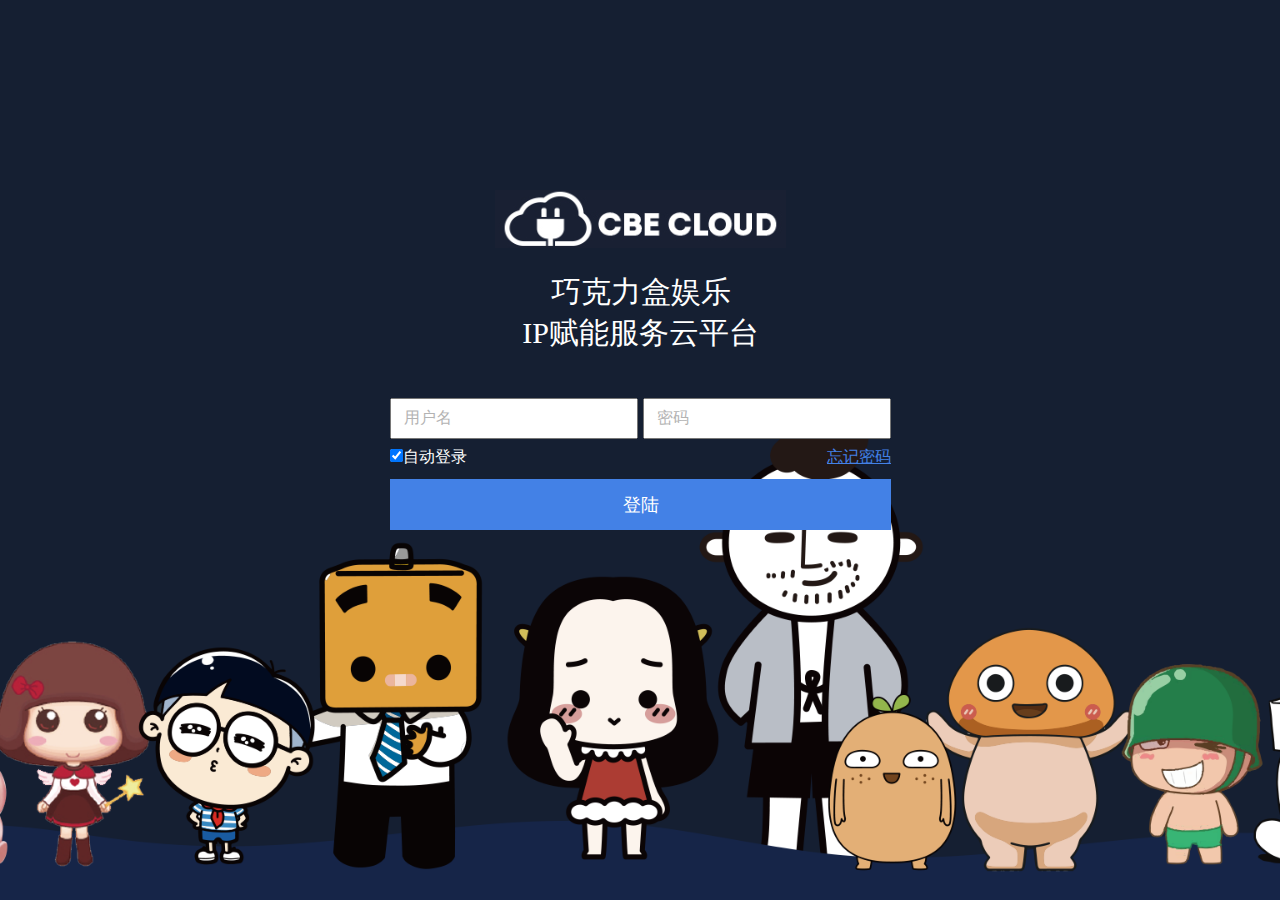
<file: data/lingshi/lingshi/index.html>
<!DOCTYPE html>
<html>
<head lang="en">
    <meta charset="UTF-8">
    <title>登陆</title>
    <link rel="stylesheet " type="text/css" href="css/login.css">
    <link rel="stylesheet " type="text/css" href="css/public.css">
</head>
<body>
<div class="login">
    <div class="login_content">
    <div>
        <img  class="login_img" src="img/logo+text.png">
    </div>
    <div class="login__name">
        <p style="font-family:SourceHanSansCN-Bold;font-size: 30px">巧克力盒娱乐</p>
        <p style="font-family:SourceHanSansCN-Regular;font-size: 30px">IP赋能服务云平台</p>
    </div>
    <div class="login_text">
        <div class="login_note"></div>
        <div style="height: 37px">
        <form id="loginform" name="loginform" autocomplete="on" method="post">
        <input  style="float: left"  name="email" id="email"  placeholder="用户名"/>
        <input  style="float: right" type="password" id="password" placeholder="密码"/>
         </form>
        </div>
        <div class="login_forget">
            <span style="float: left"><input  style="padding: 0" id="isRemberPwdId" type="checkbox"/>自动登录</span>
            <span style="float: right"><a href="#" style="color: #4381E6">忘记密码</a></span>
        </div>
        <button class="tologin" onclick="login()">登陆</button>
    </div>
    </div>
</div>
<script src="./lib/jquery-1.11.3.js"></script>
<script src="js/login.js"></script>
<script>
    //获取当前屏幕高度
    var crruntheight=$(window).height()
    var crruntwidth=$(window).width()
    $(".login").css("height",crruntheight)
    $(".login").css("width",crruntwidth)
    $(".login_content").css("top",crruntheight/2-260+"px")
    $(".login_content").css("left",crruntwidth/2-250+"px")
    /*窗口变化的时候*/
    window.onresize=function(){
        var crruntheight1=$(window).height()
        var crruntwidth1=$(window).width()
        $(".login").css("height",crruntheight1)
        $(".login").css("width",crruntwidth1)
        $(".login_content").css("top",crruntheight1/2-260+"px")
        $(".login_content").css("left",crruntwidth1/2-250+"px")
    }

</script>
</body>
</html>
</file>
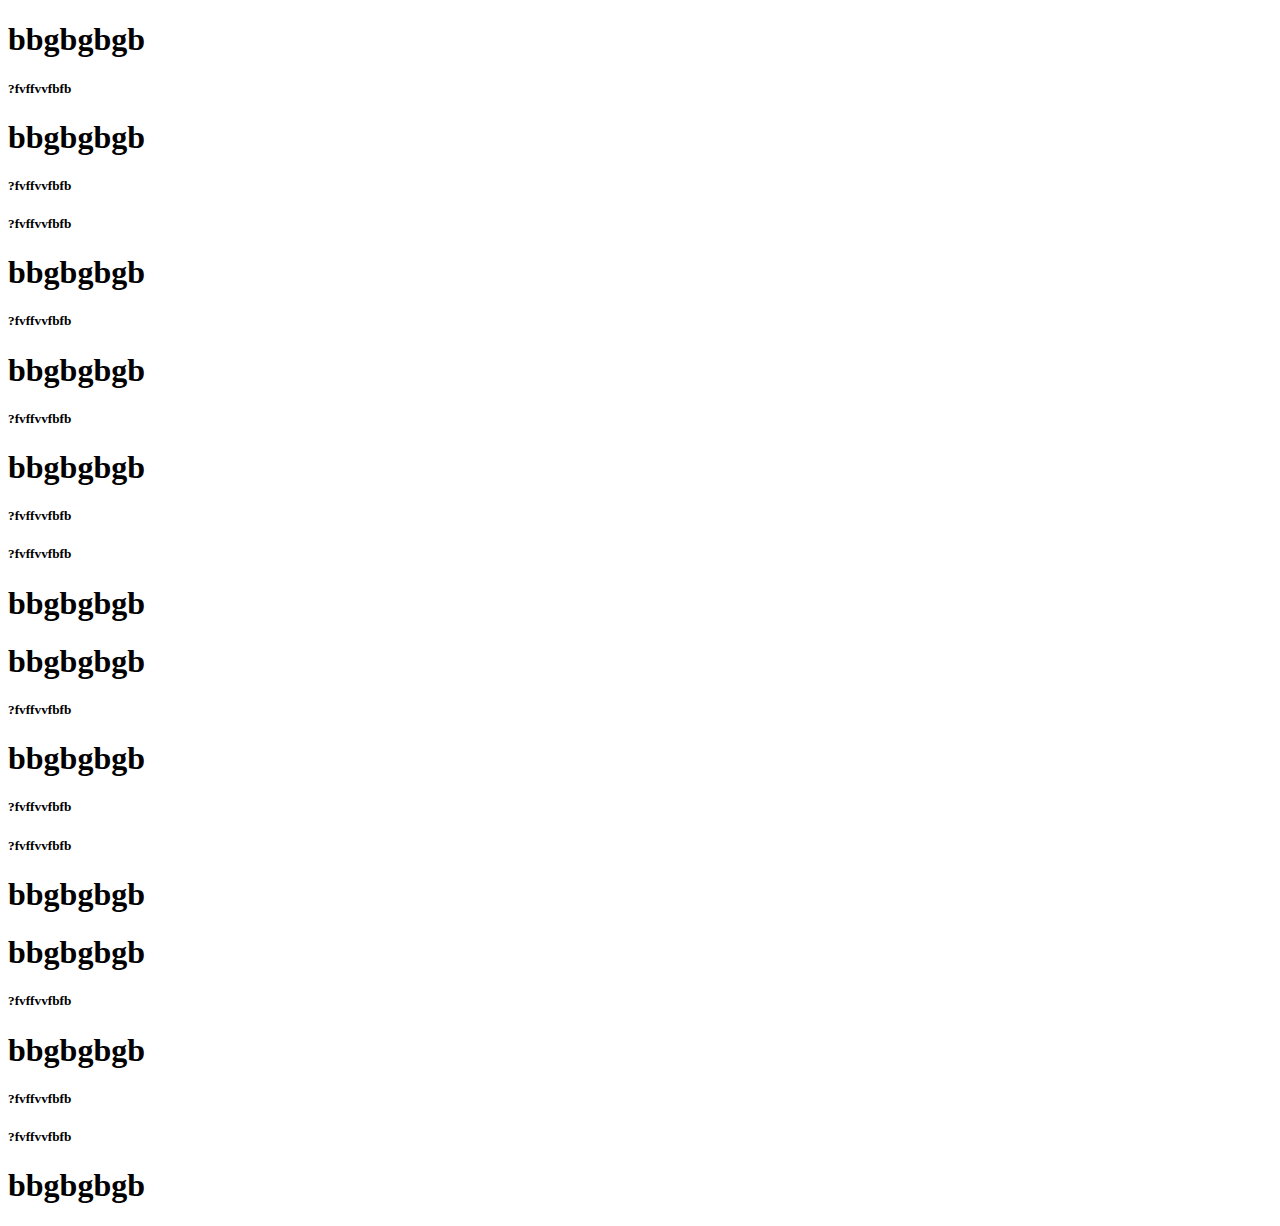
<file: vvv.html>
<!DOCTYPE html>
<html lang="en">
<head>
    <meta charset="UTF-8">
    <title>Title</title>
</head>
<body>
<h1>bbgbgbgb</h1>
<h5>?fvffvvfbfb</h5><h1>bbgbgbgb</h1>
<h5>?fvffvvfbfb</h5>
<h5>?fvffvvfbfb</h5><h1>bbgbgbgb</h1>
<h5>?fvffvvfbfb</h5>




<h1>bbgbgbgb</h1>
<h5>?fvffvvfbfb</h5><h1>bbgbgbgb</h1>
<h5>?fvffvvfbfb</h5>
<h5>?fvffvvfbfb</h5><h1>bbgbgbgb</h1><h1>bbgbgbgb</h1>
<h5>?fvffvvfbfb</h5><h1>bbgbgbgb</h1>
<h5>?fvffvvfbfb</h5>
<h5>?fvffvvfbfb</h5><h1>bbgbgbgb</h1><h1>bbgbgbgb</h1>
<h5>?fvffvvfbfb</h5><h1>bbgbgbgb</h1>
<h5>?fvffvvfbfb</h5>
<h5>?fvffvvfbfb</h5><h1>bbgbgbgb</h1>
</body>
</html>
</file>
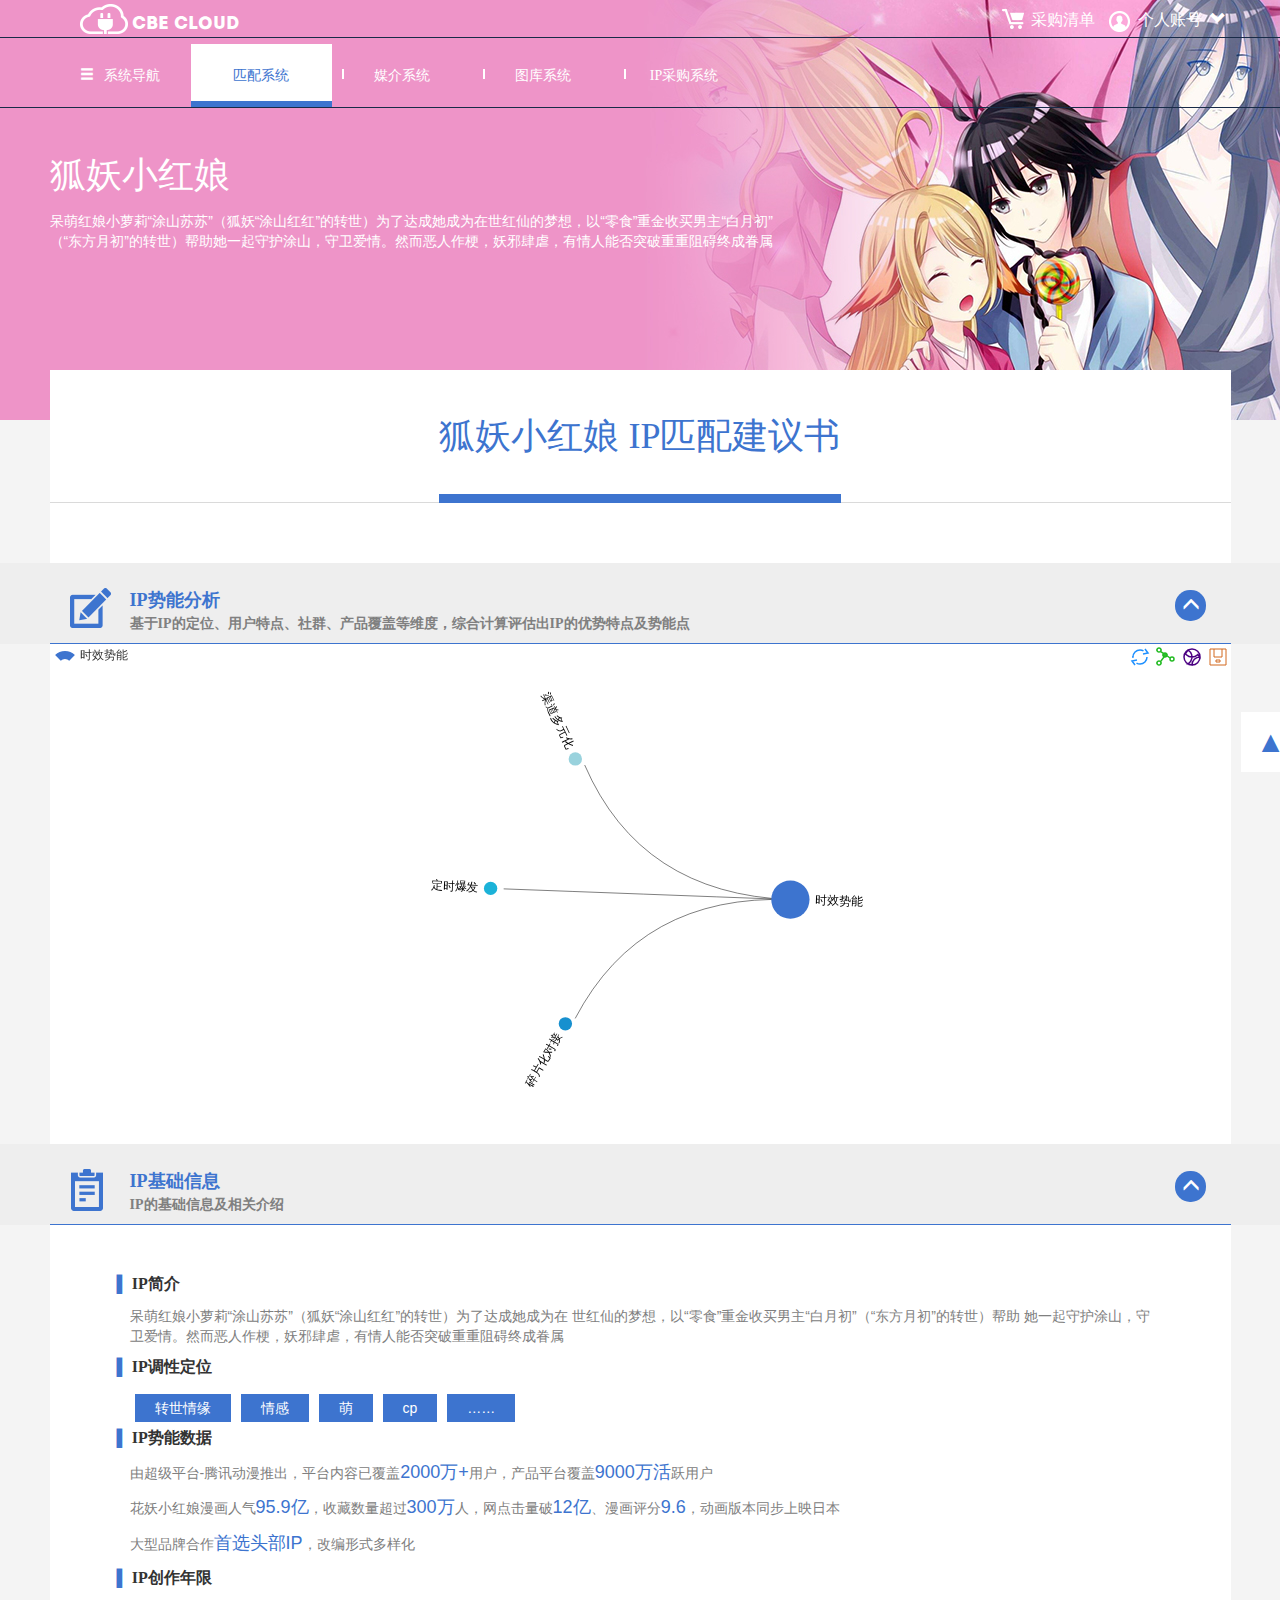
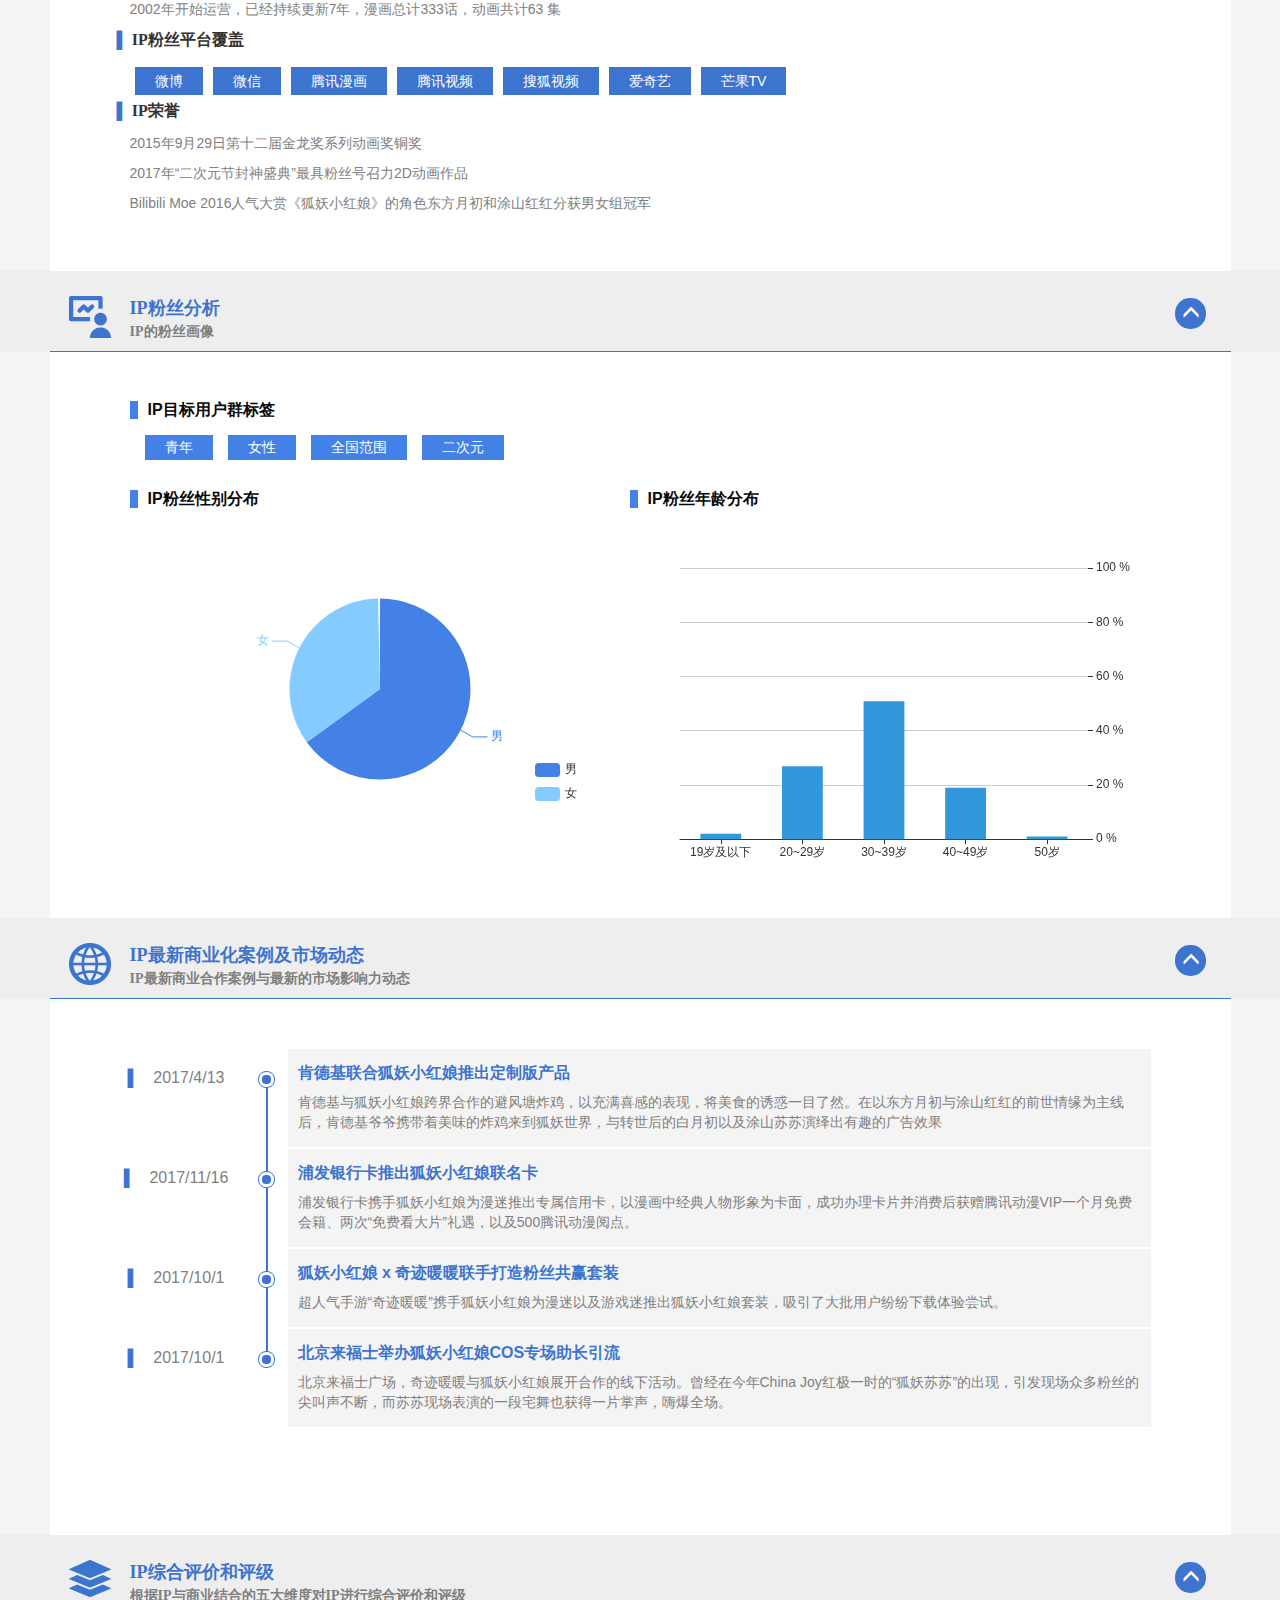
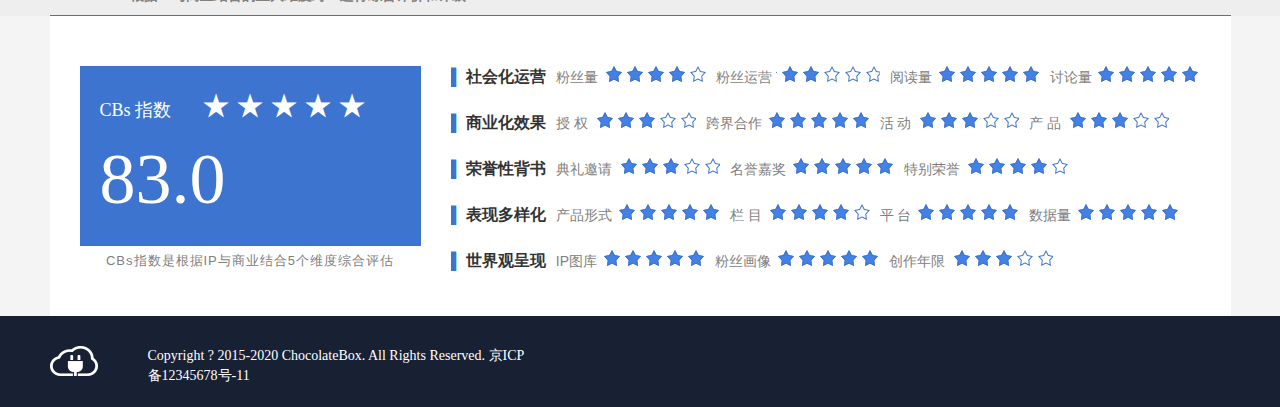
<file: data/lingshi/lingshi/matching_proposal_hyxhn.html>
<!DOCTYPE html>
<html>
<head lang="en">
    <meta charset="UTF-8">
    <title>狐妖小红娘匹配建议说明书</title>
    <!-- 4. 强制IE浏览使用最新的版本来渲染网页-->
    <meta http-equiv="x-ua-compatible" content="IE=edge"/>
    <!--  5. 移动设备做优先  ，比如网页大小， 是否允许缩放-->
    <meta name="viewport" content="width=device-width,initial-scale=1.0,minimum-scale=1.0,maximum-scale=1.0,user-scalable=no" />
    <link rel="stylesheet " type="text/css" href="css/public.css">
    <link rel="stylesheet " type="text/css" href="css/nav&footer.css">
    <link rel="stylesheet " type="text/css" href="css/photo_system.css">
    <link rel="stylesheet " type="text/css" href="css/media_system.css">
    <link rel="stylesheet " type="text/css" href="css/matching_proposal.css">
    <link rel="stylesheet " type="text/css" href="css/hyxhn.css">
    <!-- 引入 Bootstrap -->
    <link href="./lib/bootstrap-3.3.5-dist/css/bootstrap.css" rel="stylesheet">
    <!-- 6. 针对IE 9 以下版本对HTML5的兼容性问题。-->
    <!--[if lt IE 9]>
    <script src="https://cdn.bootcss.com/html5shiv/3.7.3/html5shiv.min.js"></script>
    <script src="https://cdn.bootcss.com/respond.js/1.4.2/respond.min.js"></script>
    <![endif]-->
</head>
<body  style="background-color: #f4f4f4">
<span class="pagename"  data-pagename="recommend"></span>
    <div id="nav"></div>
    <div class="banner">
    <div class="banner_text">
        <p>
            狐妖小红娘
        </p>
        <p>呆萌红娘小萝莉“涂山苏苏”（狐妖“涂山红红”的转世）为了达成她成为在世红仙的梦想，以“零食”重金收买男主“白月初”（“东方月初”的转世）帮助她一起守护涂山，守卫爱情。然而恶人作梗，妖邪肆虐，有情人能否突破重重阻碍终成眷属</p>
    </div>
</div>
    <div class="content">
  <div class="matching_proposal_title">
    <div class="matching_proposal_title_div">
     <span>
     狐妖小红娘 IP匹配建议书
     </span>
 </div>
  </div>
</div>
    <div  class="matching_proposal_content">
        <!--IP势能分析-->
        <div class="matching_proposal_content_list" >
            <div class="content_list_header">
                <div class="content_list_header_in" data-toggle="collapse" data-target="#analysis" data-itarget="1">
                    <div class="header_content">
                        <div class="header_content_icon">
                            <img src="./img/m_1.png"/>
                        </div>
                        <div class="header_content_text">
                            <p>IP势能分析</p>

                            <p>基于IP的定位、用户特点、社群、产品覆盖等维度，综合计算评估出IP的优势特点及势能点</p>
                        </div>
                        <div class="header_button_box">
                            <div  class="header_button" >
                                <span class=" glyphicon glyphicon-menu-up"></span>
                            </div>
                        </div>
                    </div>
                </div>
            </div>
            <div id="analysis" style="padding: 0" class="content_list_text    collapse in">
                <div style="height: 500px" id="content_list_analysis" class="content_list_analysis">
                 <!--   <img style="width: 100%;" src="img/hyxhn_p.jpg"/>-->
                </div>
            </div>
        </div>
        <!--IP基础信息-->
        <div class="matching_proposal_content_list" >
            <div class="content_list_header">
                <div class="content_list_header_in" data-toggle="collapse" data-target="#basics" data-itarget="2">
                    <div class="header_content">
                        <div class="header_content_icon">
                            <img src="./img/m_2.png"/>
                        </div>
                        <div class="header_content_text">
                            <p>IP基础信息</p>

                            <p>IP的基础信息及相关介绍</p>
                        </div>
                        <div  class="header_button_box">
                            <div class="header_button">
                                <span class=" glyphicon glyphicon-menu-up"></span>
                            </div>
                        </div>
                    </div>
                </div>
            </div>
            <div id="basics" class="content_list_text  collapse in">
                <div class="content_list_basics">
                    <div>
                        <div class="m_lable">
                            <span class="m_lable_p">▌</span>
                            <span class="m_lable_t">IP简介</span>
                        </div>
                        <p class="list_basics01">
                            呆萌红娘小萝莉“涂山苏苏”（狐妖“涂山红红”的转世）为了达成她成为在
                            世红仙的梦想，以“零食”重金收买男主“白月初”（“东方月初”的转世）帮助
                            她一起守护涂山，守卫爱情。然而恶人作梗，妖邪肆虐，有情人能否突破重重阻碍终成眷属
                        </p>
                    </div>
                    <div>
                        <div class="m_lable">
                            <span class="m_lable_p">▌</span>
                            <span class="m_lable_t">IP调性定位</span>
                        </div>
                        <div class="list_basics02">
                            <div>转世情缘</div>
                            <div>情感</div>
                            <div>萌</div>
                            <div>cp</div>
                            <div>……</div>
                        </div>
                    </div>
                    <div>
                        <div class="m_lable">
                            <span class="m_lable_p">▌</span>
                            <span class="m_lable_t">IP势能数据</span>
                        </div>
                        <div class="list_basics03">
                            <p>由超级平台-腾讯动漫推出，平台内容已覆盖<span>2000万+</span>用户，产品平台覆盖<span>9000万活</span>跃用户</p>

                            <p> 花妖小红娘漫画人气<span>95.9亿</span>，收藏数量超过<span>300万</span>人，网点击量破<span>12亿</span>、漫画评分<span>9.6</span>，动画版本同步上映日本</p>

                            <p>大型品牌合作<span>首选头部IP</span>，改编形式多样化</p>
                        </div>
                    </div>
                    <div>
                        <div class="m_lable">
                            <span class="m_lable_p">▌</span>
                            <span class="m_lable_t">IP创作年限</span>
                        </div>
                        <div class="list_basics04">
                            <p>2002年开始运营，已经持续更新7年，漫画总计333话，动画共计63 集</p>
                        </div>
                    </div>
                    <div>
                        <div class="m_lable">
                            <span class="m_lable_p">▌</span>
                            <span class="m_lable_t">IP粉丝平台覆盖</span>
                        </div>
                        <div class="list_basics05">
                            <div class="list_basics02">
                                <div>微博</div>
                                <div>微信</div>
                                <div>腾讯漫画</div>
                                <div>腾讯视频</div>
                                <div>搜狐视频</div>
                                <div>爱奇艺</div>
                                <div>芒果TV</div>
                            </div>
                        </div>
                    </div>
                    <div>
                        <div class="m_lable">
                            <span class="m_lable_p">▌</span>
                            <span class="m_lable_t">IP荣誉</span>
                        </div>
                        <div class="list_basics06">
                            <p>  2015年9月29日第十二届金龙奖系列动画奖铜奖 </p>
                            <p>  2017年“二次元节封神盛典”最具粉丝号召力2D动画作品</p>
                            <p>   Bilibili Moe 2016人气大赏《狐妖小红娘》的角色东方月初和涂山红红分获男女组冠军 </p>
                        </div>
                    </div>
                </div>
            </div>
        </div>
        <!-- IP粉丝势能分布-->
        <div class="matching_proposal_content_list" >
            <div class="content_list_header">
                <div class="content_list_header_in" data-toggle="collapse" data-target="#fans" data-itarget="3">
                    <div class="header_content">
                        <div class="header_content_icon">
                            <img src="./img/m_3.png"/>
                        </div>
                        <div class="header_content_text">
                            <p>IP粉丝分析</p>

                            <p>IP的粉丝画像</p>
                        </div>
                        <div  class="header_button_box" >
                            <div  class="header_button">
                                <span class=" glyphicon glyphicon-menu-up"></span>
                            </div>
                        </div>
                    </div>
                </div>
            </div>
            <div id="fans" class="content_list_text  collapse in">
            	<div class="target-user-grou">
					<div class="charts-title">IP目标用户群标签</div>
					<ul class="target-user-list">
						<li>青年</li>
						<li>女性</li>
						<li>全国范围</li>
						<li>二次元</li>
					</ul>
            	</div>
                <div class="content_list_fans">
	             
                    <div class="fans">
                        <div class="charts-title">IP粉丝性别分布</div>
                        <div class="fans_sex fan_map" id="fans_sex">
                        </div>
                    </div>
                    <div class="fans">
                        <div class="charts-title">IP粉丝年龄分布</div>
                        <div class="fans_age fan_map"  id="fans_age">
                        </div>
                    </div>
                </div>
            </div>
        </div>
        <!-- IP最新商业化案例及市场动态-->
        <div class="matching_proposal_content_list" >
            <div class="content_list_header">
                <div class="content_list_header_in" data-toggle="collapse" data-target="#work" data-itarget="4">
                    <div class="header_content">
                        <div class="header_content_icon">
                            <img src="./img/m_4.png"/>
                        </div>
                        <div class="header_content_text">
                            <p>IP最新商业化案例及市场动态</p>

                            <p>IP最新商业合作案例与最新的市场影响力动态</p>
                        </div>
                        <div   class="header_button_box">
                            <div  class="header_button">
                                <span class=" glyphicon glyphicon-menu-up"></span>
                            </div>
                        </div>
                    </div>
                </div>
            </div>
            <div  id="work"  class="content_list_text  collapse in">
                <div class="content_list_work">
                    <div class="time_line">
                        <div class="time_time">
                            <div style="margin-top: -10px;text-align: center">
                                <span style="color: #3D74CF;margin-left: -30px ;margin-right: 10px"> ▌</span>
                                <span>2017/4/13</span>
                            </div>
                            <div class="time_circle">
                                <div class="time_circle_in" > </div>
                            </div>
                        </div>
                        <div class="time_text">
                            <h6>肯德基联合狐妖小红娘推出定制版产品</h6>
                            <p>
                                肯德基与狐妖小红娘跨界合作的避风塘炸鸡，以充满喜感的表现，将美食的诱惑一目了然。在以东方月初与涂山红红的前世情缘为主线后，肯德基爷爷携带着美味的炸鸡来到狐妖世界，与转世后的白月初以及涂山苏苏演绎出有趣的广告效果
                            </p>
                        </div>
                    </div>
                    <div class="time_line">
                        <div class="time_time">
                            <div style="margin-top: -10px;text-align: center">
                                <span style="color: #3D74CF;margin-left: -30px ;margin-right: 10px"> ▌</span>
                                <span>2017/11/16</span>
                            </div>
                            <div class="time_circle">
                                <div class="time_circle_in" > </div>
                            </div>
                        </div>
                        <div class="time_text">
                            <h6>浦发银行卡推出狐妖小红娘联名卡</h6>
                            <p>
                                浦发银行卡携手狐妖小红娘为漫迷推出专属信用卡，以漫画中经典人物形象为卡面，成功办理卡片并消费后获赠腾讯动漫VIP一个月免费会籍、两次“免费看大片”礼遇，以及500腾讯动漫阅点。
                            </p>
                        </div>
                    </div>
                    <div class="time_line">
                        <div class="time_time">
                            <div style="margin-top: -10px;text-align: center">
                                <span style="color: #3D74CF;margin-left: -30px ;margin-right: 10px"> ▌</span>
                                <span>2017/10/1</span>
                            </div>
                            <div class="time_circle">
                                <div class="time_circle_in" > </div>
                            </div>
                        </div>
                        <div class="time_text">
                            <h6>狐妖小红娘 x 奇迹暖暖联手打造粉丝共赢套装</h6>
                            <p>
                                超人气手游“奇迹暖暖”携手狐妖小红娘为漫迷以及游戏迷推出狐妖小红娘套装，吸引了大批用户纷纷下载体验尝试。
                            </p>
                        </div>
                    </div>
                    <div class="time_line">
                        <div style="border-right:2px solid #fff" class="time_time">
                            <div style="margin-top: -10px;text-align: center">
                                <span style="color: #3D74CF;margin-left: -30px ;margin-right: 10px"> ▌</span>
                                <span>2017/10/1</span>
                            </div>
                            <div class="time_circle">
                                <div class="time_circle_in" > </div>
                            </div>
                        </div>
                        <div class="time_text">
                            <h6>北京来福士举办狐妖小红娘COS专场助长引流</h6>
                            <p>
                                北京来福士广场，奇迹暖暖与狐妖小红娘展开合作的线下活动。曾经在今年China Joy红极一时的“狐妖苏苏”的出现，引发现场众多粉丝的尖叫声不断，而苏苏现场表演的一段宅舞也获得一片掌声，嗨爆全场。
                            </p>
                        </div>
                    </div>
                </div>
            </div>
        </div>
       <!-- IP综合评价和评级-->
        <div class="matching_proposal_content_list">
            <div class="content_list_header">
                <div class="content_list_header_in"  data-toggle="collapse" data-target="#rate"  data-itarget="5">
                    <div class="header_content">
                        <div class="header_content_icon">
                            <img src="./img/m_5.png"/>
                        </div>
                        <div class="header_content_text">
                            <p>IP综合评价和评级</p>

                            <p>根据IP与商业结合的五大维度对IP进行综合评价和评级</p>
                        </div>
                        <div  class="header_button_box">
                            <div  class="header_button">
                                <span class=" glyphicon glyphicon-menu-up"></span>
                            </div>
                        </div>
                    </div>
                </div>
            </div>
            <div  id="rate"  class="content_list_text  collapse in">
                <div class="content_list_rate">
                    <div class="content_list_rate_all">
                      <div class="content_list_rate_all1">
                          <span>CBs 指数 &nbsp;&nbsp;&nbsp;&nbsp;&nbsp;
                              <span class="start">★★★★★</span></span>
                          <p>83.0</p>
                      </div>
                        <div class="all_configer" >
                            CBs指数是根据IP与商业结合5个维度综合评估
                        </div>
                    </div>
                    <div class="content_list_rate_detil">
                      <div class="rate_detil_list">
                         <div class="rate_detil_list_title">
                            <span style="color: #3D74CF">▌</span> 社会化运营
                           </div>
                          <div class="out_start">
                              <span >粉丝量</span>
                              <div  style="background-position: -20px 0" class="in_start"></div>
                          </div>
                          <div class="out_start">
                              <span >粉丝运营</span>
                              <div   style="background-position: -60px 0"class="in_start"></div>
                          </div>
                          <div class="out_start">
                              <span >阅读量</span>
                              <div  style="background-position: 0px 0" class="in_start"></div>
                          </div>
                          <div class="out_start">
                              <span >讨论量</span>
                              <div   style="background-position: 0px 0"class="in_start"></div>
                          </div>
                      </div>
                        <div class="rate_detil_list">
                            <div class="rate_detil_list_title">
                                <span style="color: #3D74CF">▌</span> 商业化效果
                            </div>
                            <div class="out_start">
                                <span >授 权</span>
                                <div style="background-position: -40px 0" class="in_start"></div>
                            </div>
                            <div class="out_start">
                                <span >跨界合作</span>
                                <div   style="background-position: 0px 0"class="in_start"></div>
                            </div>
                            <div class="out_start">
                                <span >活 动</span>
                                <div  style="background-position: -40px 0" class="in_start"></div>
                            </div>
                            <div class="out_start">
                                <span >产 品</span>
                                <div  style="background-position: -40px 0" class="in_start"></div>
                            </div>
                        </div>
                        <div class="rate_detil_list">
                            <div class="rate_detil_list_title">
                                <span style="color: #3D74CF">▌</span> 荣誉性背书
                            </div>
                            <div class="out_start">
                                <span >典礼邀请</span>
                                <div  style="background-position: -40px 0" class="in_start"></div>
                            </div>
                            <div class="out_start">
                                <span >名誉嘉奖</span>
                                <div  style="background-position: 0px 0" class="in_start"></div>
                            </div>
                            <div class="out_start">
                                <span >特别荣誉</span>
                                <div  style="background-position: -20px 0" class="in_start"></div>
                            </div>
                        </div>
                        <div class="rate_detil_list">
                            <div class="rate_detil_list_title">
                                <span style="color: #3D74CF">▌</span> 表现多样化
                            </div>

                            <div class="out_start">
                                <span >产品形式</span>
                                <div   style="background-position: 0px 0" class="in_start"></div>
                            </div>
                            <div class="out_start">
                                <span >栏 目</span>
                                <div  style="background-position: -20px 0" class="in_start"></div>
                            </div>
                            <div class="out_start">
                                <span >平 台</span>
                                <div class="in_start"></div>
                            </div>
                            <div class="out_start">
                                <span >数据量</span>
                                <div   style="background-position: 0px 0" class="in_start"></div>
                            </div>
                        </div>
                        <div class="rate_detil_list">
                            <div class="rate_detil_list_title">
                                <span style="color: #3D74CF">▌</span> 世界观呈现
                            </div>
                            <div class="out_start">
                                <span >IP图库</span>
                                <div   style="background-position: 0px 0"class="in_start"></div>
                            </div>
                            <div class="out_start">
                                <span >粉丝画像</span>
                                <div  style="background-position: 0px 0" class="in_start"></div>
                            </div>
                            <div class="out_start">
                                <span >创作年限</span>
                                <div   style="background-position: -40px 0"class="in_start"></div>
                            </div>
                        </div>
                    </div>
                </div>
            </div>
        </div>
            <div class="to_top_button">
                ▲
            </div>
    </div>
    <div id="footer">
    </div>
<!-- 2. 引入jQuery库： -->
    <script src="./lib/jquery-1.11.3.js"></script>
<!-- 3. 引入 bootstrap 的js文件：-->
<script src="./lib/bootstrap-3.3.5-dist/js/bootstrap.js"></script>
<script src="js/nav&footer.js"></script>
    <script src="lib/echarts.js"></script>
    <script>
        //ip势能分析
        var myChart = echarts.init(document.getElementById('content_list_analysis'));
        option = {
            title : {
                text: '',
                x:'right',
                y:'bottom'
            },
            tooltip : {
                trigger: 'item',
                formatter: function (params) {
                    if (params.indicator2) {    // is edge
                        return params.indicator2 + ' ' + params.name + ' ' + params.indicator;
                    } else {    // is node
                        return params.name
                    }
                }
            },
            toolbox: {
                show : true,
                feature : {
                    restore : {show: true},
                    magicType: {show: true, type: ['force', 'chord']},
                    saveAsImage : {show: true}
                }
            },
            color: [
                "#3D74CF", '#1790cf','#1bb2d8','#99d2dd','#88b0bb',
                '#1c7099','#038cc4','#75abd0','#afd6dd'
            ],

            legend: {
                x: 'left',
                data:['时效势能']
            },
            series : [
                {
                    name: '',
                    type:'chord',
                    sort : 'ascending',
                    sortSub : 'descending',
                    ribbonType: false,
                    radius: '60%',
                    itemStyle : {
                        normal : {
                            label : {
                                rotate : true
                            }
                        }
                    },
                    minRadius: 7,
                    maxRadius: 20,
                    // 使用 nodes links 表达和弦图
                    nodes: [
                        {name:'碎片化对接'},
                        {name:'定时爆发'},
                        {name:'渠道多元化'},
                        {name:'时效势能'},
                    ],
                    links: [
                        {source: '时效势能', target: '定时爆发', weight: 1, name: '效力'},
                        {source: '时效势能', target: '渠道多元化', weight: 1, name: '效力'},
                        {source: '时效势能', target: '碎片化对接', weight: 1, name: '效力'},
                    ]
                }
            ]
        };
        myChart.setOption(option);
    </script>
<script src="js/echarts.min.js"></script>
 <script src="js/china.js"></script>
<script src="js/matching_proposal.js"></script>
<script>
    var time_text=$(".time_text")
    var time_time=$(".time_time")
    //*时间线给左边的额div赋值*/
    for(var t=0;t<time_text.length;t++){
        var time_text_height=$($(".time_text")[t]).css("height")
        $($(".time_time")[t]).css("height",time_text_height)
    }
function tophoto(){location.href='photo_system.html'}
function tomedia(){location.href='media_system.html'}
//ip粉丝性别分布
    var myChart1 = echarts.init(document.getElementById('fans_sex'));
    var option1 = {
        tooltip : {
            trigger: 'item',
            formatter: "{a} <br/>{b} : {c} ({d}%)"
        },
        legend: {
            orient: 'vertical',
            x:400,
            y:250,
            data: ['男','女']
        },
        series : [
            {
                name: '粉丝性别',
                type: 'pie',
                radius : '50%',
                center: ['50%', '50%'],
                data:[
                    {value:65, name:'男'},
                    {value:35, name:'女'}
                ],
                itemStyle: {
                    emphasis: {
                        shadowBlur: 10,
                        shadowOffsetX: 0,
                        shadowColor: 'rgba(0, 0, 0, 0.5)'
                    }
                }
            }
        ],
        color:['#4381E6','#84CCFF']
    };
    myChart1.setOption(option1);
//ip粉丝年龄分布
    var myChart2 = echarts.init(document.getElementById('fans_age'));
    var  option2 = {
        color: ['#3398DB'],
        tooltip : {
            trigger: 'axis',
            axisPointer : {            // 坐标轴指示器，坐标轴触发有效
                type : 'shadow'        // 默认为直线，可选为：'line' | 'shadow'
            }
        },
        grid: {
            left: 50,
            bottom: '3%',
            width:450,
            containLabel: true
        },
        xAxis : [
            {
                type : 'category',
                data : ['19岁及以下', '20~29岁', '30~39岁', '40~49岁', '50岁'],
                axisTick: {
                    alignWithLabel: true
                },
            }
        ],
        yAxis : [
            {

                type: 'value',
                min: 0,
                max: 100,
                position: 'right',
                axisLabel: {
                    formatter: '{value} %'
                },
                axisLine:{
                    show:false,
                }
            }
           
        ],
        series : [
            {
                name:'粉丝人数',
                type:'bar',
                barWidth: '50%',
                data:[2, 27, 51, 19, 1]
            }
        ]
    };
    myChart2.setOption(option2);
</script>
</body>
</html>
</file>
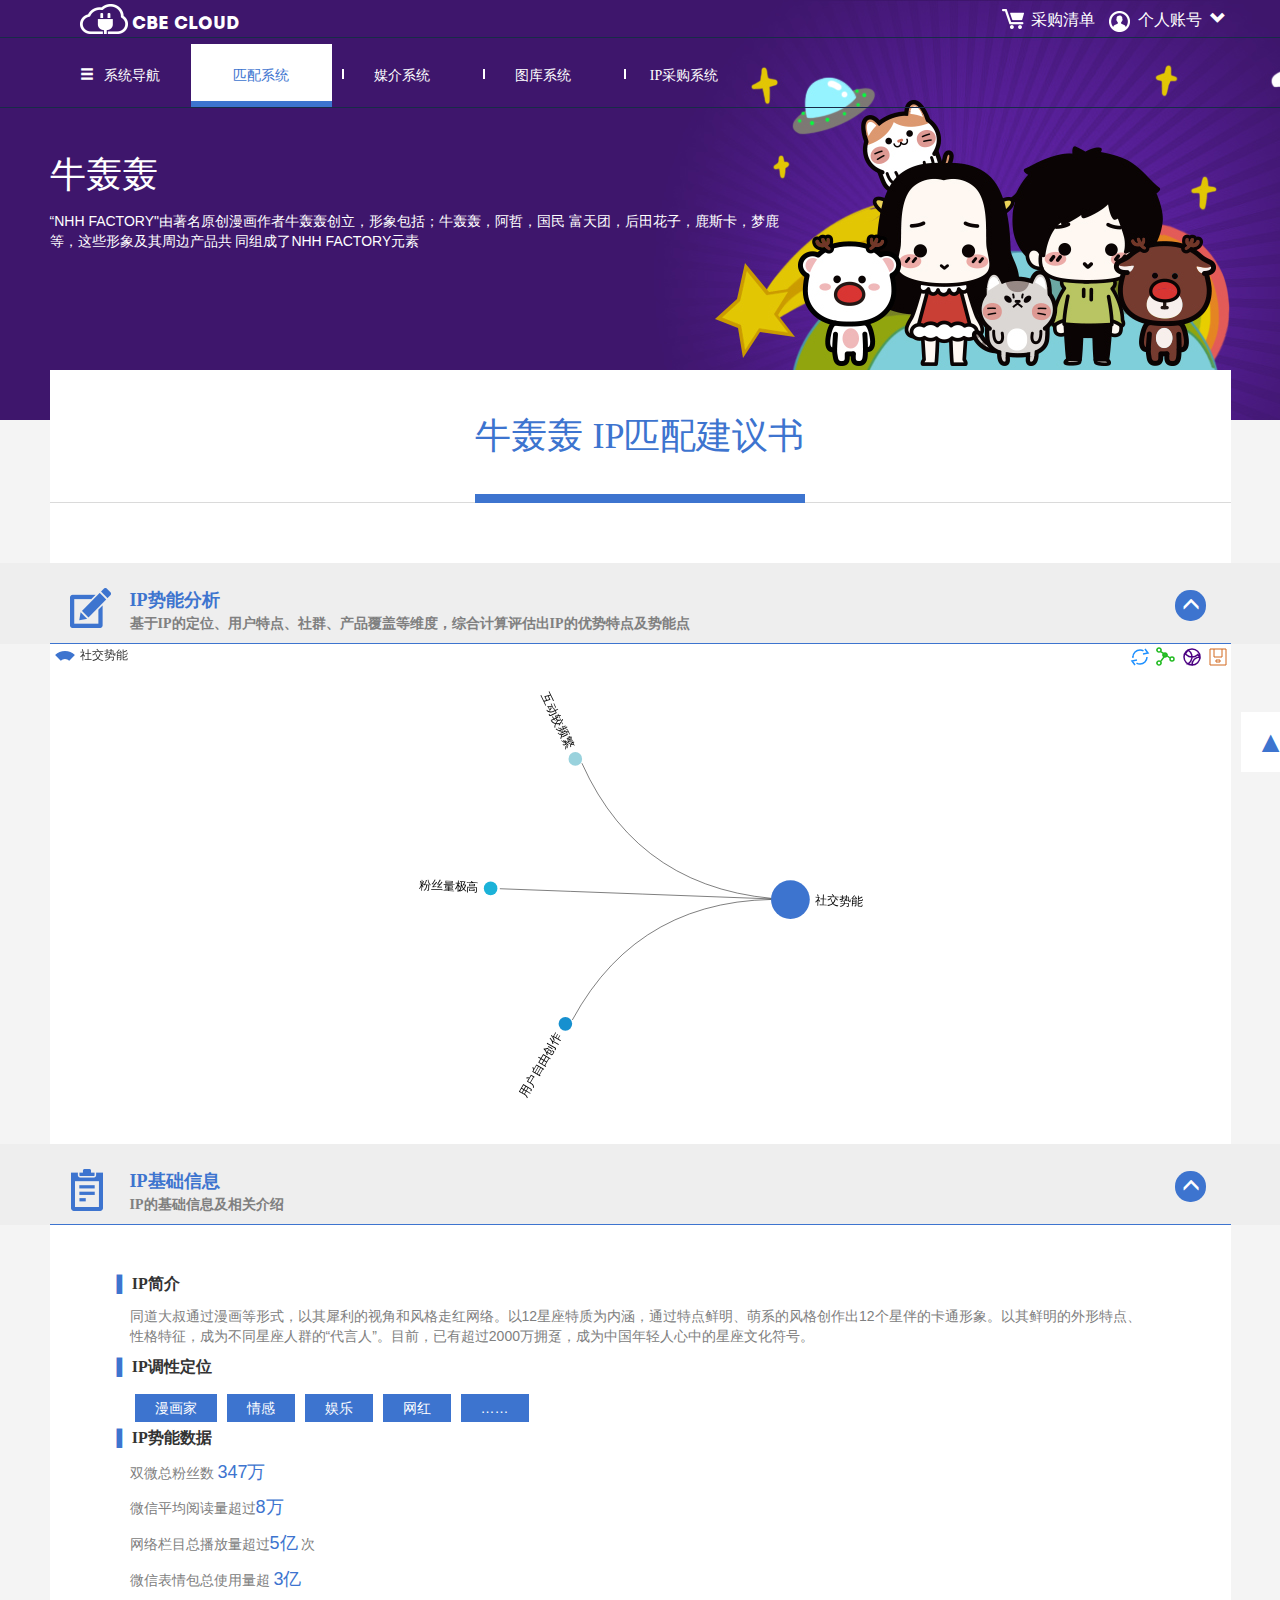
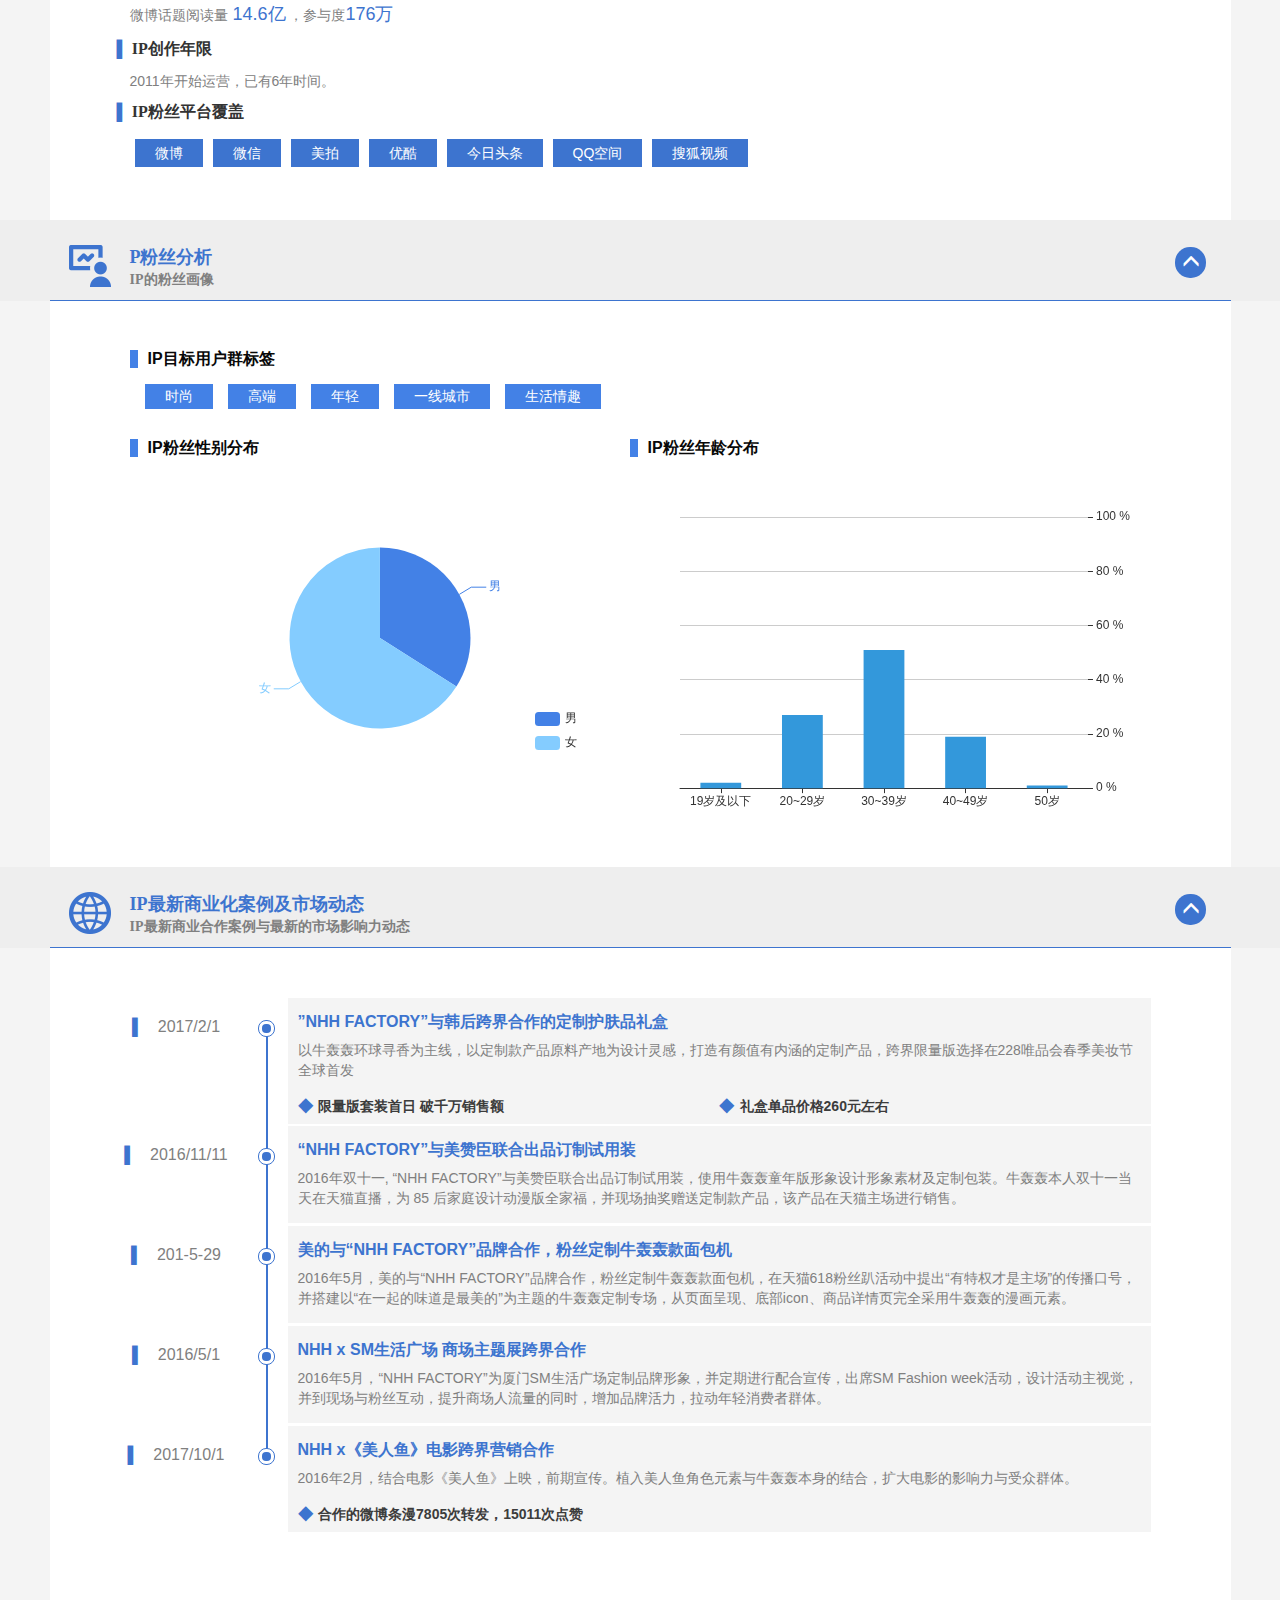
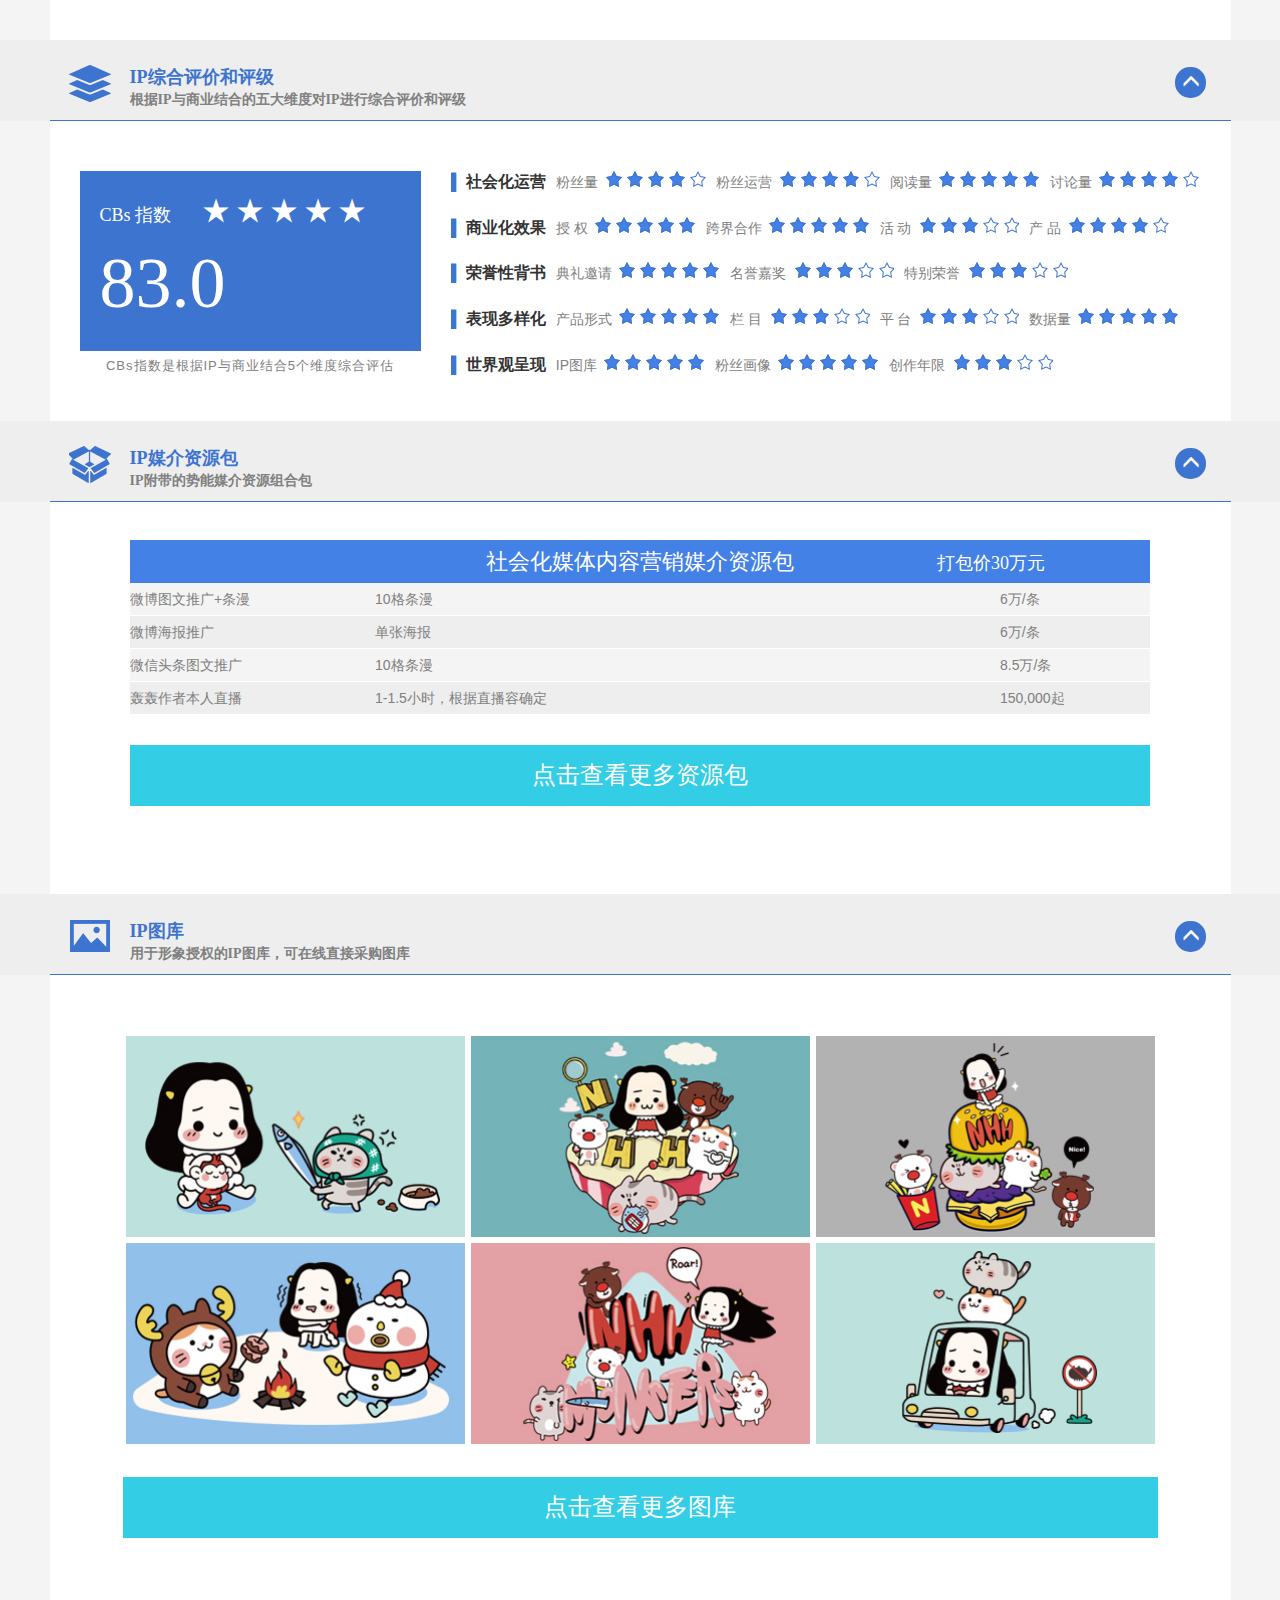
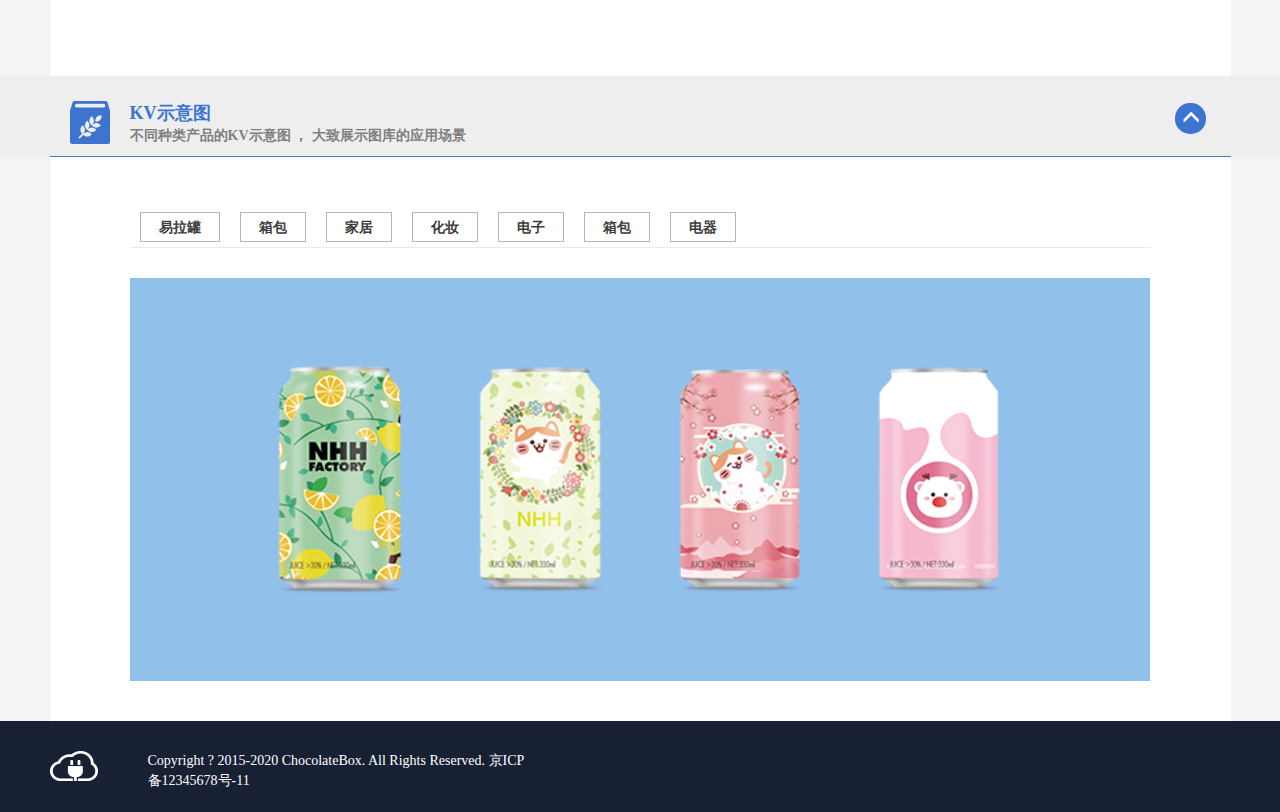
<file: data/lingshi/lingshi/matching_proposal_nhh.html>
<!DOCTYPE html>
<html>
<head lang="en">
    <meta charset="UTF-8">
    <title>匹配建议说明书</title>
    <!-- 4. 强制IE浏览使用最新的版本来渲染网页-->
    <meta http-equiv="x-ua-compatible" content="IE=edge"/>
    <!--  5. 移动设备做优先  ，比如网页大小， 是否允许缩放-->
    <meta name="viewport" content="width=device-width,initial-scale=1.0,minimum-scale=1.0,maximum-scale=1.0,user-scalable=no" />
    <link rel="stylesheet " type="text/css" href="css/public.css">
    <link rel="stylesheet " type="text/css" href="css/nav&footer.css">
    <link rel="stylesheet " type="text/css" href="css/photo_system.css">
    <link rel="stylesheet " type="text/css" href="css/media_system.css">
    <link rel="stylesheet " type="text/css" href="css/matching_proposal.css">
    <link rel="stylesheet " type="text/css" href="css/nhh.css">
    <!-- 引入 Bootstrap -->
    <link href="./lib/bootstrap-3.3.5-dist/css/bootstrap.css" rel="stylesheet">
    <!-- 6. 针对IE 9 以下版本对HTML5的兼容性问题。-->
    <!--[if lt IE 9]>
    <script src="https://cdn.bootcss.com/html5shiv/3.7.3/html5shiv.min.js"></script>
    <script src="https://cdn.bootcss.com/respond.js/1.4.2/respond.min.js"></script>
    <![endif]-->
</head>
<body  style="background-color: #f4f4f4">
<span class="pagename"  data-pagename="recommend"></span>
    <div id="nav"></div>
    <div class="banner">
    <div class="banner_text">
        <p>
            牛轰轰
        </p>
        <p>
            “NHH FACTORY"由著名原创漫画作者牛轰轰创立，形象包括；牛轰轰，阿哲，国民
            富天团，后田花子，鹿斯卡，梦鹿等，这些形象及其周边产品共
            同组成了NHH FACTORY元素
        </p>
    </div>
</div>
    <div class="content">
  <div class="matching_proposal_title">
    <div class="matching_proposal_title_div">
     <span>
  牛轰轰 IP匹配建议书
     </span>
 </div>
  </div>
</div>
    <div  class="matching_proposal_content">
        <!--IP势能分析-->
        <div class="matching_proposal_content_list" >
            <div class="content_list_header">
                <div class="content_list_header_in" data-toggle="collapse" data-target="#analysis" data-itarget="1">
                    <div class="header_content">
                        <div class="header_content_icon">
                            <img src="./img/m_1.png"/>
                        </div>
                        <div class="header_content_text">
                            <p>IP势能分析</p>

                            <p>基于IP的定位、用户特点、社群、产品覆盖等维度，综合计算评估出IP的优势特点及势能点</p>
                        </div>
                        <div  class="header_button_box">
                            <div  class="header_button" >
                                <span class=" glyphicon glyphicon-menu-up"></span>
                            </div>
                        </div>
                    </div>
                </div>
            </div>
            <div id="analysis" style="padding: 0" class="content_list_text    collapse in">
                <div style="height: 500px" id="content_list_analysis" class="content_list_analysis">
                </div>
            </div>
        </div>
        <!--IP基础信息-->
        <div class="matching_proposal_content_list" >
            <div class="content_list_header">
                <div class="content_list_header_in" data-toggle="collapse" data-target="#basics" data-itarget="2">
                    <div class="header_content">
                        <div  class="header_content_icon">
                            <img src="./img/m_2.png"/>
                        </div>
                        <div class="header_content_text">
                            <p>IP基础信息</p>

                            <p>IP的基础信息及相关介绍</p>
                        </div>
                        <div  class="header_button_box">
                            <div class="header_button">
                                <span class=" glyphicon glyphicon-menu-up"></span>
                            </div>
                        </div>
                    </div>
                </div>
            </div>
            <div id="basics" class="content_list_text  collapse in">
                <div class="content_list_basics">
                    <div>
                        <div class="m_lable">
                            <span class="m_lable_p">▌</span>
                            <span class="m_lable_t">IP简介</span>
                        </div>
                        <p class="list_basics01">
                            同道大叔通过漫画等形式，以其犀利的视角和风格走红网络。以12星座特质为内涵，通过特点鲜明、萌系的风格创作出12个星伴的卡通形象。以其鲜明的外形特点、性格特征，成为不同星座人群的“代言人”。目前，已有超过2000万拥趸，成为中国年轻人心中的星座文化符号。
                        </p>
                    </div>
                    <div>
                        <div class="m_lable">
                            <span class="m_lable_p">▌</span>
                            <span class="m_lable_t">IP调性定位</span>
                        </div>
                        <div class="list_basics02">
                            <div>漫画家</div>
                            <div>情感</div>
                            <div>娱乐</div>
                            <div>网红</div>
                            <div>……</div>
                        </div>
                    </div>
                    <div>
                        <div class="m_lable">
                            <span class="m_lable_p">▌</span>
                            <span class="m_lable_t">IP势能数据</span>
                        </div>
                        <div class="list_basics03">
                            <p>双微总粉丝数 <span>347万</span></p>
                            <p>  微信平均阅读量超过<span>8万</span></p>
                            <p>  网络栏目总播放量超过<span>5亿</span> 次</p>
                            <p>   微信表情包总使用量超 <span>3亿</span></p>
                            <p>  微博话题阅读量<span> 14.6亿</span> ，参与度<span>176万</span></p>
                        </div>
                    </div>
                    <div>
                        <div class="m_lable">
                            <span class="m_lable_p">▌</span>
                            <span class="m_lable_t">IP创作年限</span>
                        </div>
                        <div class="list_basics04">
                            <p>2011年开始运营，已有6年时间。</p>
                        </div>
                    </div>
                    <div>
                        <div class="m_lable">
                            <span class="m_lable_p">▌</span>
                            <span class="m_lable_t">IP粉丝平台覆盖</span>
                        </div>
                        <div class="list_basics05">
                            <div class="list_basics02">
                                <div>微博</div>
                                <div>微信</div>
                                <div>美拍</div>
                                <div>优酷</div>
                                <div>今日头条</div>
                                <div>QQ空间</div>
                                <div>搜狐视频</div>
                            </div>
                        </div>
                    </div>
                </div>
            </div>
        </div>
        <!-- IP粉丝势能分布-->
        <div class="matching_proposal_content_list" >
            <div class="content_list_header">
                <div class="content_list_header_in" data-toggle="collapse" data-target="#fans" data-itarget="3">
                    <div class="header_content">
                        <div  class="header_content_icon">
                            <img src="./img/m_3.png"/>
                        </div>
                        <div class="header_content_text">
                            <p>P粉丝分析</p>

                            <p>IP的粉丝画像</p>
                        </div>
                        <div  class="header_button_box" >
                            <div  class="header_button">
                                <span class=" glyphicon glyphicon-menu-up"></span>
                            </div>
                        </div>
                    </div>
                </div>
            </div>
            <div id="fans" class="content_list_text  collapse in">
            	<div class="target-user-grou">
					<div class="charts-title">IP目标用户群标签</div>
					<ul class="target-user-list">
						<li>时尚</li>
						<li>高端</li>
						<li>年轻</li>
						<li>一线城市</li>
						<li>生活情趣</li>
					</ul>
            	</div>
        
                <div class="content_list_fans">
	             
                    <div class="fans">
                        <div class="charts-title">IP粉丝性别分布</div>
                        <div class="fans_sex fan_map" id="fans_sex">
                        </div>
                    </div>
                    <div class="fans">
                        <div class="charts-title">IP粉丝年龄分布</div>
                        <div class="fans_age fan_map"  id="fans_age">
                        </div>
                    </div>
                </div>
            </div>
        </div>
        <!-- IP最新商业化案例及市场动态-->
        <div class="matching_proposal_content_list" >
            <div class="content_list_header">
                <div class="content_list_header_in" data-toggle="collapse" data-target="#work" data-itarget="4">
                    <div class="header_content">
                        <div  class="header_content_icon" >
                            <img src="./img/m_4.png"/>
                        </div>
                        <div class="header_content_text">
                            <p>IP最新商业化案例及市场动态</p>

                            <p>IP最新商业合作案例与最新的市场影响力动态</p>
                        </div>
                        <div  class="header_button_box" >
                            <div  class="header_button">
                                <span class=" glyphicon glyphicon-menu-up"></span>
                            </div>
                        </div>
                    </div>
                </div>
            </div>
            <div  id="work"  class="content_list_text  collapse in">
                <div class="content_list_work">
                    <div class="time_line">
                        <div class="time_time">
                            <div style="margin-top: -10px;text-align: center">
                                <span style="color: #3D74CF;margin-left: -30px ;margin-right: 10px"> ▌</span>
                                <span>2017/2/1</span>
                            </div>
                            <div class="time_circle">
                                <div class="time_circle_in" > </div>
                            </div>
                        </div>
                        <div class="time_text">
                            <h6>”NHH FACTORY”与韩后跨界合作的定制护肤品礼盒</h6>
                            <p>
                                以牛轰轰环球寻香为主线，以定制款产品原料产地为设计灵感，打造有颜值有内涵的定制产品，跨界限量版选择在228唯品会春季美妆节全球首发
                            </p>
                            <div  class="time_text_activity">
                                <div>
                                      <span style="color:#3D74CF ;font-size: 20px">
                                            ◆
                                      </span>
                                    <b>限量版套装首日 破千万销售额
                                       </b>
                                </div>
                                <div>
                                      <span style="color:#3D74CF ;font-size: 20px">
                                            ◆
                                      </span>
                                    <b> 礼盒单品价格260元左右</b>
                                </div>
                            </div>
                        </div>
                    </div>
                    <div class="time_line">
                        <div class="time_time">
                            <div style="margin-top: -10px;text-align: center">
                                <span style="color: #3D74CF;margin-left: -30px ;margin-right: 10px"> ▌</span>
                                <span>2016/11/11</span>
                            </div>
                            <div class="time_circle">
                                <div class="time_circle_in" > </div>
                            </div>
                        </div>
                        <div class="time_text">
                            <h6>“NHH FACTORY”与美赞臣联合出品订制试用装</h6>
                            <p>
                                2016年双十一, “NHH FACTORY”与美赞臣联合出品订制试用装，使用牛轰轰童年版形象设计形象素材及定制包装。牛轰轰本人双十一当天在天猫直播，为 85 后家庭设计动漫版全家福，并现场抽奖赠送定制款产品，该产品在天猫主场进行销售。
                            </p>
                        </div>
                    </div>
                    <div class="time_line">
                        <div  class="time_time">
                            <div style="margin-top: -10px;text-align: center">
                                <span style="color: #3D74CF;margin-left: -30px ;margin-right: 10px"> ▌</span>
                                <span>201-5-29</span>
                            </div>
                            <div class="time_circle">
                                <div class="time_circle_in" > </div>
                            </div>
                        </div>
                        <div class="time_text">
                            <h6>美的与“NHH FACTORY”品牌合作，粉丝定制牛轰轰款面包机</h6>
                            <p>
                                2016年5月，美的与“NHH FACTORY”品牌合作，粉丝定制牛轰轰款面包机，在天猫618粉丝趴活动中提出“有特权才是主场”的传播口号，并搭建以“在一起的味道是最美的”为主题的牛轰轰定制专场，从页面呈现、底部icon、商品详情页完全采用牛轰轰的漫画元素。
                            </p>
                        </div>
                    </div>
                    <div class="time_line">
                        <div  class="time_time">
                            <div style="margin-top: -10px;text-align: center">
                                <span style="color: #3D74CF;margin-left: -30px ;margin-right: 10px"> ▌</span>
                                <span>2016/5/1</span>
                            </div>
                            <div class="time_circle">
                                <div class="time_circle_in" > </div>
                            </div>
                        </div>
                        <div class="time_text">
                            <h6>NHH x SM生活广场 商场主题展跨界合作</h6>
                            <p>
                                2016年5月，“NHH FACTORY”为厦门SM生活广场定制品牌形象，并定期进行配合宣传，出席SM Fashion week活动，设计活动主视觉，并到现场与粉丝互动，提升商场人流量的同时，增加品牌活力，拉动年轻消费者群体。
                            </p>
                        </div>
                    </div>
                    <div class="time_line">
                        <div style="border-right:2px solid #fff" class="time_time">
                            <div style="margin-top: -10px;text-align: center">
                                <span style="color: #3D74CF;margin-left: -30px ;margin-right: 10px"> ▌</span>
                                <span>2017/10/1</span>
                            </div>
                            <div class="time_circle">
                                <div class="time_circle_in" > </div>
                            </div>
                        </div>
                        <div class="time_text">
                            <h6>NHH x《美人鱼》电影跨界营销合作</h6>
                            <p>
                                2016年2月，结合电影《美人鱼》上映，前期宣传。植入美人鱼角色元素与牛轰轰本身的结合，扩大电影的影响力与受众群体。
                            </p>
                            <div  class="time_text_activity">
                                <div>
                                      <span style="color:#3D74CF ;font-size: 20px">
                                            ◆
                                      </span>
                                    <b>合作的微博条漫7805次转发，15011次点赞</b>
                                </div>
                            </div>
                        </div>
                    </div>
                </div>
            </div>
        </div>
       <!-- IP综合评价和评级-->
        <div class="matching_proposal_content_list">
            <div class="content_list_header">
                <div class="content_list_header_in"  data-toggle="collapse" data-target="#rate"  data-itarget="5">
                    <div class="header_content">
                        <div  class="header_content_icon">
                            <img src="./img/m_5.png"/>
                        </div>
                        <div class="header_content_text">
                            <p>IP综合评价和评级</p>

                            <p>根据IP与商业结合的五大维度对IP进行综合评价和评级</p>
                        </div>
                        <div   class="header_button_box">
                            <div  class="header_button">
                                <span class=" glyphicon glyphicon-menu-up"></span>
                            </div>
                        </div>
                    </div>
                </div>
            </div>
            <div  id="rate"  class="content_list_text  collapse in">
                <div class="content_list_rate">
                    <div class="content_list_rate_all">
                      <div class="content_list_rate_all1">
                          <span>CBs 指数 &nbsp;&nbsp;&nbsp;&nbsp;&nbsp;
                              <span class="start">★★★★★</span></span>
                          <p>83.0</p>
                      </div>
                        <div class="all_configer" >
                            CBs指数是根据IP与商业结合5个维度综合评估
                        </div>
                    </div>
                    <div class="content_list_rate_detil">
                      <div class="rate_detil_list">
                         <div class="rate_detil_list_title">
                            <span style="color: #3D74CF">▌</span> 社会化运营
                           </div>
                          <div class="out_start">
                              <span >粉丝量</span>
                              <div   style="background-position: -20px 0" class="in_start"></div>
                          </div>
                          <div class="out_start">
                              <span >粉丝运营</span>
                              <div   style="background-position: -20px 0"class="in_start"></div>
                          </div>
                          <div class="out_start">
                              <span >阅读量</span>
                              <div   style="background-position: 0px 0"class="in_start"></div>
                          </div>
                          <div class="out_start">
                              <span >讨论量</span>
                              <div  style="background-position: -20px 0" class="in_start"></div>
                          </div>
                      </div>
                        <div class="rate_detil_list">
                            <div class="rate_detil_list_title">
                                <span style="color: #3D74CF">▌</span> 商业化效果
                            </div>
                            <div class="out_start">
                                <span >授 权</span>
                                <div  style="background-position: 0px 0" class="in_start"></div>
                            </div>
                            <div class="out_start">
                                <span >跨界合作</span>
                                <div  style="background-position: 0px 0" class="in_start"></div>
                            </div>
                            <div class="out_start">
                                <span >活 动</span>
                                <div  style="background-position: -40px 0" class="in_start"></div>
                            </div>
                            <div class="out_start">
                                <span >产 品</span>
                                <div  style="background-position: -20px 0" class="in_start"></div>
                            </div>
                        </div>
                        <div class="rate_detil_list">
                            <div class="rate_detil_list_title">
                                <span style="color: #3D74CF">▌</span> 荣誉性背书
                            </div>
                            <div class="out_start">
                                <span >典礼邀请</span>
                                <div  style="background-position: 0px 0" class="in_start"></div>
                            </div>
                            <div class="out_start">
                                <span >名誉嘉奖</span>
                                <div style="background-position: -40px 0" class="in_start"></div>
                            </div>
                            <div class="out_start">
                                <span >特别荣誉</span>
                                <div style="background-position: -40px 0" class="in_start"></div>
                            </div>
                        </div>
                        <div class="rate_detil_list">
                            <div class="rate_detil_list_title">
                                <span style="color: #3D74CF">▌</span> 表现多样化
                            </div>

                            <div class="out_start">
                                <span >产品形式</span>
                                <div style="background-position: 0px 0"  class="in_start"></div>
                            </div>
                            <div class="out_start">
                                <span >栏 目</span>
                                <div style="background-position: -40px 0"  class="in_start"></div>
                            </div>
                            <div class="out_start">
                                <span >平 台</span>
                                <div  style="background-position: -40px 0"  class="in_start"></div>
                            </div>
                            <div class="out_start">
                                <span >数据量</span>
                                <div class="in_start"></div>
                            </div>
                        </div>
                        <div class="rate_detil_list">
                            <div class="rate_detil_list_title">
                                <span style="color: #3D74CF">▌</span> 世界观呈现
                            </div>
                            <div class="out_start">
                                <span >IP图库</span>
                                <div style="background-position: -0px 0"  class="in_start"></div>
                            </div>
                            <div class="out_start">
                                <span >粉丝画像</span>
                                <div style="background-position: 0px 0"  class="in_start"></div>
                            </div>
                            <div class="out_start">
                                <span >创作年限</span>
                                <div style="background-position: -40px 0"  class="in_start"></div>
                            </div>
                        </div>
                    </div>
                </div>
            </div>
        </div>
       <!--   IP媒介资源包-->
        <div class="matching_proposal_content_list">
            <div class="content_list_header" >
                <div class="content_list_header_in" data-toggle="collapse" data-target="#media">
                    <div class="header_content">
                        <div  class="header_content_icon">
                            <img src="./img/m_6.png"/>
                        </div>
                        <div class="header_content_text">
                            <p>IP媒介资源包</p>

                            <p>IP附带的势能媒介资源组合包</p>
                        </div>
                        <div  class="header_button_box">
                            <div class="header_button">
                                <span class=" glyphicon glyphicon-menu-up"></span>
                            </div>
                        </div>
                    </div>
                </div>
            </div>
            <div  id="media"  class="content_list_text  collapse in">
                <div class="content_list_media">
                    <div style="background-color: white;" class="media_content">
                        <div class="media_content_list">
                            <div class="media_content_title">
                                社会化媒体内容营销媒介资源包
                                <div class="media_content_title_choose">
                                    <div class="media_content_discount">
                                        <span>打包价30万元</span>
                                    </div>
                                </div>
                            </div>
                            <div class="media_content_detail">
                                <table class="media_table">
                                    <tr>
                                        <td>微博图文推广+条漫</td>
                                        <td>10格条漫</td>
                                        <td>6万/条</td>
                                    </tr>
                                    <tr>
                                        <td>微博海报推广</td>
                                        <td>单张海报</td>
                                        <td>6万/条</td>
                                    </tr>
                                    <tr>
                                        <td>微信头条图文推广</td>
                                        <td>10格条漫</td>
                                        <td>8.5万/条</td>
                                    </tr>
                                    <tr>
                                        <td>轰轰作者本人直播</td>
                                        <td>1-1.5小时，根据直播容确定</td>
                                        <td>150,000起</td>
                                    </tr>
                                </table>
                            </div>
                        </div>
                        <button style="width: 1020px ;margin:30px 0 0  80px " class="loding_more" onclick=" tomedia()">点击查看更多资源包</button>
                    </div>
                </div>
            </div>
        </div>
       <!-- IP图库-->
        <div class="matching_proposal_content_list" >
            <div class="content_list_header">
                <div class="content_list_header_in" data-toggle="collapse" data-target="#photo" data-itarget="7">
                    <div class="header_content">
                        <div  class="header_content_icon">
                            <img src="./img/m_7.png"/>
                        </div>
                        <div class="header_content_text">
                            <p>IP图库</p>

                            <p>用于形象授权的IP图库，可在线直接采购图库</p>
                        </div>
                        <div  class="header_button_box">
                            <div  class="header_button">
                                <span class=" glyphicon glyphicon-menu-up"></span>
                            </div>
                        </div>
                    </div>
                </div>
            </div>
            <div  id="photo"  class="content_list_text  collapse in">
                <div class="content_list_photo">
                    <div style="background-color: white;" class="photo_content">
                        <div class="photo_content_list">
                            <img src="img/ip_photo/NHH/NHH_02_multi_01.jpg"/>
                            <div class="photo_detail">
                                <div class="photo_detail_text">
                                    <div>
                                        NHH_02_multi_04
                                    </div>
                                    <div>
                                        <span>主题：美食、生日、甜品</span>
                                    </div>
                                    <div>
                                        品类建议：<span>食品、礼品、化妆品、饰品、饮料</span>
                                    </div>
                                </div>
                       
                            </div>
                        </div>
                        <div class="photo_content_list">
                            <img src="img/ip_photo/NHH/NHH_02_multi_02.jpg"/>
                            <div class="photo_detail">
                                <div class="photo_detail_text">
                                    <div>
                                        NHH_02_multi_04
                                    </div>
                                    <div>
                                        <span>主题：美食、生日、甜品</span>
                                    </div>
                                    <div>
                                        品类建议：<span>食品、礼品、化妆品、饰品、饮料</span>
                                    </div>
                                </div>
                            
                            </div>
                        </div>
                        <div class="photo_content_list">
                            <img src="img/ip_photo/NHH/NHH_02_multi_03.jpg"/>
                            <div class="photo_detail">
                                <div class="photo_detail_text">
                                    <div>
                                        NHH_02_multi_04
                                    </div>
                                    <div>
                                        <span>主题：美食、生日、甜品</span>
                                    </div>
                                    <div>
                                        品类建议：<span>食品、礼品、化妆品、饰品、饮料</span>
                                    </div>
                                </div>
                             
                            </div>
                        </div>
                        <div class="photo_content_list">
                            <img src="img/ip_photo/NHH/NHH_02_multi_04.jpg"/>
                            <div class="photo_detail">
                                <div class="photo_detail_text">
                                    <div>
                                        NHH_02_multi_04
                                    </div>
                                    <div>
                                        <span>主题：美食、生日、甜品</span>
                                    </div>
                                    <div>
                                        品类建议：<span>食品、礼品、化妆品、饰品、饮料</span>
                                    </div>
                                </div>
                               
                            </div>
                        </div>
                        <div class="photo_content_list">
                            <img src="img/ip_photo/NHH/NHH_02_multi_05.jpg"/>
                            <div class="photo_detail">
                                <div class="photo_detail_text">
                                    <div>
                                        NHH_02_multi_04
                                    </div>
                                    <div>
                                        <span>主题：美食、生日、甜品</span>
                                    </div>
                                    <div>
                                        品类建议：<span>食品、礼品、化妆品、饰品、饮料</span>
                                    </div>
                                </div>
                               
                            </div>
                        </div>
                        <div class="photo_content_list">
                            <img src="img/ip_photo/NHH/NHH_02_multi_06.jpg"/>
                            <div class="photo_detail">
                                <div class="photo_detail_text">
                                    <div>
                                        NHH_02_multi_04
                                    </div>
                                    <div>
                                        <span>主题：美食、生日、甜品</span>
                                    </div>
                                    <div>
                                        品类建议：<span>食品、礼品、化妆品、饰品、饮料</span>
                                    </div>
                                </div>
                               
                            </div>
                        </div>
                        <button  class="loding_more" onclick="tophoto()">点击查看更多图库</button>
                    </div>
                </div>
            </div>
        </div>
     	     <!--kv示意图-->
        <div class="matching_proposal_content_list" >
            <div class="content_list_header">
                <div class="content_list_header_in" data-toggle="collapse" data-target="#kv" data-itarget="8">
                    <div class="header_content">
                        <div  class="header_content_icon">
                            <img src="./img/m_8.png"/>
                        </div>
                        <div class="header_content_text">
                            <p>KV示意图</p>

                            <p>不同种类产品的KV示意图 ， 大致展示图库的应用场景</p>
                        </div>
                        <div  class="header_button_box">
                            <div data-toggle="collapse" data-target="#analysis" class="header_button">
                                <span class=" glyphicon glyphicon-menu-up"></span>
                            </div>
                        </div>
                    </div>
                </div>
            </div>
            <div id="kv" style="padding: 0" class="content_list_text    collapse in">
                <div class="content_list_kv">
                <div class="content_list_kv_lable">
                <ul id="myTab" >
                    <li class="active">
                        <a href="#drink" data-toggle="tab">易拉罐</a>
                    </li>
                    <li >
                        <a href="#bag" data-toggle="tab">箱包</a>
                    </li>
                    <li >
                        <a href="#" data-toggle="tab" >家居 </a>
                    </li>
                    <li >
                        <a href="#" data-toggle="tab">化妆</a>
                    </li>
                    <li><a href="#dianzi" data-toggle="tab">电子</a></li>
                    <li >
                        <a href="#" data-toggle="tab" >箱包 </a>
                    </li>
                    <li >
                        <a href="#" data-toggle="tab" >电器 </a>
                    </li>
                </ul>
                </div>
                <div id="myTabContent" class="tab-content">
                    <div class="tab-pane fade in active" id="drink">
                     <img src="img/IP_prodact/yilaguan.jpg"/>
                    </div>
                    <div class="tab-pane fade" id="dianzi">
                        <img src="img/IP_prodact/dianzi.jpg"/>
                    </div>
                    <div class="tab-pane fade" id="bag">
                  <img src="img/IP_prodact/xiangbao.jpg"/>
                    </div>
                </div>
                </div>
            </div>
        </div>
            <div class="to_top_button">
                ▲
            </div>
    </div>
    <div id="footer">
    </div>
<!-- 2. 引入jQuery库： -->
    <script src="./lib/jquery-1.11.3.js"></script>
<!-- 3. 引入 bootstrap 的js文件：-->
<script src="./lib/bootstrap-3.3.5-dist/js/bootstrap.js"></script>
<script src="js/nav&footer.js"></script>
<script src="js/matching_proposal.js"></script>
    <script src="lib/echarts.js"></script>
    <script>
        //ip势能分析
        var myChart = echarts.init(document.getElementById('content_list_analysis'));
        option = {
            title : {
                text: '',
                x:'right',
                y:'bottom'
            },
            tooltip : {
                trigger: 'item',
                formatter: function (params) {
                    if (params.indicator2) {    // is edge
                        return params.indicator2 + ' ' + params.name + ' ' + params.indicator;
                    } else {    // is node
                        return params.name
                    }
                }
            },
            toolbox: {
                show : true,
                feature : {
                    restore : {show: true},
                    magicType: {show: true, type: ['force', 'chord']},
                    saveAsImage : {show: true}
                }
            },
            color: [
                "#3D74CF", '#1790cf','#1bb2d8','#99d2dd','#88b0bb',
                '#1c7099','#038cc4','#75abd0','#afd6dd'
            ],

            legend: {
                x: 'left',
                data:['社交势能']
            },
            series : [
                {
                    name: '',
                    type:'chord',
                    sort : 'ascending',
                    sortSub : 'descending',
                    ribbonType: false,
                    radius: '60%',
                    itemStyle : {
                        normal : {
                            label : {
                                rotate : true
                            }
                        }
                    },
                    minRadius: 7,
                    maxRadius: 20,
                    // 使用 nodes links 表达和弦图
                    nodes: [
                        {name:'用户自由创作'},
                        {name:'粉丝量极高'},
                        {name:'互动较频繁'},
                        {name:'社交势能'},
                    ],
                    links: [
                        {source: '社交势能', target: '用户自由创作', weight: 1, name: '效力'},
                        {source: '社交势能', target: '粉丝量极高', weight: 1, name: '效力'},
                        {source: '社交势能', target: '互动较频繁', weight: 1, name: '效力'},
                    ]
                }
            ]
        };
        myChart.setOption(option);
    </script>
<script src="js/echarts.min.js"></script>
 <script src="js/china.js"></script>

<script>
function tophoto(){location.href='photo_system.html'}
function tomedia(){location.href='media_system.html'}
/*时间线*/
var time_text=$(".time_text")
var time_time=$(".time_time")
for(var t=0;t<time_text.length;t++){
    var time_text_height=$($(".time_text")[t]).css("height")
    $($(".time_time")[t]).css("height",time_text_height)
}
//ip粉丝性别分布
    var myChart1 = echarts.init(document.getElementById('fans_sex'));
    var option1 = {
        tooltip : {
            trigger: 'item',
            formatter: "{a} <br/>{b} : {c} ({d}%)"
        },
        legend: {
            orient: 'vertical',
            x:400,
            y:250,
            data: ['男','女']
        },
        series : [
            {
                name: '粉丝性别',
                type: 'pie',
                radius : '50%',
                center: ['50%', '50%'],
                data:[
                    {value:34, name:'男'},
                    {value:66, name:'女'}
                ],
                itemStyle: {
                    emphasis: {
                        shadowBlur: 10,
                        shadowOffsetX: 0,
                        shadowColor: 'rgba(0, 0, 0, 0.5)'
                    }
                }
            }
        ],
        color:['#4381E6','#84CCFF']
    };
    myChart1.setOption(option1);
//ip粉丝年龄分布
    var myChart2 = echarts.init(document.getElementById('fans_age'));
    var  option2 = {
        color: ['#3398DB'],
        tooltip : {
            trigger: 'axis',
            axisPointer : {            // 坐标轴指示器，坐标轴触发有效
                type : 'shadow'        // 默认为直线，可选为：'line' | 'shadow'
            }
        },
        grid: {
            left: 50,
            bottom: '3%',
            width:450,
            containLabel: true
        },
        xAxis : [
            {
                type : 'category',
                data : ['19岁及以下', '20~29岁', '30~39岁', '40~49岁', '50岁'],
                axisTick: {
                    alignWithLabel: true
                }
            }
        ],
        yAxis : [
            {

                type: 'value',
                min: 0,
                max: 100,
                position: 'right',
                axisLabel: {
                    formatter: '{value} %'
                },
                axisLine:{
                    show:false,
                }
            }
        ],
        series : [
            {
                name:'粉丝人数',
                type:'bar',
                barWidth: '50%',
                data:[2, 27, 51, 19, 1]
            }
        ]
    };
    myChart2.setOption(option2);
    // myChart4.setOption(option4);
</script>
</body>
</html>
</file>
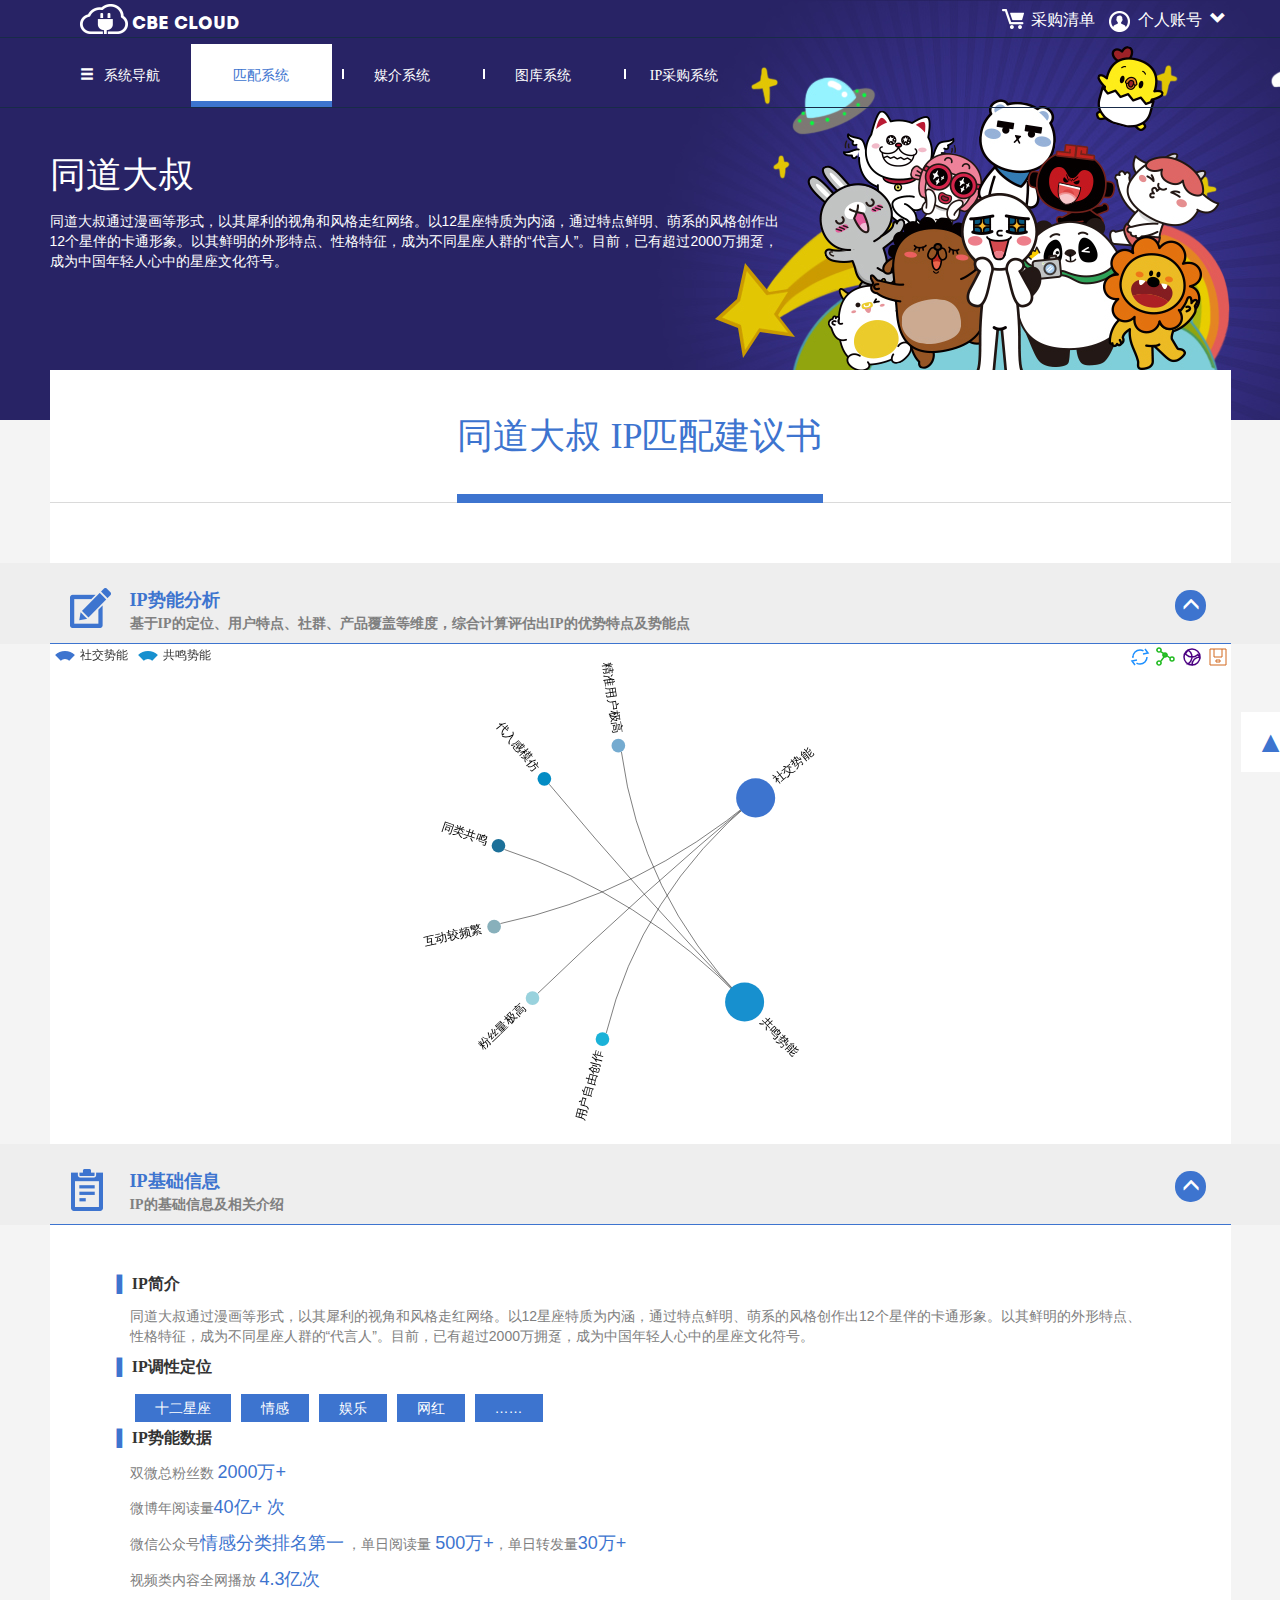
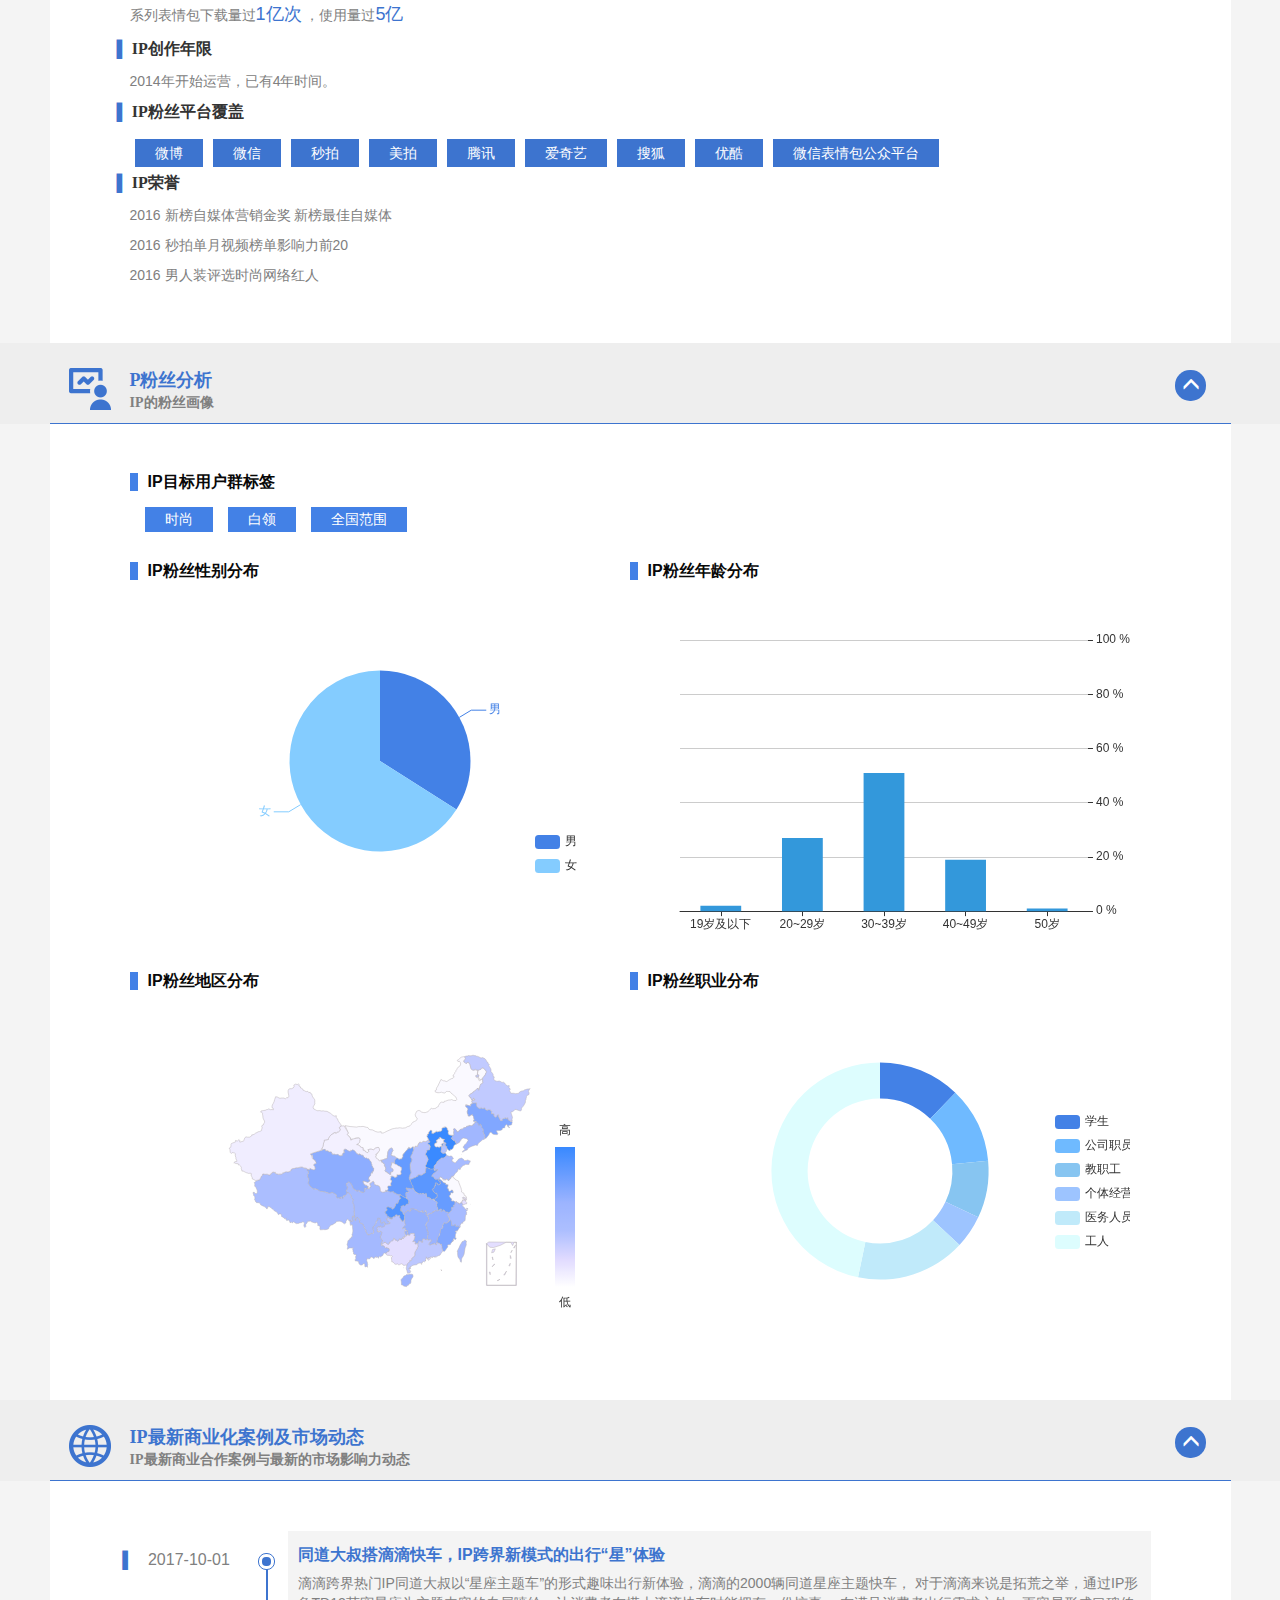
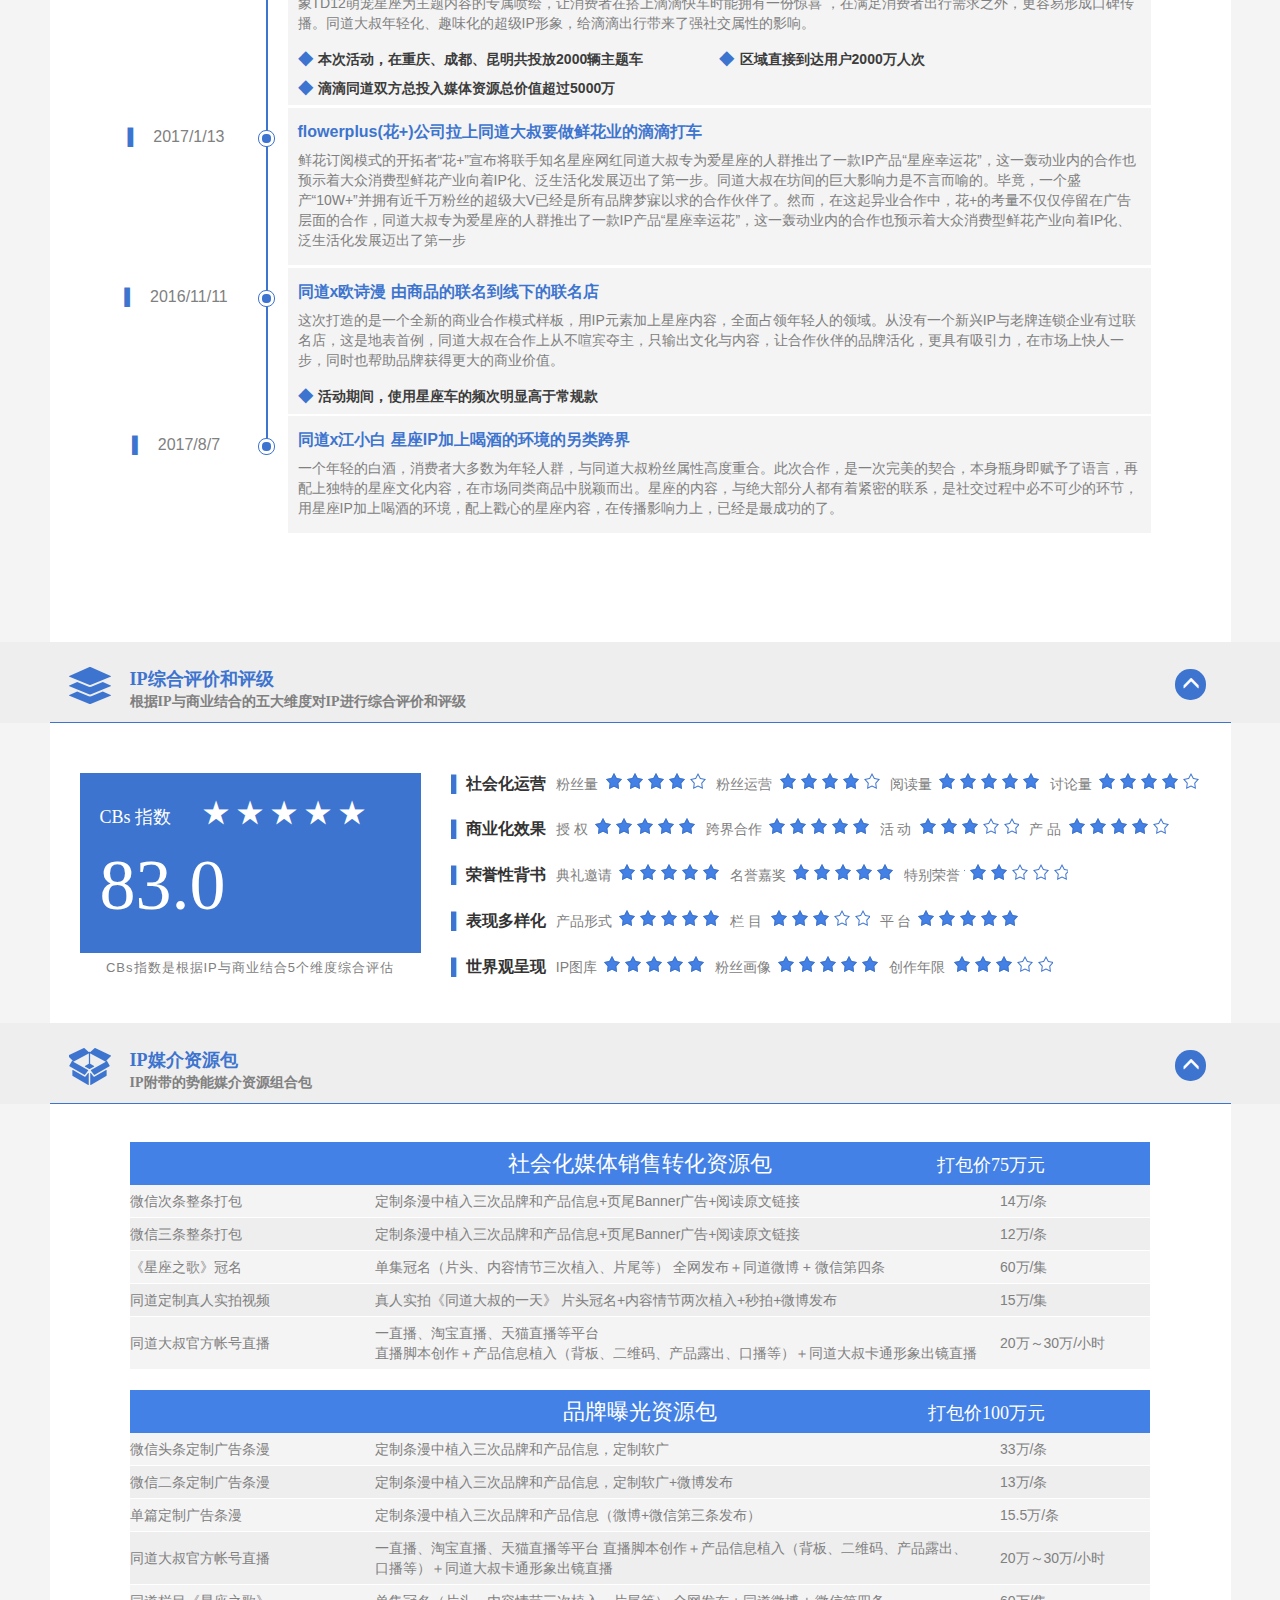
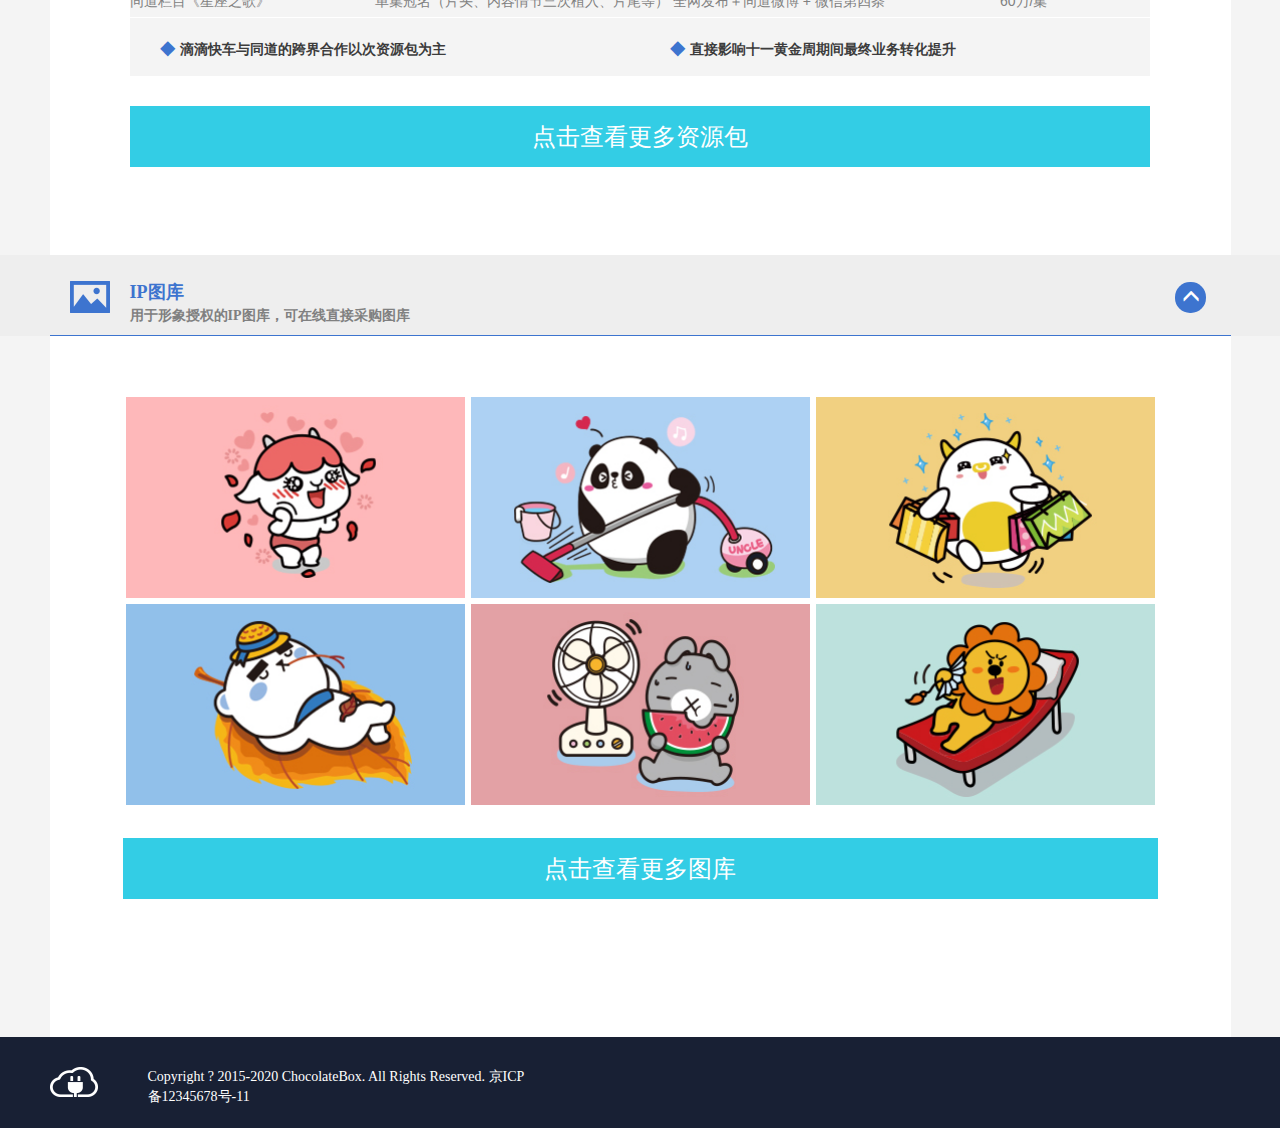
<file: data/lingshi/lingshi/matching_proposal_tdds.html>
<!DOCTYPE html>
<html>
<head lang="en">
    <meta charset="UTF-8">
    <title>同道大叔—匹配建议说明书</title>
    <!-- 4. 强制IE浏览使用最新的版本来渲染网页-->
    <meta http-equiv="x-ua-compatible" content="IE=edge"/>
    <!--  5. 移动设备做优先  ，比如网页大小， 是否允许缩放-->
    <meta name="viewport" content="width=device-width,initial-scale=1.0,minimum-scale=1.0,maximum-scale=1.0,user-scalable=no" />
    <link rel="stylesheet " type="text/css" href="css/public.css">
    <link rel="stylesheet " type="text/css" href="css/nav&footer.css">
    <link rel="stylesheet " type="text/css" href="css/photo_system.css">
    <link rel="stylesheet " type="text/css" href="css/media_system.css">
    <link rel="stylesheet " type="text/css" href="css/matching_proposal.css">
    <!-- 引入 Bootstrap -->
    <link href="./lib/bootstrap-3.3.5-dist/css/bootstrap.css" rel="stylesheet">
    <!-- 6. 针对IE 9 以下版本对HTML5的兼容性问题。-->
    <!--[if lt IE 9]>
    <script src="https://cdn.bootcss.com/html5shiv/3.7.3/html5shiv.min.js"></script>
    <script src="https://cdn.bootcss.com/respond.js/1.4.2/respond.min.js"></script>
    <![endif]-->
    <style>
    </style>
</head>
<body  style="background-color: #f4f4f4">
<span class="pagename"  data-pagename="recommend"></span>
    <div id="nav"></div>
    <div class="banner">
    <div class="banner_text">
        <p>
            同道大叔
        </p>
        <p>同道大叔通过漫画等形式，以其犀利的视角和风格走红网络。以12星座特质为内涵，通过特点鲜明、萌系的风格创作出12个星伴的卡通形象。以其鲜明的外形特点、性格特征，成为不同星座人群的“代言人”。目前，已有超过2000万拥趸，成为中国年轻人心中的星座文化符号。</p>
    </div>
</div>
    <div class="content">
  <div class="matching_proposal_title">
    <div  class="matching_proposal_title_div">
     <span>
     同道大叔 IP匹配建议书
     </span>
 </div>
  </div>
</div>
    <div  class="matching_proposal_content">
        <!--IP势能分析-->
        <div class="matching_proposal_content_list" >
            <div class="content_list_header">
                <div class="content_list_header_in" data-toggle="collapse" data-target="#analysis" data-itarget="1">
                    <div class="header_content">
                        <div class="header_content_icon">
                            <img src="./img/m_1.png"/>
                        </div>
                        <div class="header_content_text">
                            <p>IP势能分析</p>

                            <p>基于IP的定位、用户特点、社群、产品覆盖等维度，综合计算评估出IP的优势特点及势能点</p>
                        </div>
                        <div class="header_button_box">
                            <div  class="header_button" >
                                <span class=" glyphicon glyphicon-menu-up"></span>
                            </div>
                        </div>
                    </div>
                </div>
            </div>
            <div id="analysis" style="padding: 0" class="content_list_text    collapse in">
                <div style="height: 500px" id="content_list_analysis" class="content_list_analysis">
                    <!--<img style="width: 100%;" src="img/tdds_p.jpg"/>-->
                </div>
            </div>
        </div>
        <!--IP基础信息-->
        <div class="matching_proposal_content_list" >
            <div class="content_list_header">
                <div class="content_list_header_in" data-toggle="collapse" data-target="#basics" data-itarget="2">
                    <div class="header_content">
                        <div  class="header_content_icon">
                            <img src="./img/m_2.png"/>
                        </div>
                        <div class="header_content_text">
                            <p>IP基础信息</p>

                            <p>IP的基础信息及相关介绍</p>
                        </div>
                        <div class="header_button_box">
                            <div class="header_button">
                                <span class=" glyphicon glyphicon-menu-up"></span>
                            </div>
                        </div>
                    </div>
                </div>
            </div>
            <div id="basics" class="content_list_text  collapse in">
                <div class="content_list_basics">
                    <div>
                        <div class="m_lable">
                            <span class="m_lable_p">▌</span>
                            <span class="m_lable_t">IP简介</span>
                        </div>
                        <p class="list_basics01">
                            同道大叔通过漫画等形式，以其犀利的视角和风格走红网络。以12星座特质为内涵，通过特点鲜明、萌系的风格创作出12个星伴的卡通形象。以其鲜明的外形特点、性格特征，成为不同星座人群的“代言人”。目前，已有超过2000万拥趸，成为中国年轻人心中的星座文化符号。
                        </p>
                    </div>
                    <div>
                        <div class="m_lable">
                            <span class="m_lable_p">▌</span>
                            <span class="m_lable_t">IP调性定位</span>
                        </div>
                        <div class="list_basics02">
                            <div>十二星座</div>
                            <div>情感</div>
                            <div>娱乐</div>
                            <div>网红</div>
                            <div>……</div>
                        </div>
                    </div>
                    <div>
                        <div class="m_lable">
                            <span class="m_lable_p">▌</span>
                            <span class="m_lable_t">IP势能数据</span>
                        </div>
                        <div class="list_basics03">
                            <p>双微总粉丝数 <span>2000万+</span></p>

                            <p> 微博年阅读量<span>40亿+ 次</span></p>

                            <p>微信公众号<span>情感分类排名第一</span> ，单日阅读量 <span>500万+</span>，单日转发量<span>30万+</span></p>

                            <p> 视频类内容全网播放 <span>4.3亿次</span></p>

                            <p>系列表情包下载量过<span>1亿次</span> ，使用量过<span>5亿</span></p>
                        </div>
                    </div>
                    <div>
                        <div class="m_lable">
                            <span class="m_lable_p">▌</span>
                            <span class="m_lable_t">IP创作年限</span>
                        </div>
                        <div class="list_basics04">
                            <p>2014年开始运营，已有4年时间。</p>
                        </div>
                    </div>
                    <div>
                        <div class="m_lable">
                            <span class="m_lable_p">▌</span>
                            <span class="m_lable_t">IP粉丝平台覆盖</span>
                        </div>
                        <div class="list_basics05">
                            <div class="list_basics02">
                                <div>微博</div>
                                <div>微信</div>
                                <div>秒拍</div>
                                <div>美拍</div>
                                <div>腾讯</div>
                                <div>爱奇艺</div>
                                <div>搜狐</div>
                                <div>优酷</div>
                                <div>微信表情包公众平台</div>
                            </div>
                        </div>
                    </div>
                    <div>
                        <div class="m_lable">
                            <span class="m_lable_p">▌</span>
                            <span class="m_lable_t">IP荣誉</span>
                        </div>
                        <div class="list_basics06">
                            <p>2016 新榜自媒体营销金奖 新榜最佳自媒体 </p>

                            <p>2016 秒拍单月视频榜单影响力前20 </p>

                            <p>2016 男人装评选时尚网络红人 </p>
                        </div>
                    </div>
                </div>
            </div>
        </div>
        <!-- IP粉丝势能分布-->
        <div class="matching_proposal_content_list" >
            <div class="content_list_header">
                <div class="content_list_header_in" data-toggle="collapse" data-target="#fans" data-itarget="3">
                    <div class="header_content">
                        <div  class="header_content_icon">
                            <img src="./img/m_3.png"/>
                        </div>
                        <div class="header_content_text">
                            <p>P粉丝分析</p>

                            <p>IP的粉丝画像</p>
                        </div>
                        <div   class="header_button_box">
                            <div  class="header_button">
                                <span class=" glyphicon glyphicon-menu-up"></span>
                            </div>
                        </div>
                    </div>
                </div>
            </div>
            <div id="fans" class="content_list_text  collapse in">
            	<div class="target-user-grou">
					<div class="charts-title">IP目标用户群标签</div>
					<ul class="target-user-list">
						<li>时尚</li>
						<li>白领</li>
						<li>全国范围</li>
					</ul>
            	</div>
        
                <div class="content_list_fans">
	             
                    <div class="fans">
                        <div class="charts-title">IP粉丝性别分布</div>
                        <div class="fans_sex fan_map" id="fans_sex">
                        </div>
                    </div>
                    <div class="fans">
                        <div class="charts-title">IP粉丝年龄分布</div>
                        <div class="fans_age fan_map"  id="fans_age">
                        </div>
                    </div>
                    <div class="fans" style="margin-top: 30px;">
                        <div class="charts-title">IP粉丝地区分布</div>
                        <div class="fans_area fan_map" id="fans_area">
                        </div>
                    </div>
                    <div class="fans" style="margin-top: 30px;">
                        <div class="charts-title">IP粉丝职业分布</div>
                        <div class="fans_occupation fan_map" id="fans_occupation">
                        </div>
                    </div>
                </div>
            </div>
        </div>
        <!-- IP最新商业化案例及市场动态-->
        <div class="matching_proposal_content_list" >
            <div class="content_list_header">
                <div class="content_list_header_in" data-toggle="collapse" data-target="#work" data-itarget="4">
                    <div class="header_content">
                        <div  class="header_content_icon">
                            <img src="./img/m_4.png"/>
                        </div>
                        <div class="header_content_text">
                            <p>IP最新商业化案例及市场动态</p>

                            <p>IP最新商业合作案例与最新的市场影响力动态</p>
                        </div>
                        <div   class="header_button_box">
                            <div  class="header_button">
                                <span class=" glyphicon glyphicon-menu-up"></span>
                            </div>
                        </div>
                    </div>
                </div>
            </div>
            <div  id="work"  class="content_list_text  collapse in">
                <div class="content_list_work">
                    <div class="time_line">
                        <div class="time_time">
                            <div style="margin-top: -10px;text-align: center">
                                <span style="color: #3D74CF;margin-left: -30px ;margin-right: 10px"> ▌</span>
                                <span>2017-10-01</span>
                            </div>
                            <div class="time_circle">
                                <div class="time_circle_in" > </div>
                            </div>
                        </div>
                        <div class="time_text">
                            <h6>同道大叔搭滴滴快车，IP跨界新模式的出行“星”体验</h6>
                            <p>
                                滴滴跨界热门IP同道大叔以“星座主题车”的形式趣味出行新体验，滴滴的2000辆同道星座主题快车，
                                对于滴滴来说是拓荒之举，通过IP形象TD12萌宠星座为主题内容的专属喷绘，让消费者在搭上滴滴快车时能拥有一份惊喜
                                ，在满足消费者出行需求之外，更容易形成口碑传播。同道大叔年轻化、趣味化的超级IP形象，给滴滴出行带来了强社交属性的影响。
                            </p>
                            <div  class="time_text_activity">
                                <div>
                                      <span style="color:#3D74CF ;font-size: 20px">
                                            ◆
                                      </span>
                                    <b>本次活动，在重庆、成都、昆明共投放2000辆主题车</b>
                                </div>
                                <div>
                                      <span style="color:#3D74CF ;font-size: 20px">
                                            ◆
                                      </span>
                                    <b>区域直接到达用户2000万人次</b>
                                </div>
                                <div>
                                      <span style="color:#3D74CF ;font-size: 20px">
                                            ◆
                                      </span>
                                    <b>滴滴同道双方总投入媒体资源总价值超过5000万</b>
                                </div>
                            </div>
                        </div>
                    </div>
                    <div class="time_line">
                        <div class="time_time">
                            <div style="margin-top: -10px;text-align: center">
                                <span style="color: #3D74CF;margin-left: -30px ;margin-right: 10px"> ▌</span>
                                <span>2017/1/13</span>
                            </div>
                            <div class="time_circle">
                                <div class="time_circle_in" > </div>
                            </div>
                        </div>
                        <div class="time_text">
                            <h6>flowerplus(花+)公司拉上同道大叔要做鲜花业的滴滴打车</h6>
                            <p>
                                鲜花订阅模式的开拓者“花+”宣布将联手知名星座网红同道大叔专为爱星座的人群推出了一款IP产品“星座幸运花”，这一轰动业内的合作也预示着大众消费型鲜花产业向着IP化、泛生活化发展迈出了第一步。同道大叔在坊间的巨大影响力是不言而喻的。毕竟，一个盛产“10W+”并拥有近千万粉丝的超级大V已经是所有品牌梦寐以求的合作伙伴了。然而，在这起异业合作中，花+的考量不仅仅停留在广告层面的合作，同道大叔专为爱星座的人群推出了一款IP产品“星座幸运花”，这一轰动业内的合作也预示着大众消费型鲜花产业向着IP化、泛生活化发展迈出了第一步
                            </p>
                        </div>
                    </div>
                    <div class="time_line">
                        <div  class="time_time">
                            <div style="margin-top: -10px;text-align: center">
                                <span style="color: #3D74CF;margin-left: -30px ;margin-right: 10px"> ▌</span>
                                <span>2016/11/11</span>
                            </div>
                            <div class="time_circle">
                                <div class="time_circle_in" > </div>
                            </div>
                        </div>
                        <div class="time_text">
                            <h6>同道x欧诗漫 由商品的联名到线下的联名店</h6>
                            <p>
                                这次打造的是一个全新的商业合作模式样板，用IP元素加上星座内容，全面占领年轻人的领域。从没有一个新兴IP与老牌连锁企业有过联名店，这是地表首例，同道大叔在合作上从不喧宾夺主，只输出文化与内容，让合作伙伴的品牌活化，更具有吸引力，在市场上快人一步，同时也帮助品牌获得更大的商业价值。
                            </p>
                            <div  class="time_text_activity">
                                <div>
                                      <span style="color:#3D74CF ;font-size: 20px">
                                            ◆
                                      </span>
                                    <b>活动期间，使用星座车的频次明显高于常规款</b>
                                </div>
                            </div>
                        </div>
                    </div>
                    <div class="time_line">
                        <div style="border-right:2px solid #fff" class="time_time">
                            <div style="margin-top: -10px;text-align: center">
                                <span style="color: #3D74CF;margin-left: -30px ;margin-right: 10px"> ▌</span>
                                <span>2017/8/7</span>
                            </div>
                            <div class="time_circle">
                                <div class="time_circle_in" > </div>
                            </div>
                        </div>
                        <div class="time_text">
                            <h6>同道x江小白 星座IP加上喝酒的环境的另类跨界</h6>
                            <p>
                                一个年轻的白酒，消费者大多数为年轻人群，与同道大叔粉丝属性高度重合。此次合作，是一次完美的契合，本身瓶身即赋予了语言，再配上独特的星座文化内容，在市场同类商品中脱颖而出。星座的内容，与绝大部分人都有着紧密的联系，是社交过程中必不可少的环节，用星座IP加上喝酒的环境，配上戳心的星座内容，在传播影响力上，已经是最成功的了。
                            </p>
                        </div>
                    </div>
                </div>
            </div>
        </div>
       <!-- IP综合评价和评级-->
        <div class="matching_proposal_content_list">
            <div class="content_list_header">
                <div class="content_list_header_in"  data-toggle="collapse" data-target="#rate"  data-itarget="5">
                    <div class="header_content">
                        <div class="header_content_icon">
                            <img src="./img/m_5.png"/>
                        </div>
                        <div class="header_content_text">
                            <p>IP综合评价和评级</p>

                            <p>根据IP与商业结合的五大维度对IP进行综合评价和评级</p>
                        </div>
                        <div class="header_button_box">
                            <div  class="header_button">
                                <span class=" glyphicon glyphicon-menu-up"></span>
                            </div>
                        </div>
                    </div>
                </div>
            </div>
            <div  id="rate"  class="content_list_text  collapse in">
                <div class="content_list_rate">
                    <div class="content_list_rate_all">
                      <div class="content_list_rate_all1">
                          <span>CBs 指数 &nbsp;&nbsp;&nbsp;&nbsp;&nbsp;
                              <span class="start">★★★★★</span></span>
                          <p>83.0</p>
                      </div>
                        <div class="all_configer" >
                            CBs指数是根据IP与商业结合5个维度综合评估
                        </div>
                    </div>
                    <div class="content_list_rate_detil">
                        <div class="rate_detil_list">
                         <div class="rate_detil_list_title">
                            <span style="color: #3D74CF">▌</span> 社会化运营
                           </div>
                          <div class="out_start">
                              <span >粉丝量</span>
                              <div  style="background-position: -20px 0" class="in_start"></div>
                          </div>
                          <div class="out_start">
                              <span >粉丝运营</span>
                              <div  style="background-position: -20px 0" class="in_start"></div>
                          </div>
                          <div class="out_start">
                              <span >阅读量</span>
                              <div  style="background-position: 0px 0" class="in_start"></div>
                          </div>
                          <div class="out_start">
                              <span >讨论量</span>
                              <div  style="background-position: -20px 0" class="in_start"></div>
                          </div>
                      </div>
                        <div class="rate_detil_list">
                            <div class="rate_detil_list_title">
                                <span style="color: #3D74CF">▌</span> 商业化效果
                            </div>
                            <div class="out_start">
                                <span >授 权</span>
                                <div   style="background-position: 0px 0" class="in_start"></div>
                            </div>
                            <div class="out_start">
                                <span >跨界合作</span>
                                <div   style="background-position: 0px 0" class="in_start"></div>
                            </div>
                            <div class="out_start">
                                <span >活 动</span>
                                <div   style="background-position: -40px 0" class="in_start"></div>
                            </div>
                            <div class="out_start">
                                <span >产 品</span>
                                <div   style="background-position: -20px 0" class="in_start"></div>
                            </div>
                        </div>
                        <div class="rate_detil_list">
                            <div class="rate_detil_list_title">
                                <span style="color: #3D74CF">▌</span> 荣誉性背书
                            </div>
                            <div class="out_start">
                                <span >典礼邀请</span>
                                <div   style="background-position: 0px 0" class="in_start"></div>
                            </div>
                            <div class="out_start">
                                <span >名誉嘉奖</span>
                                <div   style="background-position: 0px 0" class="in_start"></div>
                            </div>
                            <div class="out_start">
                                <span >特别荣誉</span>
                                <div    style="background-position: -60px 0" class="in_start"></div>
                            </div>
                        </div>
                        <div class="rate_detil_list">
                            <div class="rate_detil_list_title">
                                <span style="color: #3D74CF">▌</span> 表现多样化
                            </div>

                            <div class="out_start">
                                <span >产品形式</span>
                                <div    style="background-position: 0px 0" class="in_start"></div>
                            </div>
                            <div class="out_start">
                                <span >栏 目</span>
                                <div   style="background-position: -40px 0" class="in_start"></div>
                            </div>
                            <div class="out_start">
                                <span >平 台</span>
                                <div   style="background-position: 0px 0" class="in_start"></div>
                            </div>
                        </div>
                        <div class="rate_detil_list">
                            <div class="rate_detil_list_title">
                                <span style="color: #3D74CF">▌</span> 世界观呈现
                            </div>
                            <div class="out_start">
                                <span >IP图库</span>
                                <div   style="background-position: 0px 0" class="in_start"></div>
                            </div>
                            <div class="out_start">
                                <span >粉丝画像</span>
                                <div   style="background-position: 0px 0" class="in_start"></div>
                            </div>
                            <div class="out_start">
                                <span >创作年限</span>
                                <div   style="background-position: -40px 0" class="in_start"></div>
                            </div>
                        </div>
                    </div>
                </div>
            </div>
        </div>
       <!--   IP媒介资源包-->
        <div class="matching_proposal_content_list">
            <div class="content_list_header" >
                <div class="content_list_header_in" data-toggle="collapse" data-target="#media"  data-itarget="6">
                    <div class="header_content">
                        <div class="header_content_icon">
                            <img src="./img/m_6.png"/>
                        </div>
                        <div class="header_content_text">
                            <p>IP媒介资源包</p>

                            <p>IP附带的势能媒介资源组合包</p>
                        </div>
                        <div class="header_button_box">
                            <div class="header_button">
                                <span class=" glyphicon glyphicon-menu-up"></span>
                            </div>
                        </div>
                    </div>
                </div>
            </div>
            <div  id="media"  class="content_list_text  collapse in">
                <div class="content_list_media">
                    <div class="media_content">
                        <div class="media_content_list">
                            <div class="media_content_title">
                                社会化媒体销售转化资源包
                                <div class="media_content_title_choose">
                                    <div class="media_content_discount">
                                        <span>打包价75万元</span>
                                    </div>
                                </div>
                            </div>
                            <div class="media_content_detail">
                                <table class="media_table">
                                    <tr>
                                        <td>微信次条整条打包</td>
                                        <td>定制条漫中植入三次品牌和产品信息+页尾Banner广告+阅读原文链接</td>
                                        <td>14万/条</td>
                                    </tr>
                                    <tr>
                                        <td>微信三条整条打包</td>
                                        <td>定制条漫中植入三次品牌和产品信息+页尾Banner广告+阅读原文链接</td>
                                        <td>12万/条</td>
                                    </tr>
                                    <tr>
                                        <td>《星座之歌》冠名</td>
                                        <td>单集冠名（片头、内容情节三次植入、片尾等）
                                            全网发布＋同道微博 + 微信第四条</td>
                                        <td>60万/集</td>
                                    </tr>

                                    <tr>
                                        <td>同道定制真人实拍视频</td>
                                        <td>真人实拍《同道大叔的一天》
                                            片头冠名+内容情节两次植入+秒拍+微博发布</td>
                                        <td>15万/集</td>
                                    </tr>
                                    <tr>
                                        <td>同道大叔官方帐号直播</td>
                                        <td>一直播、淘宝直播、天猫直播等平台
                                            <br>
                                            直播脚本创作＋产品信息植入（背板、二维码、产品露出、口播等）＋同道大叔卡通形象出镜直播</td>
                                        <td>20万～30万/小时</td>
                                    </tr>
                                </table>
                            </div>
                        </div>
                        <div class="media_content_list">
                            <div class="media_content_title">
                                品牌曝光资源包
                                <div class="media_content_discount">
                                    <span>打包价100万元</span>
                                </div>
                            </div>
                            <div class="media_content_detail">
                                <table class="media_table" >
                                    <tr>
                                        <td>微信头条定制广告条漫</td>
                                        <td>定制条漫中植入三次品牌和产品信息，定制软广</td>
                                        <td>33万/条</td>
                                    </tr>
                                    <tr>
                                        <td>微信二条定制广告条漫</td>
                                        <td>定制条漫中植入三次品牌和产品信息，定制软广+微博发布</td>
                                        <td>13万/条</td>
                                    </tr>
                                    <tr>
                                        <td>单篇定制广告条漫</td>
                                        <td>定制条漫中植入三次品牌和产品信息（微博+微信第三条发布）</td>
                                        <td>15.5万/条</td>
                                    </tr>
                                    <tr>
                                        <td>同道大叔官方帐号直播</td>
                                        <td>一直播、淘宝直播、天猫直播等平台
                                            直播脚本创作＋产品信息植入（背板、二维码、产品露出、口播等）＋同道大叔卡通形象出镜直播</td>
                                        <td>20万～30万/小时</td>
                                    </tr>
                                    <tr>
                                        <td>同道栏目《星座之歌》</td>
                                        <td>单集冠名（片头、内容情节三次植入、片尾等）
                                            全网发布＋同道微博 + 微信第四条</td>
                                        <td>60万/集</td>
                                    </tr>

                                </table>
                            </div>
                            <div  style=" width:1020px;background-color:#F4F4F4;margin-left: 80px;padding: 15px 0; " class="time_text_activity">
                                <div style="padding-left: 30px;">
                                      <span style="color:#3D74CF ;font-size: 20px">
                                            ◆
                                      </span>
                                    <b>滴滴快车与同道的跨界合作以次资源包为主</b>
                                </div>
                                <div style="padding-left: 30px;">
                                      <span style="color:#3D74CF ;font-size: 20px">
                                            ◆
                                      </span>
                                    <b>直接影响十一黄金周期间最终业务转化提升</b>
                                </div>
                            </div>
                        </div>
                        <button  class="loding_more" onclick=" tomedia()">点击查看更多资源包</button>
                    </div>
                </div>
            </div>
        </div>
       <!-- IP图库-->
        <div class="matching_proposal_content_list" >
            <div class="content_list_header">
                <div class="content_list_header_in" data-toggle="collapse" data-target="#photo" data-itarget="7">
                    <div class="header_content">
                        <div class="header_content_icon">
                            <img src="./img/m_7.png"/>
                        </div>
                        <div class="header_content_text">
                            <p>IP图库</p>

                            <p>用于形象授权的IP图库，可在线直接采购图库</p>
                        </div>
                        <div class="header_button_box">
                            <div  class="header_button">
                                <span class=" glyphicon glyphicon-menu-up"></span>
                            </div>
                        </div>
                    </div>
                </div>
            </div>
            <div  id="photo"  class="content_list_text  collapse in">
                <div class="content_list_photo">
                    <div style="background-color: white;" class="photo_content">
                        <div class="photo_content_list">
                            <img src="img/ip_photo/TDDS/TDDS_02_multi_01.jpg"/>
                            <div class="photo_detail">
                                <div class="photo_detail_text">
                                    <div>
                                        NHH_02_multi_04
                                    </div>
                                    <div>
                                        <span>主题：美食、生日、甜品</span>
                                    </div>
                                    <div>
                                        品类建议：<span>食品、礼品、化妆品、饰品、饮料</span>
                                    </div>
                                </div>
                       
                            </div>
                        </div>
                        <div class="photo_content_list">
                            <img src="img/ip_photo/TDDS/TDDS_02_multi_02.jpg"/>
                            <div class="photo_detail">
                                <div class="photo_detail_text">
                                    <div>
                                        NHH_02_multi_04
                                    </div>
                                    <div>
                                        <span>主题：美食、生日、甜品</span>
                                    </div>
                                    <div>
                                        品类建议：<span>食品、礼品、化妆品、饰品、饮料</span>
                                    </div>
                                </div>
                            
                            </div>
                        </div>
                        <div class="photo_content_list">
                            <img src="img/ip_photo/TDDS/TDDS_02_multi_03.jpg"/>
                            <div class="photo_detail">
                                <div class="photo_detail_text">
                                    <div>
                                        NHH_02_multi_04
                                    </div>
                                    <div>
                                        <span>主题：美食、生日、甜品</span>
                                    </div>
                                    <div>
                                        品类建议：<span>食品、礼品、化妆品、饰品、饮料</span>
                                    </div>
                                </div>
                             
                            </div>
                        </div>
                        <div class="photo_content_list">
                            <img src="img/ip_photo/TDDS/TDDS_02_multi_04.jpg"/>
                            <div class="photo_detail">
                                <div class="photo_detail_text">
                                    <div>
                                        NHH_02_multi_04
                                    </div>
                                    <div>
                                        <span>主题：美食、生日、甜品</span>
                                    </div>
                                    <div>
                                        品类建议：<span>食品、礼品、化妆品、饰品、饮料</span>
                                    </div>
                                </div>
                               
                            </div>
                        </div>
                        <div class="photo_content_list">
                            <img src="img/ip_photo/TDDS/TDDS_02_multi_05.jpg"/>
                            <div class="photo_detail">
                                <div class="photo_detail_text">
                                    <div>
                                        NHH_02_multi_04
                                    </div>
                                    <div>
                                        <span>主题：美食、生日、甜品</span>
                                    </div>
                                    <div>
                                        品类建议：<span>食品、礼品、化妆品、饰品、饮料</span>
                                    </div>
                                </div>
                               
                            </div>
                        </div>
                        <div class="photo_content_list">
                            <img src="img/ip_photo/TDDS/TDDS_02_multi_06.jpg"/>
                            <div class="photo_detail">
                                <div class="photo_detail_text">
                                    <div>
                                        NHH_02_multi_04
                                    </div>
                                    <div>
                                        <span>主题：美食、生日、甜品</span>
                                    </div>
                                    <div>
                                        品类建议：<span>食品、礼品、化妆品、饰品、饮料</span>
                                    </div>
                                </div>
                               
                            </div>
                        </div>
                        <button  class="loding_more" onclick="tophoto()">点击查看更多图库</button>
                    </div>
                </div>
            </div>
        </div>
            <div class="to_top_button">
                ▲
            </div>
    </div>
    <div id="footer">
    </div>
<!-- 2. 引入jQuery库： -->
    <script src="./lib/jquery-1.11.3.js"></script>
<!-- 3. 引入 bootstrap 的js文件：-->
<script src="./lib/bootstrap-3.3.5-dist/js/bootstrap.js"></script>
<script src="js/nav&footer.js"></script>
    <script src="js/matching_proposal.js"></script>
    <script src="lib/echarts.js"></script>
    <script>
        //ip势能分析
        var myChart = echarts.init(document.getElementById('content_list_analysis'));
        option = {
            title : {
                text: '',
                x:'right',
                y:'bottom'
            },
            tooltip : {
                trigger: 'item',
                formatter: function (params) {
                    if (params.indicator2) {    // is edge
                        return params.indicator2 + ' ' + params.name + ' ' + params.indicator;
                    } else {    // is node
                        return params.name
                    }
                }
            },
            toolbox: {
                show : true,
                feature : {
                    restore : {show: true},
                    magicType: {show: true, type: ['force', 'chord']},
                    saveAsImage : {show: true}
                }
            },
            color: [
               "#3D74CF", '#1790cf','#1bb2d8','#99d2dd','#88b0bb',
                '#1c7099','#038cc4','#75abd0','#afd6dd'
            ],

            legend: {
                x: 'left',
                data:['社交势能', '共鸣势能', ]
            },
            series : [
                {
                    name: '',
                    type:'chord',
                    sort : 'ascending',
                    sortSub : 'descending',
                    ribbonType: false,
                    radius: '60%',
                    itemStyle : {
                        normal : {
                            label : {
                                rotate : true
                            }
                        }
                    },
                    minRadius: 7,
                    maxRadius: 20,
                    // 使用 nodes links 表达和弦图
                    nodes: [
                        {name:'用户自由创作'},
                        {name:'粉丝量极高'},
                        {name:'互动较频繁'},
                        {name:'同类共鸣'},
                        {name:'代入感模仿'},
                        {name:'精准用户极高'},
                        {name:'社交势能'},
                        {name:'共鸣势能'},
                    ],
                    links: [
                        {source: '社交势能', target: '用户自由创作', weight: 1, name: '效力'},
                        {source: '社交势能', target: '粉丝量极高', weight: 1, name: '效力'},
                        {source: '社交势能', target: '互动较频繁', weight: 1, name: '效力'},
                        {source: '共鸣势能', target: '同类共鸣', weight: 1, name: '效力'},
                        {source: '共鸣势能', target: '代入感模仿', weight: 1, name: '效力'},
                        {source: '共鸣势能', target: '精准用户极高', weight: 1, name: '效力'},
                    ]
                }
            ]
        };
        myChart.setOption(option);
    </script>
    <script src="js/echarts.min.js"></script>
    <script src="js/china.js"></script>
<script>
    var time_text=$(".time_text")
    var time_time=$(".time_time")
    for(var t=0;t<time_text.length;t++){
        var time_text_height=$($(".time_text")[t]).css("height")
        $($(".time_time")[t]).css("height",time_text_height)
    }
function tophoto(){location.href='photo_system.html'}
function tomedia(){location.href='media_system.html'}
//ip粉丝性别分布
    var myChart1 = echarts.init(document.getElementById('fans_sex'));
    var option1 = {
        tooltip : {
            trigger: 'item',
            formatter: "{a} <br/>{b} : {c} ({d}%)"
        },
        legend: {
            orient: 'vertical',
            x:400,
            y:250,
            data: ['男','女']
        },
        series : [
            {
                name: '粉丝性别',
                type: 'pie',
                radius : '50%',
                center: ['50%', '50%'],
                data:[
                    {value:34, name:'男'},
                    {value:66, name:'女'}
                ],
                itemStyle: {
                    emphasis: {
                        shadowBlur: 10,
                        shadowOffsetX: 0,
                        shadowColor: 'rgba(0, 0, 0, 0.5)'
                    }
                }
            }
        ],
        color:['#4381E6','#84CCFF']
    };
    myChart1.setOption(option1);
//ip粉丝年龄分布
    var myChart2 = echarts.init(document.getElementById('fans_age'));
    var  option2 = {
        color: ['#3398DB'],
        tooltip : {
            trigger: 'axis',
            axisPointer : {            // 坐标轴指示器，坐标轴触发有效
                type : 'shadow'        // 默认为直线，可选为：'line' | 'shadow'
            }
        },
        grid: {
            left: 50,
            bottom: '3%',
            width:450,
            containLabel: true
        },
        xAxis : [
            {
                type : 'category',
                data : ['19岁及以下', '20~29岁', '30~39岁', '40~49岁', '50岁'],
                axisTick: {
                    alignWithLabel: true
                }
            }
        ],
        yAxis : [
            {

                type: 'value',
                min: 0,
                max: 100,
                position: 'right',
                axisLabel: {
                    formatter: '{value} %'
                },
                axisLine:{
                    show:false,
                }
            }
        ],
        series : [
            {
                name:'粉丝人数',
                type:'bar',
                barWidth: '50%',
                data:[2, 27, 51, 19, 1]
            }
        ]
    };
    myChart2.setOption(option2);
//ip粉丝职业分布
    var myChart4 = echarts.init(document.getElementById('fans_occupation'));
    option4 = {
        tooltip: {
            trigger: 'item',
            formatter: "{a} <br/>{b}: {c} ({d}%)"
        },
        legend: {
            orient: 'vertical',
            x: 420,
            y:120,
            data:['学生','公司职员','教职工','个体经营','医务人员','工人']
        },
        series: [
            {
                name:'粉丝职业分布',
                type:'pie',
                radius: ['40%', '60%'],
                avoidLabelOverlap: false,
                label: {
                    normal: {
                        show: false,
                        position: 'center'
                    },
                    emphasis: {
                        show: true,
                        textStyle: {
                            fontSize: '30',
                            fontWeight: 'bold'
                        }
                    }
                },
                labelLine: {
                    normal: {
                        show: false
                    }
                },
                data:[
                    {value:335, name:'学生'},
                    {value:310, name:'公司职员'},
                    {value:234, name:'教职工'},
                    {value:135, name:'个体经营'},
                    {value:448, name:'医务人员'},
                    {value:1284, name:'工人'}
                ]
            }
        ],
        color:['#4381E6','#6FBAFF','#87C5F1','#9DC4FF','#C0EAFA','#DDFDFE']
    };
    myChart4.setOption(option4);
    //ip粉丝地区分布
    var myChart3 = echarts.init(document.getElementById('fans_area'));
    function randomData() {
        return Math.round(Math.random()*100);
    }
    myChart3.setOption({
        series: [{
            type: 'map',
            map: 'china'
        }]
    });
    option3 = {

        tooltip: {
            trigger: 'item'
        },
        visualMap: {
            min: 0,
            max: 100,
            x:420,
            y:130,
            text: ['高', '低'],
            calculable: false,
            inRange: {
                color: ['#ffffff', '#E0DAFF', '#ADBFFF', '#9CB4FF', '#6A9DFF', '#3889FF']
            }
        },
        geo: {
            map: 'china',
            zoom: 0.8,
            label: {
                normal: {

                    show: false,
                    color: '#c1c4c8'
                },
                emphasis: {
                    show: false,
                    color: '#292929'
                }
            },
            roam: false,
            itemStyle: {
                normal: {
                    areaColor: '#fbfbfb',
                    borderColor: '#b9b4b7'

                },
                emphasis: {
                    areaColor: '#38FF89'
                }
            }
        },
        series: [{
            name: '粉丝分布',
            type: 'effectScatter',
            coordinateSystem: 'geo',
            symbolSize: 10,
            showEffectOn: 'render',
            rippleEffect: {
                brushType: 'stroke'
            },
            hoverAnimation: true,
            label: {
                normal: {
                    formatter: '{b}',
                    position: 'right',
                    show: false
                },
                emphasis: {
                    show: true
                }
            },
            itemStyle: {
                normal: {
                    color: '#c60fff',
                    shadowBlur: 10,
                    shadowColor: '#333'
                }
            }
        }, {
            type: 'map',
            mapType: 'china',
            geoIndex: 0,
            label: {
                normal: {
                    show: true
                },
                emphasis: {
                    show: true
                }
            },
            data: [{
                name: '北京',
                value: randomData()
            }, {
                name: '天津',
                value: randomData()
            }, {
                name: '上海',
                value: randomData()
            }, {
                name: '重庆',
                value: randomData()
            }, {
                name: '河北',
                value: randomData()
            }, {
                name: '河南',
                value: randomData()
            }, {
                name: '云南',
                value: randomData()
            }, {
                name: '辽宁',
                value: randomData()
            }, {
                name: '黑龙江',
                value: randomData()
            }, {
                name: '湖南',
                value: randomData()
            }, {
                name: '安徽',
                value: randomData()
            }, {
                name: '山东',
                value: randomData()
            }, {
                name: '新疆',
                value: randomData()
            }, {
                name: '江苏',
                value: randomData()
            }, {
                name: '浙江',
                value: randomData()
            }, {
                name: '江西',
                value: randomData()
            }, {
                name: '湖北',
                value: randomData()
            }, {
                name: '广西',
                value: randomData()
            }, {
                name: '甘肃',
                value: randomData()
            }, {
                name: '山西',
                value: randomData()
            }, {
                name: '内蒙古',
                value: randomData()
            }, {
                name: '陕西',
                value: randomData()
            }, {
                name: '吉林',
                value: randomData()
            }, {
                name: '福建',
                value: randomData()
            }, {
                name: '贵州',
                value: randomData()
            }, {
                name: '广东',
                value: randomData()
            }, {
                name: '青海',
                value: randomData()
            }, {
                name: '西藏',
                value: randomData()
            }, {
                name: '四川',
                value: randomData()
            }, {
                name: '宁夏',
                value: randomData()
            }, {
                name: '海南',
                value: randomData()
            }, {
                name: '台湾',
                value: randomData()
            }, {
                name: '香港',
                value: randomData()
            }, {
                name: '澳门',
                value: randomData()
            }, {
                name: '南海诸岛',
                value: randomData()
            }]
        }]
    };
    myChart3.setOption(option3);
</script>
</body>
</html>
</file>
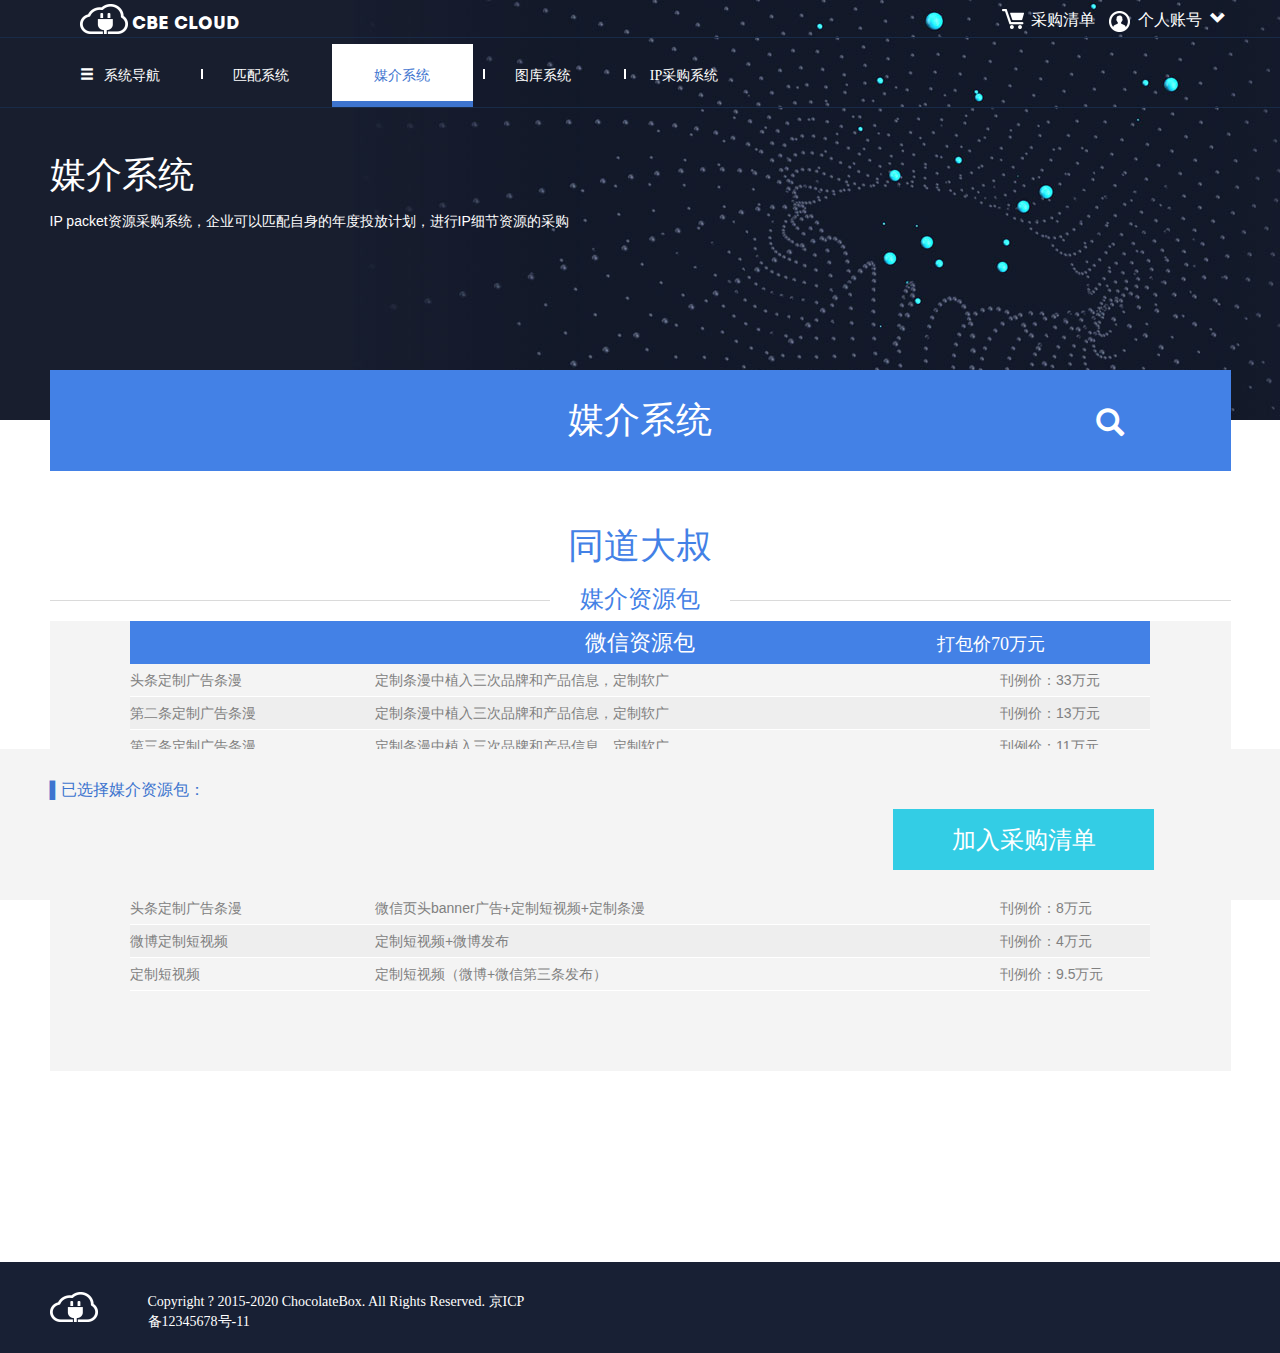
<file: data/lingshi/lingshi/media_system.html>
<!DOCTYPE html>
<html>
<head lang="en">
    <meta charset="UTF-8">
    <title>媒介系统</title>
    <!-- 4. 强制IE浏览使用最新的版本来渲染网页-->
    <meta http-equiv="x-ua-compatible" content="IE=edge"/>
    <!--  5. 移动设备做优先  ，比如网页大小， 是否允许缩放-->
    <meta name="viewport" content="width=device-width,initial-scale=1.0,minimum-scale=1.0,maximum-scale=1.0,user-scalable=no" />
    <link rel="stylesheet " type="text/css" href="css/public.css">
    <link rel="stylesheet " type="text/css" href="css/nav&footer.css">
    <link rel="stylesheet " type="text/css" href="css/media_system.css">
    <!-- 引入 Bootstrap -->
    <link href="./lib/bootstrap-3.3.5-dist/css/bootstrap.css" rel="stylesheet">
    <!-- 6. 针对IE 9 以下版本对HTML5的兼容性问题。-->
    <!--[if lt IE 9]>
    <script src="https://cdn.bootcss.com/html5shiv/3.7.3/html5shiv.min.js"></script>
    <script src="https://cdn.bootcss.com/respond.js/1.4.2/respond.min.js"></script>
    <![endif]-->
    <style>
    </style>
</head>
<body>
<span class="pagename"  data-pagename="meidia"></span>
<div id="nav"></div>
<div class="banner">
    <div class="banner_text">
        <p class="media-1">
            媒介系统
        </p>
        <p  class="media-2">IP packet资源采购系统，企业可以匹配自身的年度投放计划，进行IP细节资源的采购</p>
    </div>
</div>
<div class="content">
    <div class="media_system_title">
        <span>媒介系统</span>
        <div class="media_search">
            <input placeholder="请输入IP或者标签"/>
            <span class=" search_icon  glyphicon glyphicon-search"></span>
            <div class="search_suggest">
                <div class="search_suggest_lable">
                    <div style="height: 30px;line-height: 30px">
                        搜索
                        <span>xxxx</span>
                        相关标签
                    </div>
                    <div class="searrch_result">
                        <div>XXXXXXX</div>
                        <div>XXXXXXX</div>
                    </div>
                </div>
                <div class="hr"></div>
                <div class="search_suggest_ip">
                    <div style="height: 30px;line-height: 30px">
                        搜索
                        <span>xxxx</span>
                        相关IP
                    </div>
                    <div class="searrch_result">
                        <div>XXXXXXX</div>
                        <div>XXXXXXX</div>
                    </div>
                </div>
            </div>
        </div>
    </div>
    <div class="media_name">
        <div class="media_name_detail">
            <p class="media-1">同道大叔</p>
            <p class="media-2">媒介资源包</p>
        </div>
    </div>
    <div class="media_content">
          <div  class="media_content_list">
               <div class="media_content_title">
                 <span>微信资源包</span>
               <div class="media_content_title_choose">
                <div class="media_content_discount">
                    <span>打包价70万元</span>
                </div>
            </div>
               </div>
               <div class="media_content_detail">
                     <table class="media_table">
                <tr>
                    <td>头条定制广告条漫</td>
                    <td>定制条漫中植入三次品牌和产品信息，定制软广</td>
                    <td>刊例价：33万元</td>
                </tr>
                <tr>
                    <td>第二条定制广告条漫</td>
                    <td>定制条漫中植入三次品牌和产品信息，定制软广</td>
                    <td>刊例价：13万元</td>
                </tr>
                <tr>
                    <td>第三条定制广告条漫</td>
                    <td>定制条漫中植入三次品牌和产品信息，定制软广</td>
                    <td>刊例价：11万元</td>
                </tr>
                <tr>
                    <td>次条整体打包</td>
                    <td>定制条漫中植入三次品牌和产品信息+页面banner广告+阅读原文链接</td>
                    <td>刊例价：14万元</td>
                </tr>
                <tr>
                    <td>次条整体打包</td>
                    <td>定制条漫中植入三次品牌和产品信息+页面banner广告+阅读原文链接</td>
                    <td>刊例价：12万元</td>
                </tr>
            </table>
               </div>
               <div data-number="1"  class="media_content_list_choose">
                  <img src="img/add.jpg"/>
               </div>
        </div>
         <div class="media_content_list">
            <div class="media_content_title">
                <span>微信视频栏目“你好明星”资源包</span>
                <div class="media_content_discount">
                    <span>打包价70万元</span>
                </div>
            </div>
            <div class="media_content_detail">
                <table class="media_table" >
                    <tr>
                        <td>头条定制广告条漫</td>
                        <td>微信页头banner广告+定制短视频+定制条漫</td>
                        <td>刊例价：8万元</td>
                    </tr>
                    <tr>
                        <td>微博定制短视频</td>
                        <td>定制短视频+微博发布</td>
                        <td>刊例价：4万元</td>
                    </tr>
                    <tr>
                        <td>定制短视频</td>
                        <td>定制短视频（微博+微信第三条发布）</td>
                        <td>刊例价：9.5万元</td>
                    </tr>
                </table>
            </div>
            <div data-number="2" class="media_content_list_choose">
                <img src="img/add.jpg"/>
            </div>
        </div>
    </div>
</div>
<div  style="height: 151px;width: 100%">
<div class="media_submit absorption">
<div class="media_submit_detail">
        <div class="choose_info_box">
            <div class="choose_info_title">
                ▌已选择媒介资源包：
            </div>
            <div class="choose_info">

            </div>
        </div>
        <div class="button_box">
            <button class="media_tosubmit"  data-toggle="modal" data-target="#modal_view">加入采购清单</button>
        </div>
    </div>
</div>
</div>
<div id="footer"></div>
<!--提示弹框-->
<div class="tooltip_note">
    <div >
        <p>
            提交成功<span ><img src="img/m_88.png"/></span>
        </p>
        <p style="font-size: 16px"><span id="overtime">3</span>秒后返回</p>
    </div>
</div>
<div class="modal fade" tabindex="-1" role="dialog" id="modal_view">
    <div style="margin-top: 0;margin-bottom: 0;" class="modal-dialog" role="document">
        <div class="modal-content">
            <div class="modal-body">
                <div  class="modal-pop">
                    <div>
                        <h4>  <b style="color: #4381E6 "> ▌</b>已选择媒介资源包：</h4>
                        <p>由于媒体资源的额特殊性，暂未开通媒体资源费用，提交清单后，工作人员第一时间与您取得联系，为您提供折扣后的媒介资源包报价</p>
                    </div>
                    <form id="submit_info">
                        <div class="modal-pop_lable">姓&nbsp;&nbsp;&nbsp;&nbsp;&nbsp;&nbsp;名</div>
                        <input  name="sex" id="user" />
                        <br />
                        <div class="modal-pop_lable">电&nbsp;&nbsp;&nbsp;&nbsp;&nbsp;&nbsp;话</div>
                        <input   id="tel" />
                        <br />
                        <div class="modal-pop_lable">公&nbsp;&nbsp;&nbsp;&nbsp;&nbsp;&nbsp;司</div>
                        <input   id="com" />
                        <br />
                        <div class="modal-pop_lable">市场需求</div>
                        <textarea  style="width: 900px;height: 100px;margin-top: 20px"  id="super" ></textarea>
                    </form>
                    <button  onclick="tooltipout()" class="to_submit">提交</button>
                    <div  class=" to_submit_close" data-dismiss="modal" aria-hidden="true">
                        ×
                    </div>
                </div>

            </div>
        </div>
    </div>
</div>
<!-- 2. 引入jQuery库： -->
<script src="./lib/jquery-1.11.3.js"></script>
<!-- 3. 引入 bootstrap 的js文件：-->
<script src="./lib/bootstrap-3.3.5-dist/js/bootstrap.js"></script>
<script src="js/nav&footer.js"></script>
<script>
    var currentheight=$(window).height()/2-200+"px"
    $(".modal-dialog").css("top",currentheight)
    if (!Function.prototype.bind) {
        Function.prototype.bind = function (oThis) {
            if (typeof this !== "function") {
                throw new TypeError("Function.prototype.bind - what is trying to be bound is not callable");
            }
            var aArgs = Array.prototype.slice.call(arguments, 1),
                    fToBind = this,
                    fNOP = function () {},
                    fBound = function () {
                        return fToBind.apply(this instanceof fNOP && oThis
                                        ? this
                                        : oThis,
                                aArgs.concat(Array.prototype.slice.call(arguments)));
                    };
            fNOP.prototype = this.prototype;
            fBound.prototype = new fNOP();
            return fBound;
        };
    }
    /*点击展开搜索框*/
    var temp3=true;
    $(".media_search>.search_icon").click(function(){
        if(temp3){
            $(".media_search>input").css("display","block")
            $(".media_search>input").val("")
            $(this).css("color","grey")
            temp3=false
        }else{
            $(".media_search>input").css("display","none")
            $(this).css("color","white")
            temp3=true
        }
    });
    $(".media_search>input").keydown(function(){
        $(".search_suggest").css("display","block")
    });
    $(".media_search>input").blur(function(){
        $(".search_suggest").css("display","none")
    });
    /*提示框*/
    function tooltipout(){
        $(".tooltip_note").css("display","block")
        var num=3
        counttime=setInterval(function(){
            num--
            $("#overtime").html(num)
            if(num==0){
                clearInterval(counttime)
                window.location.href="submitted_list.html"
            }
        },1000)
        $("#overtime").html("3")
    }
    /*点击删除自己*/
    $(".choose_info").on("click",".choose_delete",function(){
         var  b_n= $(this).parent(".choose_info_list").data("number")
        $( ".media_content  .media_content_list  div[data-number='"+b_n+"']").children().attr("src","img/add.jpg")
        $(this).parent(".choose_info_list").remove()
    });
    /*点击增加内容*/
     $(".media_content").on("click",".media_content_list_choose",function() {
         var choosetext = $(this).parent(".media_content_list").children(".media_content_title").children("span").text()
         var datanumber= $(this).data("number")
         var img_src=$(this).children("img").attr("src");
         console.log(choosetext)
         console.log(datanumber)
         console.log(img_src)
         if(img_src=="./img/right.jpg"){
             /*删除*/
             $(this).children()[0].setAttribute("src", "./img/add.jpg")
             var selector = ".choose_info div[data-number='"+datanumber+"']";
             $(selector).remove();
         } else {
             /*增加*/
             var newdom = $(' <div  data-number=' + datanumber + '    class="choose_info_list"><span class="choose_info_name">' + choosetext + '</span><span class="choose_delete">×</span></div>')
             $(".choose_info").append(newdom)
             $(this).children()[0].setAttribute("src", "./img/right.jpg")
         }
     })

    //变量t就是滚动条滚动时，到顶部的距离
    var hh=$(window).height()+50
    var t =document.documentElement.scrollTop||document.body.scrollTop;
    var h=document.body.scrollHeight
    var bb= h-t
    if(bb<=hh){
        $(".media_submit").removeClass("absorption")
    }else{
        $(".media_submit").addClass("absorption")
    }
    $(window).on("scroll",function(e){
        //变量t就是滚动条滚动时，到顶部的距离
        var hh=$(window).height()+50
        var t =document.documentElement.scrollTop||document.body.scrollTop;
        var h=document.body.scrollHeight
        var bb= h-t
        if(bb<=hh){

            $(".media_submit").removeClass("absorption")
        }else{
            $(".media_submit").addClass("absorption")
        }
    });
</script>
</body>
</html>
</file>
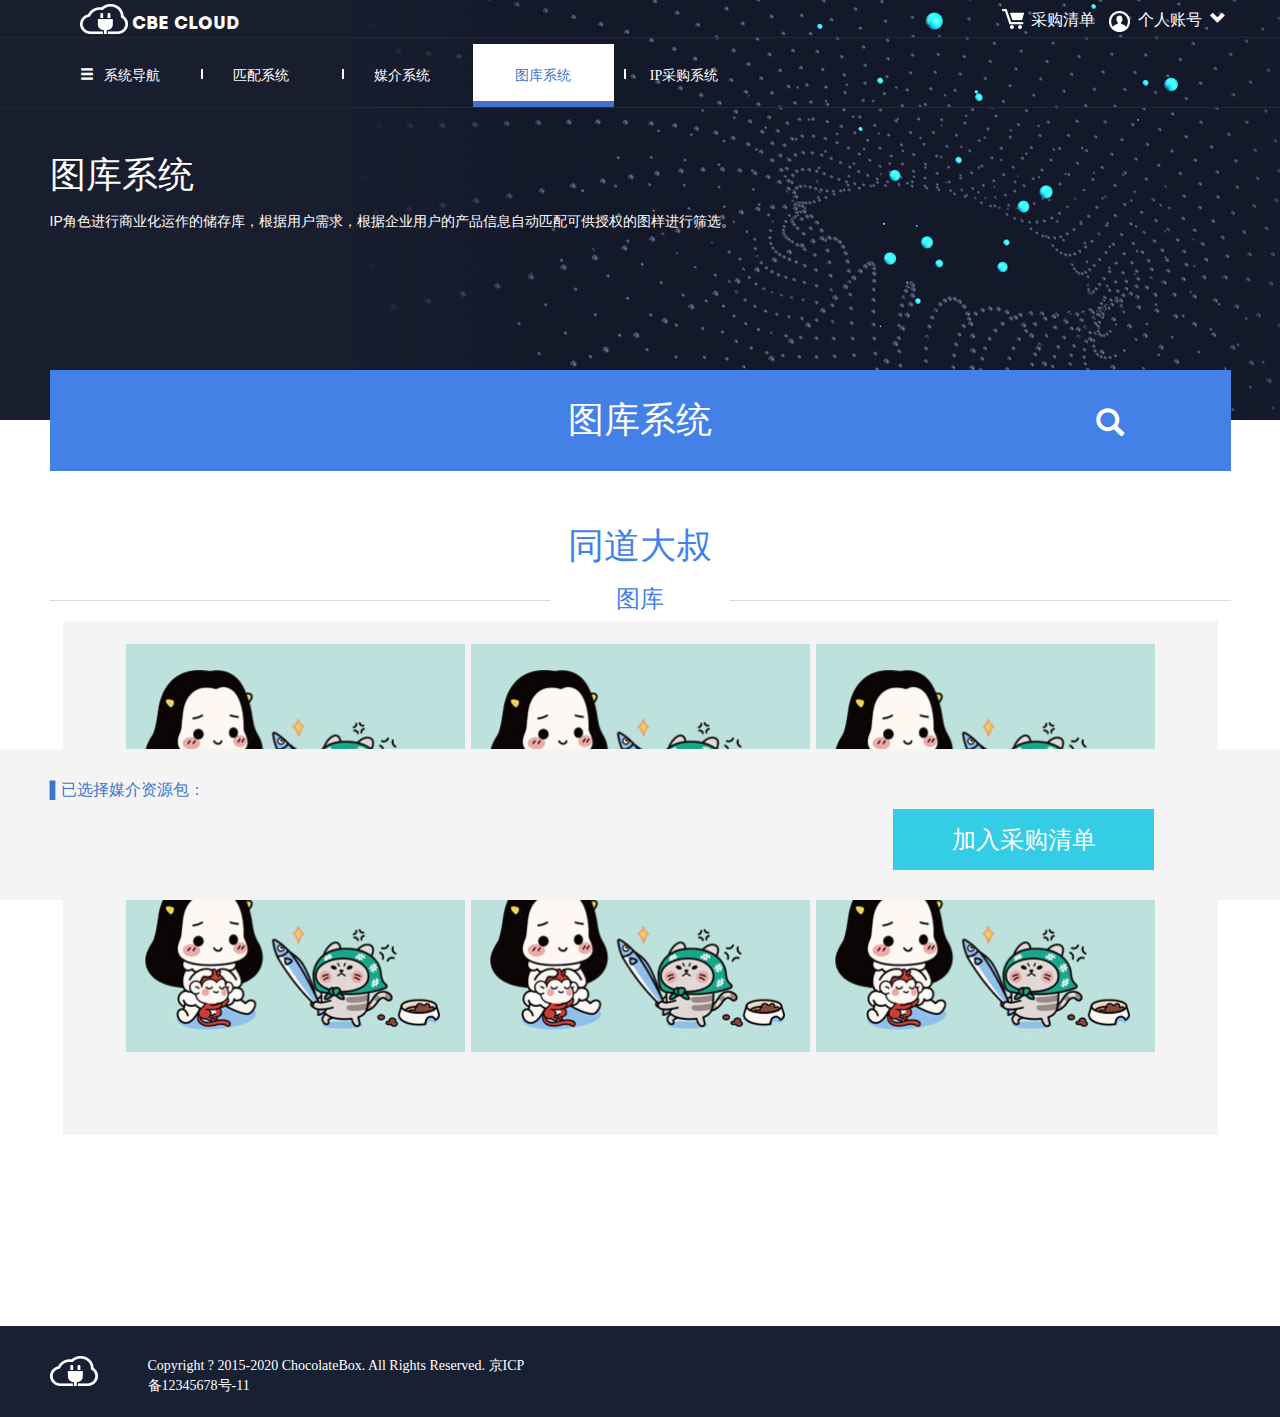
<file: data/lingshi/lingshi/photo_system.html>
<!DOCTYPE html>
<html>
<head lang="en">
    <meta charset="UTF-8">
    <title>图库系统</title>
    <!-- 4. 强制IE浏览使用最新的版本来渲染网页-->
    <meta http-equiv="x-ua-compatible" content="IE=edge"/>
    <!--  5. 移动设备做优先  ，比如网页大小， 是否允许缩放-->
    <meta name="viewport" content="width=device-width,initial-scale=1.0,minimum-scale=1.0,maximum-scale=1.0,user-scalable=no" />
    <link rel="stylesheet " type="text/css" href="css/public.css">
    <link rel="stylesheet " type="text/css" href="css/nav&footer.css">
    <link rel="stylesheet " type="text/css" href="css/photo_system.css">
    <!-- 引入 Bootstrap -->
    <link href="./lib/bootstrap-3.3.5-dist/css/bootstrap.css" rel="stylesheet">
    <!-- 6. 针对IE 9 以下版本对HTML5的兼容性问题。-->
    <!--[if lt IE 9]>
    <script src="https://cdn.bootcss.com/html5shiv/3.7.3/html5shiv.min.js"></script>
    <script src="https://cdn.bootcss.com/respond.js/1.4.2/respond.min.js"></script>
    <![endif]-->
</head>
<body >
<span class="pagename"   data-pagename="photo"></span>
<div id="nav"></div>
<div class="banner">
    <div class="banner_text">
        <p >
            图库系统
        </p>
        <p >IP角色进行商业化运作的储存库，根据用户需求，根据企业用户的产品信息自动匹配可供授权的图样进行筛选。</p>
    </div>
</div>
<div class="content">
    <div class="photo_system_title">
        <span>图库系统</span>
        <div class="photo_search">
            <input placeholder="请输入IP或者标签"/>
            <span class=" search_icon  glyphicon glyphicon-search"></span>
            <div class="search_suggest">
                <div class="search_suggest_lable">
                    <div style="height: 30px;line-height: 30px">
                        搜索
                        <span>xxxx</span>
                        相关标签
                    </div>
                    <div class="searrch_result">
                        <div>XXXXXXX</div>
                        <div>XXXXXXX</div>
                    </div>
                </div>
                <div class="hr"></div>
                <div class="search_suggest_ip">
                    <div style="height: 30px;line-height: 30px">
                        搜索
                        <span>xxxx</span>
                        相关IP
                    </div>
                    <div class="searrch_result">
                        <div>XXXXXXX</div>
                        <div>XXXXXXX</div>
                    </div>
                </div>
            </div>
        </div>
    </div>
    <div class="photo_name">
      <div class="photo_name_detail">
          <p class="photo-1">同道大叔</p>
          <p class="photo-2">图库</p>
      </div>
    </div>
    <div class="photo_content">
        <div  class="photo_content_list">
            <img src="img/photo_list.jpg"/>
            <div class="photo_detail">
                <div class="photo_detail_text">
                    <div class="name_info">
                        NHH_02_multi_04
                    </div>
                    <div>
                       <span>主题：美食、生日、甜品</span>
                    </div>
                    <div>
                        品类建议：<span>食品、礼品、化妆品、饰品、饮料</span>
                    </div>
                </div>
                <div data-number="1" class="choose">
                    <img src="img/add.jpg"/>
                </div>
            </div>
        </div>
        <div  class="photo_content_list">
            <img src="img/photo_list.jpg"/>
            <div class="photo_detail">
                <div class="photo_detail_text">
                    <div class="name_info">
                        NHH_02_multi_04
                    </div>
                    <div>
                        <span>主题：美食、生日、甜品</span>
                    </div>
                    <div>
                        品类建议：<span>食品、礼品、化妆品、饰品、饮料</span>
                    </div>
                </div>
                <div data-number="2"  class="choose">
                    <img src="img/add.jpg"/>
                </div>
            </div>
        </div>
        <div   class="photo_content_list">
            <img src="img/photo_list.jpg"/>
            <div class="photo_detail">
                <div class="photo_detail_text">
                    <div class="name_info">
                        NHH_02_multi_04
                    </div>
                    <div>
                        <span>主题：美食、生日、甜品</span>
                    </div>
                    <div>
                        品类建议：<span>食品、礼品、化妆品、饰品、饮料</span>
                    </div>
                </div>
                <div data-number="3" class="choose">
                    <img src="img/add.jpg"/>
                </div>
            </div>
        </div>
        <div  class="photo_content_list">
            <img src="img/photo_list.jpg"/>
            <div class="photo_detail">
                <div class="photo_detail_text">
                    <div class="name_info">
                        NHH_02_multi_04
                    </div>
                    <div>
                        <span>主题：美食、生日、甜品</span>
                    </div>
                    <div>
                        品类建议：<span>食品、礼品、化妆品、饰品、饮料</span>
                    </div>
                </div>
                <div  data-number="4" class="choose">
                    <img src="img/add.jpg"/>
                </div>
            </div>
        </div>
        <div   class="photo_content_list">
            <img src="img/photo_list.jpg"/>
            <div class="photo_detail">
                <div class="photo_detail_text">
                    <div class="name_info">
                        NHH_02_multi_04
                    </div>
                    <div>
                        <span>主题：美食、生日、甜品</span>
                    </div>
                    <div>
                        品类建议：<span>食品、礼品、化妆品、饰品、饮料</span>
                    </div>
                </div>
                <div data-number="5" class="choose">
                    <img src="img/add.jpg"/>
                </div>
            </div>
        </div>
        <div  data-number="6" class="photo_content_list">
            <img src="img/photo_list.jpg"/>
            <div class="photo_detail">
                <div class="photo_detail_text">
                    <div class="name_info">
                        NHH_02_multi_04
                    </div>
                    <div>
                        <span>主题：美食、生日、甜品</span>
                    </div>
                    <div>
                        品类建议：<span>食品、礼品、化妆品、饰品、饮料</span>
                    </div>
                </div>
                <div data-number="6" class="choose">
                    <img src="img/add.jpg"/>
                </div>
            </div>
        </div>
    </div>
</div>
<div style="height: 151px;width: 100%;">
<div  class="photo_submit absorption">
<div class="photo_submit_detail">
    <div class="choose_info_box">
        <div class="choose_info_title">
            ▌已选择媒介资源包：
        </div>
        <div  id="choose_info" class="choose_info">

        </div>
    </div>
    <div class="button_box">
        <button class="photo_tosubmit" onclick="tooltipout()">加入采购清单</button>
    </div>
</div>
</div>
</div>
<div id="footer"></div>
<!--提示弹框-->
<div class="tooltip_note">
    <div >
        <p>
            提交成功<span ><img src="img/m_88.png"/></span>
        </p>
        <p style="font-size: 16px"><span id="overtime">3</span>秒后返回</p>
    </div>
</div>
<!-- 2. 引入jQuery库： -->
<script src="./lib/jquery-1.11.3.js"></script>
<!-- 3. 引入 bootstrap 的js文件：-->
<script src="./lib/bootstrap-3.3.5-dist/js/bootstrap.js"></script>
<script src="js/nav&footer.js"></script>
<script src="js/photo_system.js"></script>
<script>

</script>
</body>
</html>
</file>
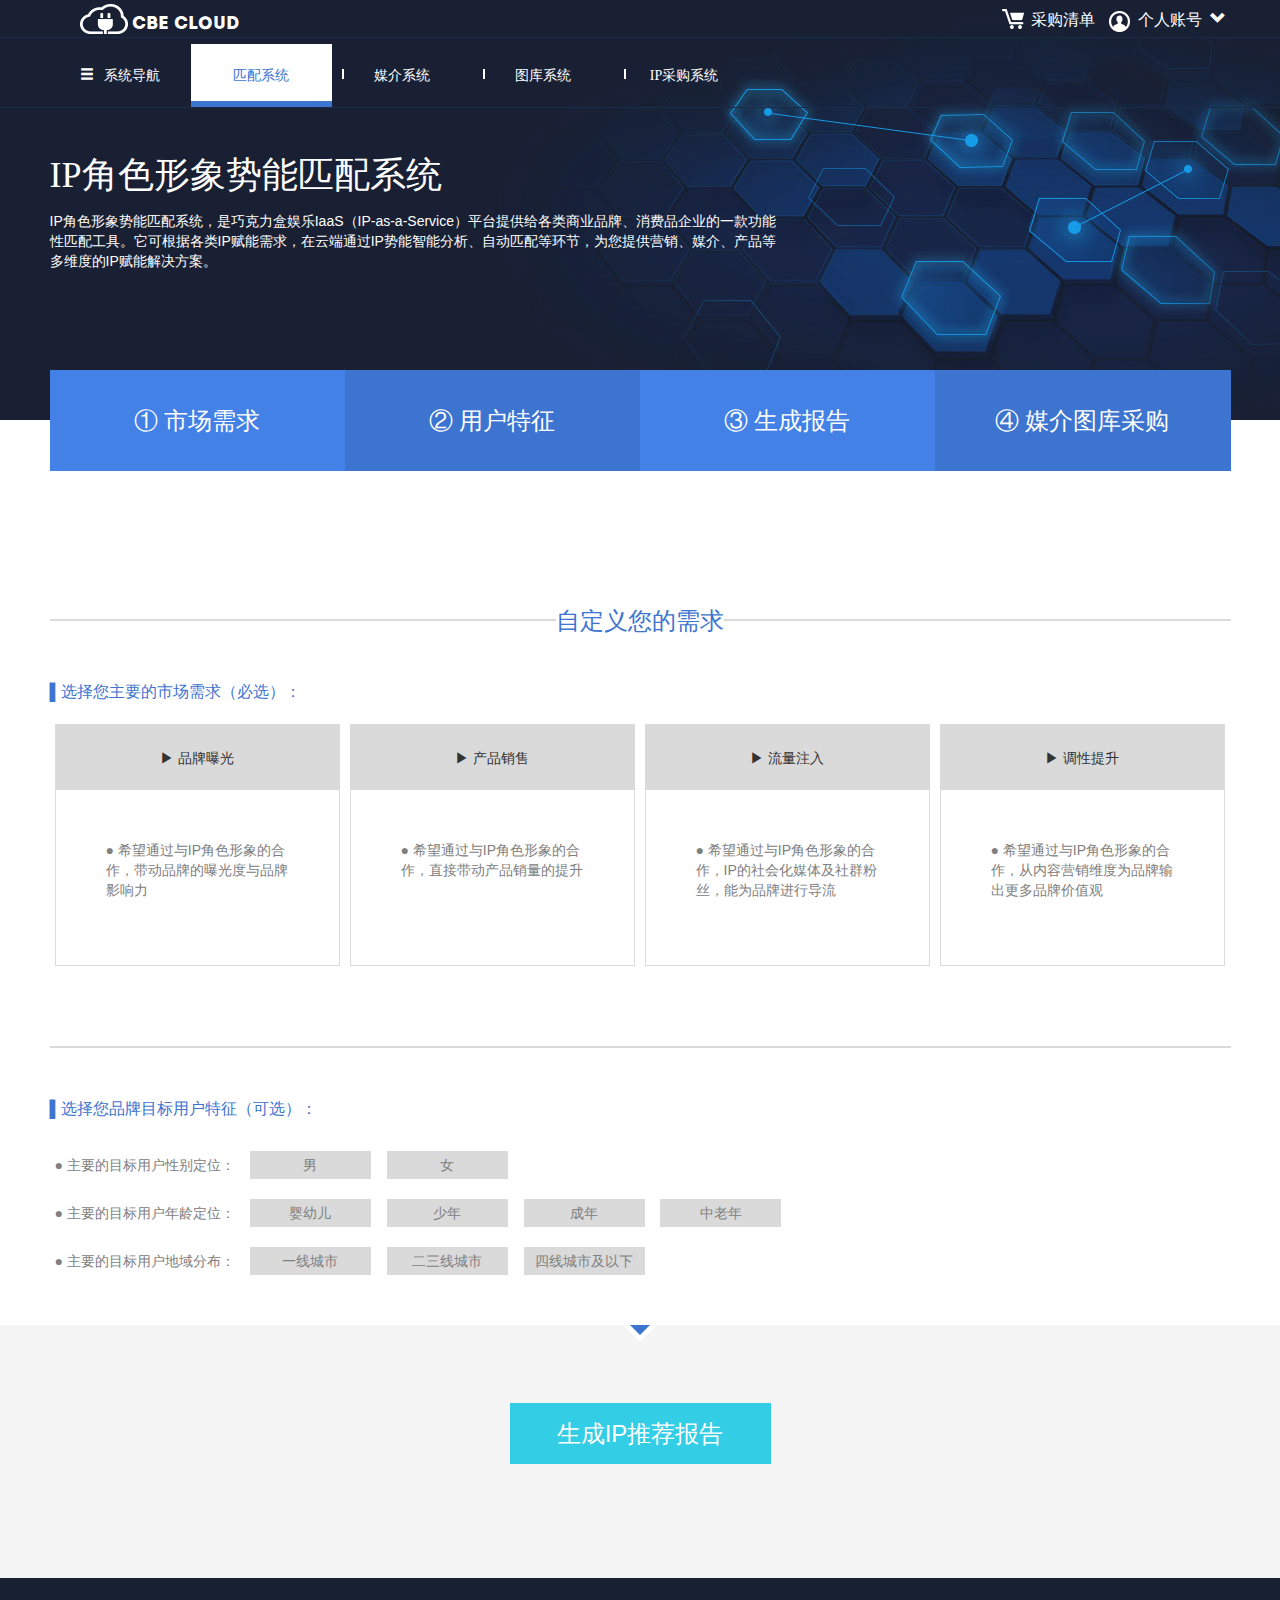
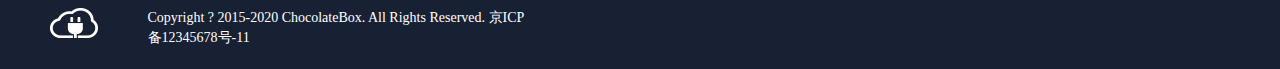
<file: data/lingshi/lingshi/recommend.html>
<!DOCTYPE html>
<html>
<head lang="en">
    <meta charset="UTF-8">
    <title>推荐系统</title>
    <!-- 4. 强制IE浏览使用最新的版本来渲染网页-->
    <meta http-equiv="x-ua-compatible" content="IE=edge"/>
    <!--  5. 移动设备做优先  ，比如网页大小， 是否允许缩放-->
    <meta name="viewport" content="width=device-width,initial-scale=1.0,minimum-scale=1.0,maximum-scale=1.0,user-scalable=no" />
    <link rel="stylesheet " type="text/css" href="css/nav&footer.css">
    <link rel="stylesheet " type="text/css" href="css/recommend.css">
    <link rel="stylesheet " type="text/css" href="css/public.css">
    <!-- 引入 Bootstrap -->
    <link href="./lib/bootstrap-3.3.5-dist/css/bootstrap.css" rel="stylesheet">
    <!-- 6. 针对IE 9 以下版本对HTML5的兼容性问题。-->
    <!--[if lt IE 9]>
    <script src="https://cdn.bootcss.com/html5shiv/3.7.3/html5shiv.min.js"></script>
    <script src="https://cdn.bootcss.com/respond.js/1.4.2/respond.min.js"></script>
    <![endif]-->
</head>
<body >
<span class="pagename"  data-pagename="recommend"></span>
<div id="nav"></div>
<div class="banner">
    <div class="banner_text">
        <p>
            IP角色形象势能匹配系统
        </p>
        <p>IP角色形象势能匹配系统，是巧克力盒娱乐IaaS（IP-as-a-Service）平台提供给各类商业品牌、消费品企业的一款功能性匹配工具。它可根据各类IP赋能需求，在云端通过IP势能智能分析、自动匹配等环节，为您提供营销、媒介、产品等多维度的IP赋能解决方案。</p>
    </div>
</div>
<div class="content">
    <div class="flow">
    <div>①  市场需求</div>
    <div>②  用户特征</div>
    <div>③  生成报告</div>
    <div>④  媒介图库采购</div>
</div>
    <div class="custom">
     <span>
         自定义您的需求
     </span>
 </div>
    <div class="custom_demand">
    <div class="custom_note">
        ▌选择您主要的市场需求（必选）：
    </div>
        <div class="custom_demand_category">
            <div class="category_content">
               <div class="  category_content_all category_content_name"> ▶  品牌曝光</div>
                <div class="  category_content_detail">● 希望通过与IP角色形象的合作，带动品牌的曝光度与品牌影响力</div>
            </div>
            <div class="category_content">
                <div class=" category_content_all category_content_name">▶  产品销售</div>
                <div  class="category_content_detail">● 希望通过与IP角色形象的合作，直接带动产品销量的提升</div>
            </div>
            <div class=" category_content">
               <div class=" category_content_all category_content_name"> ▶  流量注入</div>
                <div  class="category_content_detail">● 希望通过与IP角色形象的合作，IP的社会化媒体及社群粉丝，能为品牌进行导流</div>
            </div>
            <div class="category_content">
                <div class=" category_content_all category_content_name">▶  调性提升</div>
                <div  class="category_content_detail">● 希望通过与IP角色形象的合作，从内容营销维度为品牌输出更多品牌价值观</div>
            </div>
        </div>
    </div>
    <div class="user_trait">
        <div class="custom_note">
            ▌选择您品牌目标用户特征（可选）：
        </div>
        <div  class="user_trait__detail" >
            <div >
                <span>● 主要的目标用户性别定位：</span>
                <div class="chunk_choose">男</div>
                <div class="chunk_choose">女</div>
            </div>
            <div>
                <span>● 主要的目标用户年龄定位：</span>
                <div class="chunk_choose">婴幼儿</div>
                <div class="chunk_choose">少年</div>
                <div class="chunk_choose">成年</div>
                <div class="chunk_choose">中老年</div>
            </div>
            <div>
                <span>● 主要的目标用户地域分布：</span>
                <div class="chunk_choose">一线城市</div>
                <div class="chunk_choose">二三线城市</div>
                <div class="chunk_choose">四线城市及以下</div>
            </div>
        </div>
    </div>
</div>
<div class="submit_info">
    <h4><i><i></i></i></h4>
    <button class="to_submit" onclick="to_report()">生成IP推荐报告</button>
</div>
<div id="footer"></div>
<!-- 2. 引入jQuery库： -->
<script src="./lib/jquery-1.11.3.js"></script>
<!-- 3. 引入 bootstrap 的js文件：-->
<script src="./lib/bootstrap-3.3.5-dist/js/bootstrap.js"></script>
<script src="js/nav&footer.js"></script>
<script type="text/javascript">
    function to_report() {
        window.location.href="recommend_report.html"
    }
    /*hover效果*/

    /*点击效果*/
    var category_content=$(".category_content");
    for (var i = 0; i < category_content.length; i++) {
        (function(i) {
            var temp=true;
            category_content[i].onclick = function() {
                if(temp){
                    $(category_content[i]).addClass("shadow")
                    $(category_content[i]).children(".category_content_all").addClass("active")
                    temp = false
                }else{
                    $(category_content[i]).removeClass("shadow")
                    $(category_content[i]).children(".category_content_all").removeClass("active")
                    temp = true
                }
            }
        })(i)
    }

    $(".chunk_choose").click(function(){
        $(this).parent().find(".chunk_choose").removeClass("chunk_choose_active");
        $(this).addClass("chunk_choose_active");
    })
</script>
</body>
</html>
</file>
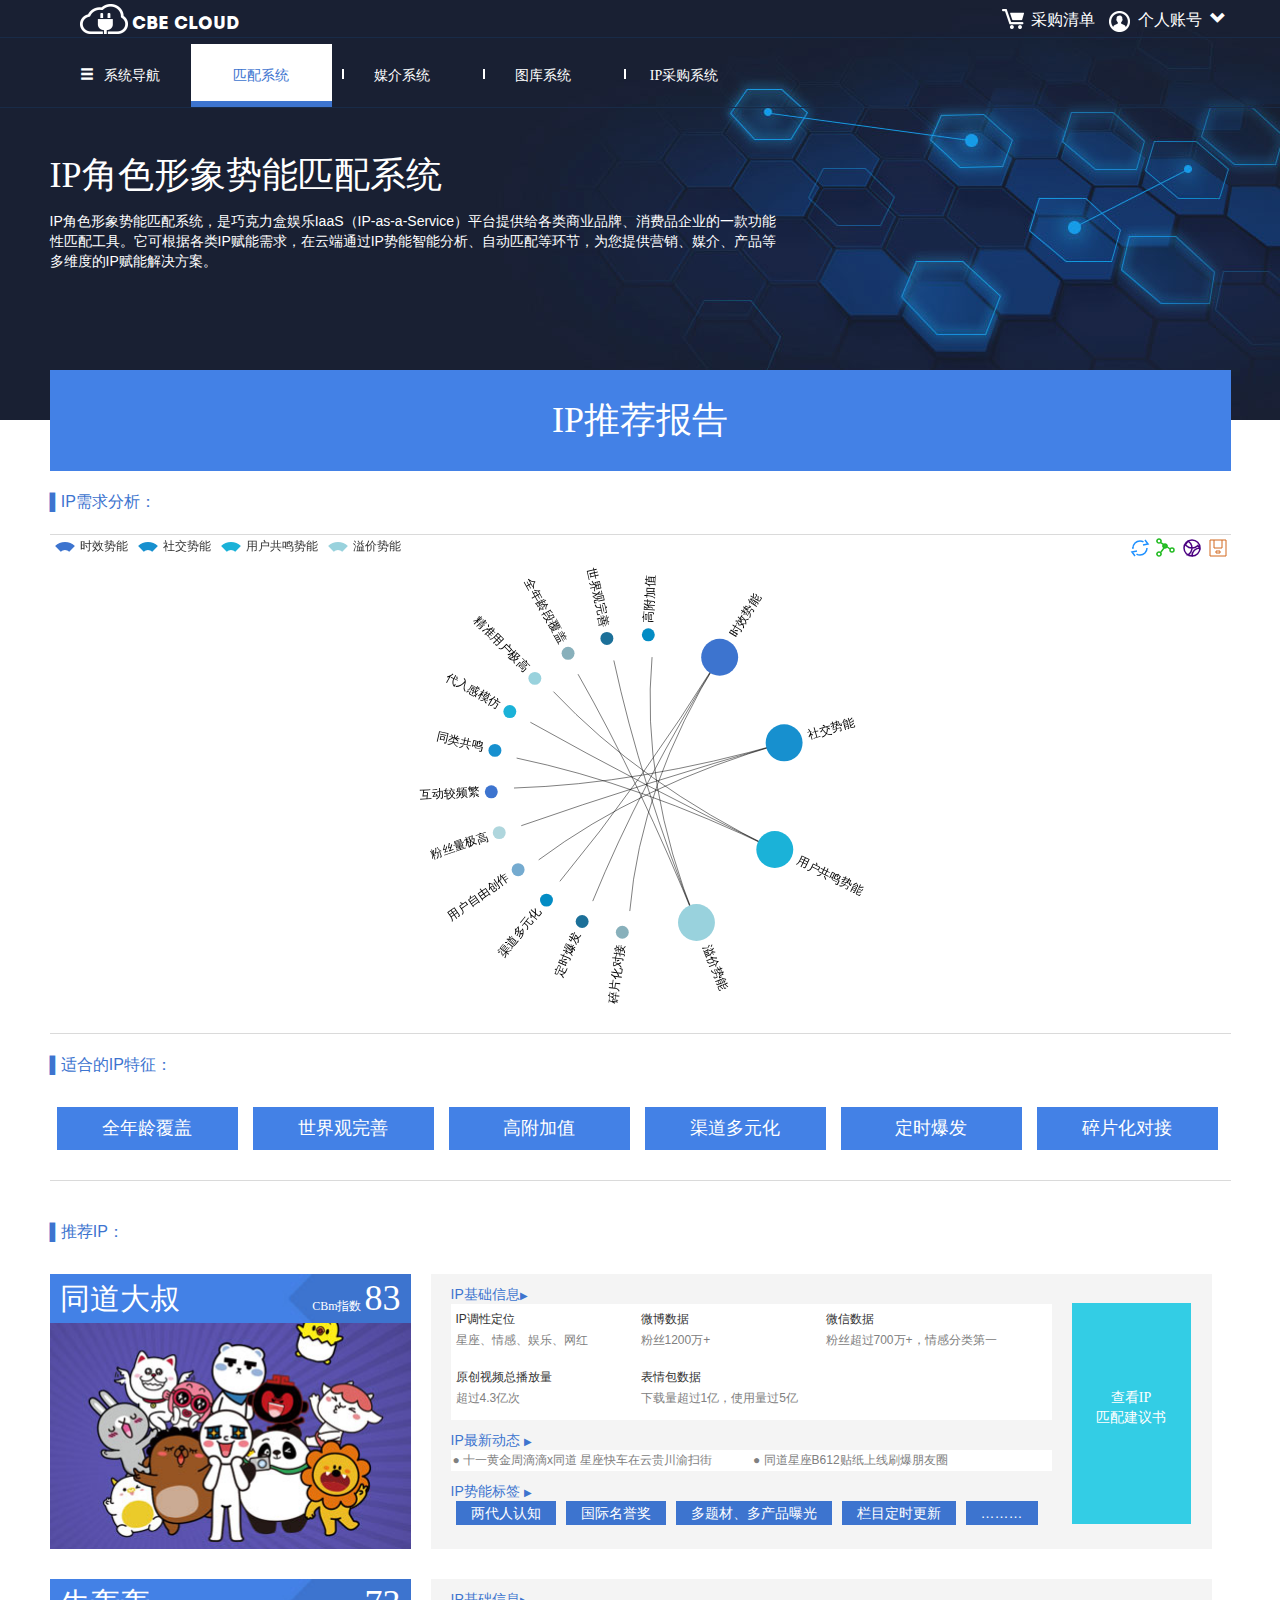
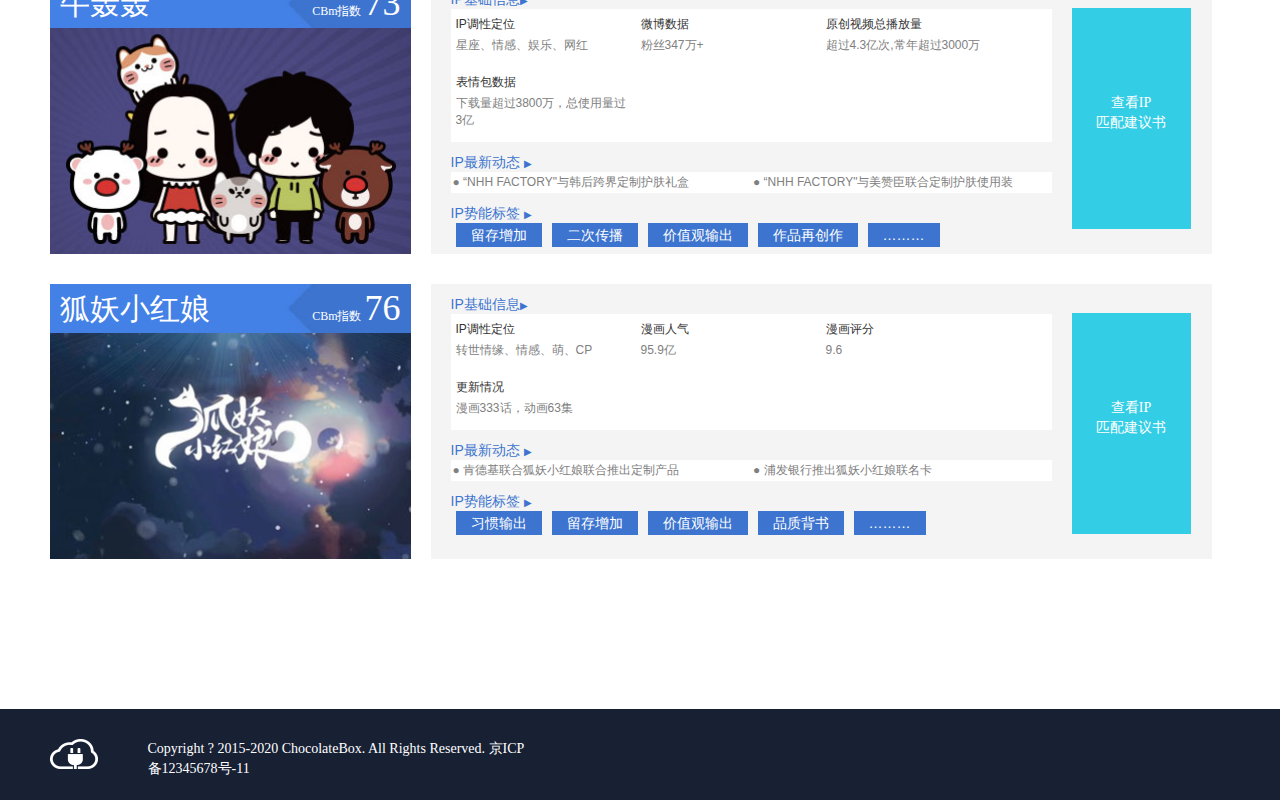
<file: data/lingshi/lingshi/recommend_report.html>
<!DOCTYPE html>
<html>
<head lang="en">
    <meta charset="UTF-8">
    <title>推荐报告</title>
    <!-- 4. 强制IE浏览使用最新的版本来渲染网页-->
    <meta http-equiv="x-ua-compatible" content="IE=edge"/>
    <!--  5. 移动设备做优先  ，比如网页大小， 是否允许缩放-->
    <meta name="viewport" content="width=device-width,initial-scale=1.0,minimum-scale=1.0,maximum-scale=1.0,user-scalable=no" />
    <link rel="stylesheet " type="text/css" href="css/nav&footer.css">
    <link rel="stylesheet " type="text/css" href="css/recommend_report.css">
    <link rel="stylesheet " type="text/css" href="css/public.css">
    <!-- 引入 Bootstrap -->
    <link href="./lib/bootstrap-3.3.5-dist/css/bootstrap.css" rel="stylesheet">
    <!-- 6. 针对IE 9 以下版本对HTML5的兼容性问题。-->
    <!--[if lt IE 9]>
    <script src="https://cdn.bootcss.com/html5shiv/3.7.3/html5shiv.min.js"></script>
    <script src="https://cdn.bootcss.com/respond.js/1.4.2/respond.min.js"></script>
    <![endif]-->
</head>
<body >
<span class="pagename"  data-pagename="recommend"></span>
<div id="nav"></div>
<div class="banner">
    <div class="banner_text">
        <p>
            IP角色形象势能匹配系统
        </p>
        <p>IP角色形象势能匹配系统，是巧克力盒娱乐IaaS（IP-as-a-Service）平台提供给各类商业品牌、消费品企业的一款功能性匹配工具。它可根据各类IP赋能需求，在云端通过IP势能智能分析、自动匹配等环节，为您提供营销、媒介、产品等多维度的IP赋能解决方案。</p>
    </div>
</div>
<div class="content">
    <div class="report_title">
    IP推荐报告
</div>
    <div class="report_content">
        <div class="custom_note">
            ▌IP需求分析：
        </div>
        <div style="height: 500px" id="content_list_analysis" class="report_content_detail">
        </div>
    </div>
    <div class="recommend_ip">
        <div class="custom_note">
            ▌适合的IP特征：
        </div>
        <div class="suit_trait">
            <div>全年龄覆盖</div>
            <div>世界观完善</div>
            <div>高附加值</div>
            <div>渠道多元化</div>
            <div>定时爆发</div>
            <div>碎片化对接</div>
        </div>
        <div class="recommend_ip_detail">
            <div class="custom_note">
                ▌推荐IP：
            </div>
            <div class="recommend_ip_detail_list">
             <div class="list_content_img">
                 <img src="img/report02.jpg"/>
                 <div>
                     <span class="ip_name_1">同道大叔</span>
                     <span  class="ip_name_2">83</span>
                     <span  class="ip_name_3">CBm指数</span>
                 </div>
             </div>
             <div class="list_content_info">
                 <div class="list_content_info_detail">
                     <p class="list_content_info_detail_title">IP基础信息<span>▶</span> </p>
                     <div class="recommend_ip_basic_information">
                         <div>
                           <h6>IP调性定位</h6>
                           <p>星座、情感、娱乐、网红</p>
                       </div>
                         <div>
                             <h6>微博数据</h6>
                             <p>粉丝1200万+</p>
                         </div>
                         <div>
                             <h6>微信数据</h6>
                             <p>粉丝超过700万+，情感分类第一</p>
                         </div>
                         <div>
                             <h6>原创视频总播放量</h6>
                             <p>超过4.3亿次</p>
                         </div>
                         <div>
                             <h6>表情包数据</h6>
                             <p>下载量超过1亿，使用量过5亿</p>
                         </div>
                     </div>
                     <p class="list_content_info_detail_title">IP最新动态 <span>▶</span></p>
                     <div class="recommend_ip_news">
                         <div>
                            <span> ● </span>十一黄金周滴滴x同道 星座快车在云贵川渝扫街
                         </div>
                         <div>
                             <span> ● </span> 同道星座B612贴纸上线刷爆朋友圈
                         </div>
                     </div>
                     <p class="list_content_info_detail_title">IP势能标签 <span>▶</span></p>
                     <div class="recommend_ip_label">
                         <div>两代人认知</div>
                         <div>国际名誉奖</div>
                         <div>多题材、多产品曝光</div>
                         <div>栏目定时更新</div>
                         <div>………</div>
                     </div>
                 </div>
                 <div class="list_content_info_button">
                     <a href="matching_proposal_tdds.html">查看IP<br>匹配建议书</a>
                 </div>
             </div>
         </div>
            <div class="recommend_ip_detail_list">
                <div class="list_content_img">
                    <img src="img/report04.jpg"/>
                    <div>
                        <span  class="ip_name_1">牛轰轰</span>
                        <span  class="ip_name_2">73</span>
                        <span  class="ip_name_3">CBm指数</span>
                    </div>
                </div>
                <div class="list_content_info">
                    <div class="list_content_info_detail">
                        <p class="list_content_info_detail_title">IP基础信息<span>▶</span> </p>
                        <div class="recommend_ip_basic_information">
                            <div>
                                <h6>IP调性定位</h6>
                                <p>星座、情感、娱乐、网红</p>
                            </div>
                            <div>
                                <h6>微博数据</h6>
                                <p>粉丝347万+</p>
                            </div>
                            <div>
                                <h6>原创视频总播放量</h6>
                                <p>超过4.3亿次,常年超过3000万</p>
                            </div>
                            <div>
                                <h6>表情包数据</h6>
                                <p>下载量超过3800万，总使用量过3亿</p>
                            </div>
                        </div>
                        <p class="list_content_info_detail_title">IP最新动态 <span>▶</span></p>
                        <div class="recommend_ip_news">
                            <div>
                                <span> ● </span>“NHH FACTORY"与韩后跨界定制护肤礼盒
                            </div>
                            <div>
                                <span> ● </span> “NHH FACTORY"与美赞臣联合定制护肤使用装
                            </div>
                        </div>
                        <p class="list_content_info_detail_title">IP势能标签 <span>▶</span></p>
                        <div class="recommend_ip_label">
                            <div>留存增加</div>
                            <div>二次传播</div>
                            <div>价值观输出</div>
                            <div>作品再创作</div>
                            <div>………</div>
                        </div>
                    </div>
                    <div class="list_content_info_button">
                        <a href="matching_proposal_nhh.html">查看IP<br>匹配建议书</a>
                    </div>
                </div>
            </div>
            <div class="recommend_ip_detail_list">
                <div class="list_content_img">
                    <img src="img/report03.jpg"/>
                    <div>
                        <span  class="ip_name_1">狐妖小红娘</span>
                        <span  class="ip_name_2">76</span>
                        <span  class="ip_name_3">CBm指数</span>
                    </div>
                </div>
                <div class="list_content_info">
                    <div class="list_content_info_detail">
                        <p class="list_content_info_detail_title">IP基础信息<span>▶</span> </p>
                        <div class="recommend_ip_basic_information">
                            <div>
                                <h6>IP调性定位</h6>
                                <p>转世情缘、情感、萌、CP</p>
                            </div>
                            <div>
                                <h6>漫画人气</h6>
                                <p>95.9亿</p>
                            </div>
                            <div>
                                <h6>漫画评分</h6>
                                <p>9.6</p>
                            </div>
                            <div>
                                <h6>更新情况</h6>
                                <p>漫画333话，动画63集</p>
                            </div>
                        </div>
                        <p class="list_content_info_detail_title">IP最新动态 <span>▶</span></p>
                        <div class="recommend_ip_news">
                            <div>
                                <span> ● </span>肯德基联合狐妖小红娘联合推出定制产品
                            </div>
                            <div>
                                <span> ● </span> 浦发银行推出狐妖小红娘联名卡
                            </div>
                        </div>
                        <p class="list_content_info_detail_title">IP势能标签 <span>▶</span></p>
                        <div class="recommend_ip_label">
                            <div>习惯输出</div>
                            <div>留存增加</div>
                            <div>价值观输出</div>
                            <div>品质背书</div>
                            <div>………</div>
                        </div>
                    </div>
                    <div class="list_content_info_button">
                        <a href="matching_proposal_hyxhn.html">查看IP<br>匹配建议书</a>
                    </div>
                </div>
            </div>
        </div>
    </div>
</div>
<div id="footer"></div>
<!-- 2. 引入jQuery库： -->
<script src="./lib/jquery-1.11.3.js"></script>
<!-- 3. 引入 bootstrap 的js文件：-->
<script src="./lib/bootstrap-3.3.5-dist/js/bootstrap.js"></script>
<script src="js/nav&footer.js"></script>
<script src="lib/echarts.js"></script>
<script>
    //ip势能分析
    var myChart = echarts.init(document.getElementById('content_list_analysis'));
    option = {
        tooltip : {
            trigger: 'item',
            formatter: function (params) {
                if (params.indicator2) {    // is edge
                    return params.indicator2 + ' ' + params.name + ' ' + params.indicator;
                } else {    // is node
                    return params.name
                }
            },
        },
        toolbox: {
            show : true,
            feature : {
                restore : {show: true},
                magicType: {show: true, type: ['force', 'chord']},
                saveAsImage : {show: true}
            }
        },
        color: [
            "#3D74CF", '#1790cf','#1bb2d8','#99d2dd','#88b0bb',
            '#1c7099','#038cc4','#75abd0','#afd6dd'
        ],

        legend: {
            x: 'left',
            data:['时效势能',"社交势能","用户共鸣势能","溢价势能"]
        },
        series : [
            {
                name: '',
                type:'chord',
                sort : 'ascending',
                sortSub : 'descending',
                ribbonType: false,
                radius: '60%',
                itemStyle : {
                    normal : {
                        label : {
                            rotate : true
                        }
                    }
                },
                minRadius: 7,
                maxRadius: 20,
                // 使用 nodes links 表达和弦图
                nodes: [
                    {name:'碎片化对接'},
                    {name:'定时爆发'},
                    {name:'渠道多元化'},
                    {name:'时效势能'},
                    {name:'用户自由创作'},
                    {name:'粉丝量极高'},
                    {name:'互动较频繁'},
                    {name:'社交势能'},
                    {name:'同类共鸣'},
                    {name:'代入感模仿'},
                    {name:'精准用户极高'},
                    {name:'用户共鸣势能'},
                    {name:'全年龄段覆盖'},
                    {name:'世界观完善'},
                    {name:'高附加值'},
                    {name:'溢价势能'},

                ],
                links: [
                    {source: '时效势能', target: '定时爆发', weight: 1, name: '效力'},
                    {source: '时效势能', target: '渠道多元化', weight: 1, name: '效力'},
                    {source: '时效势能', target: '碎片化对接', weight: 1, name: '效力'},
                    {source: '社交势能', target: '用户自由创作', weight: 1, name: '效力'},
                    {source: '社交势能', target: '粉丝量极高', weight: 1, name: '效力'},
                    {source: '社交势能', target: '互动较频繁', weight: 1, name: '效力'},
                    {source: '用户共鸣势能', target: '同类共鸣', weight: 1, name: '效力'},
                    {source: '用户共鸣势能', target: '代入感模仿', weight: 1, name: '效力'},
                    {source: '用户共鸣势能', target: '精准用户极高', weight: 1, name: '效力'},
                    {source: '溢价势能', target: '高附加值', weight: 1, name: '效力'},
                    {source: '溢价势能', target: '世界观完善', weight: 1, name: '效力'},
                    {source: '溢价势能', target: '全年龄段覆盖', weight: 1, name: '效力'},
                ],

            }
        ]
    };
    myChart.setOption(option);
</script>
</body>
</html>
</file>
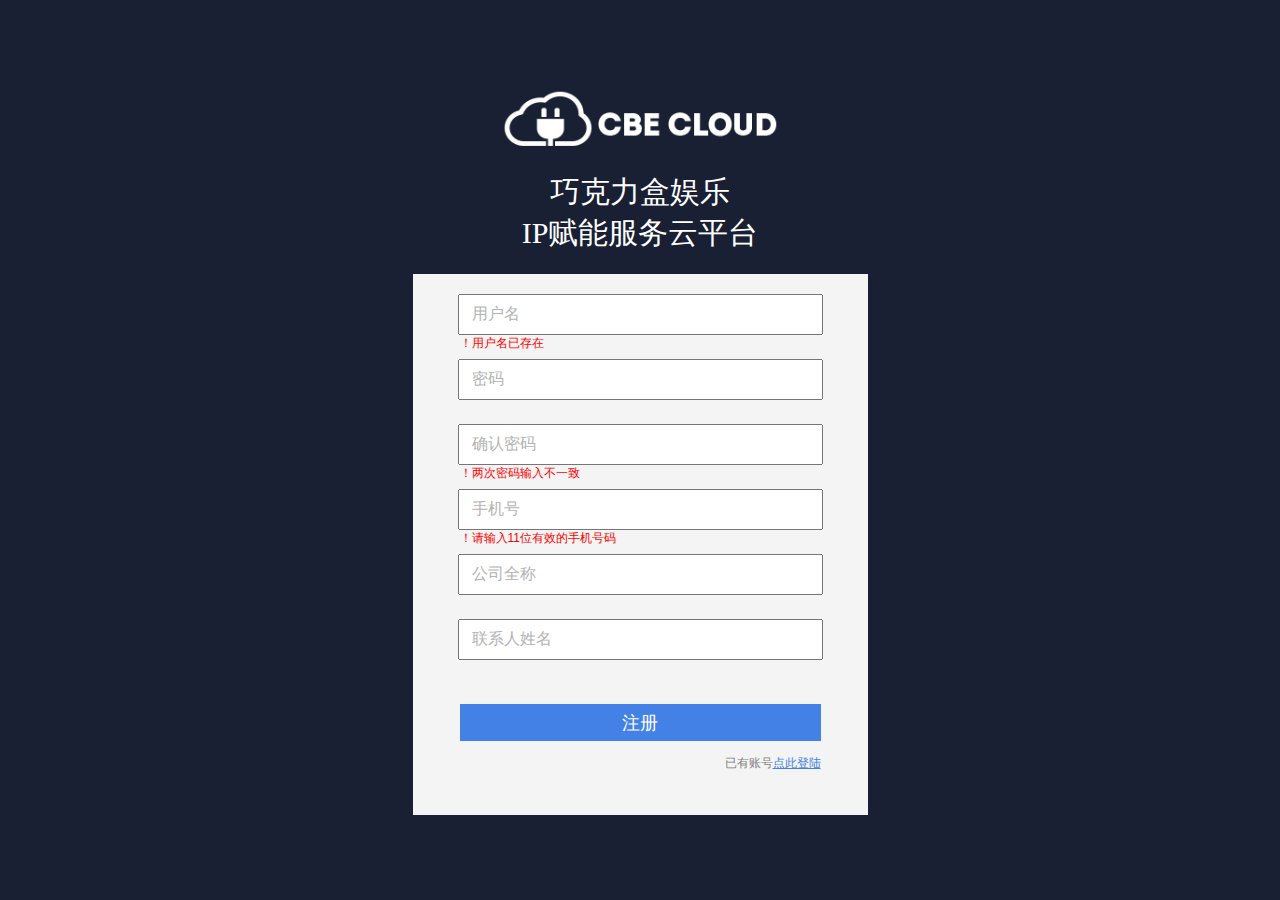
<file: data/lingshi/lingshi/register.html>
<!DOCTYPE html>
<html>
<head lang="en">
    <meta charset="UTF-8">
    <title>注册页面</title>
    <link rel="stylesheet " type="text/css" href="css/register.css">
    <link rel="stylesheet " type="text/css" href="css/public.css">
    <style>
    </style>
</head>
<body>
<div class="register">
   <div>
       <img class="login_img" src="img/logo+text.png">
   </div>
    <div class="register__name">
        <p style="font-family:SourceHanSansCN-Bold;font-size: 30px">巧克力盒娱乐</p>
        <p style="font-family:SourceHanSansCN-Regular;font-size: 30px">IP赋能服务云平台</p>
    </div>
    <div class="register_text">
        <input placeholder="用户名"/>
        <div>！用户名已存在</div>
        <input  placeholder="密码"/>
        <div></div>
        <input  placeholder="确认密码"/>
        <div>！两次密码输入不一致</div>
        <input  placeholder="手机号"/>
        <div>！请输入11位有效的手机号码</div>
        <input  placeholder="公司全称"/>
        <div></div>
        <input  placeholder="联系人姓名"/>
        <div></div>
        <button class="toregister">注册</button>
        <div class="note"  >已有账号<a href="index.html">点此登陆</a></div>
    </div>
</div>
<script src="./lib/jquery-1.11.3.js"></script>
<script src="js/nav&footer.js"></script>
<script>
</script>
</body>
</html>
</file>
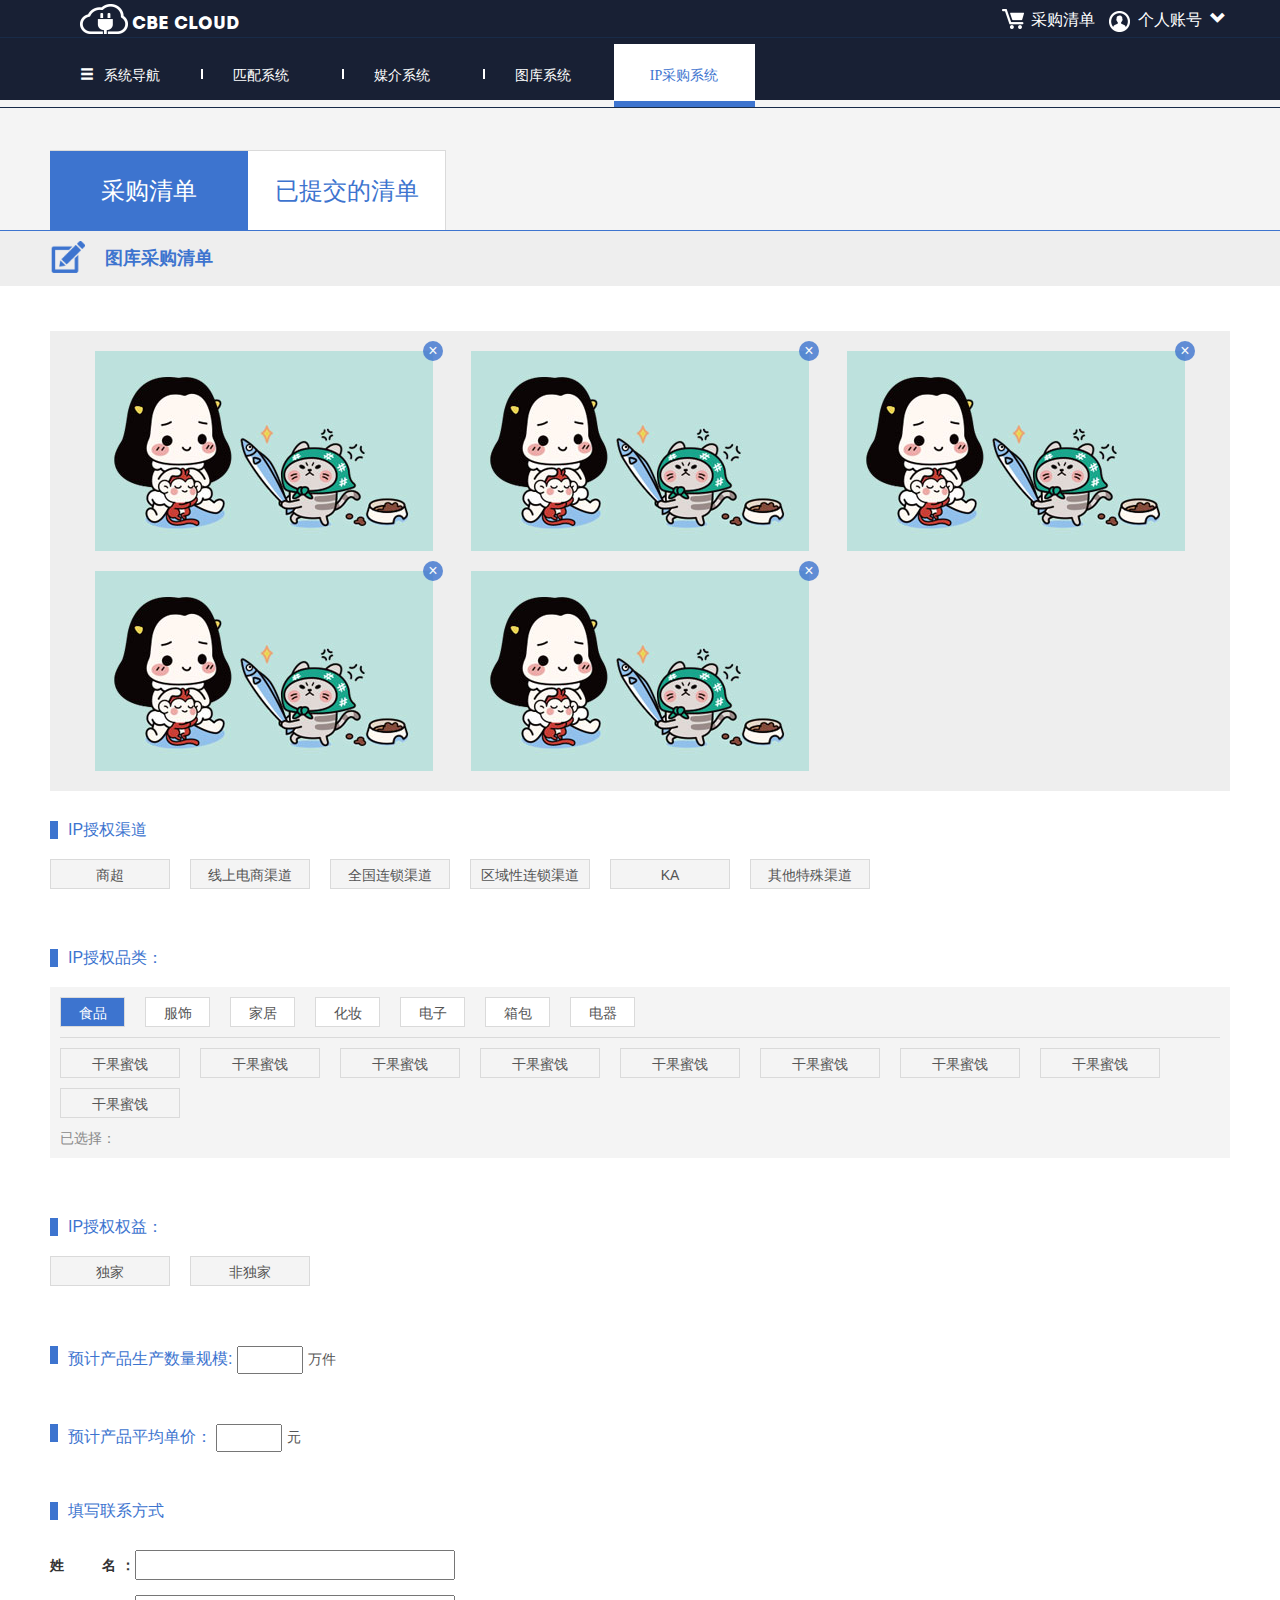
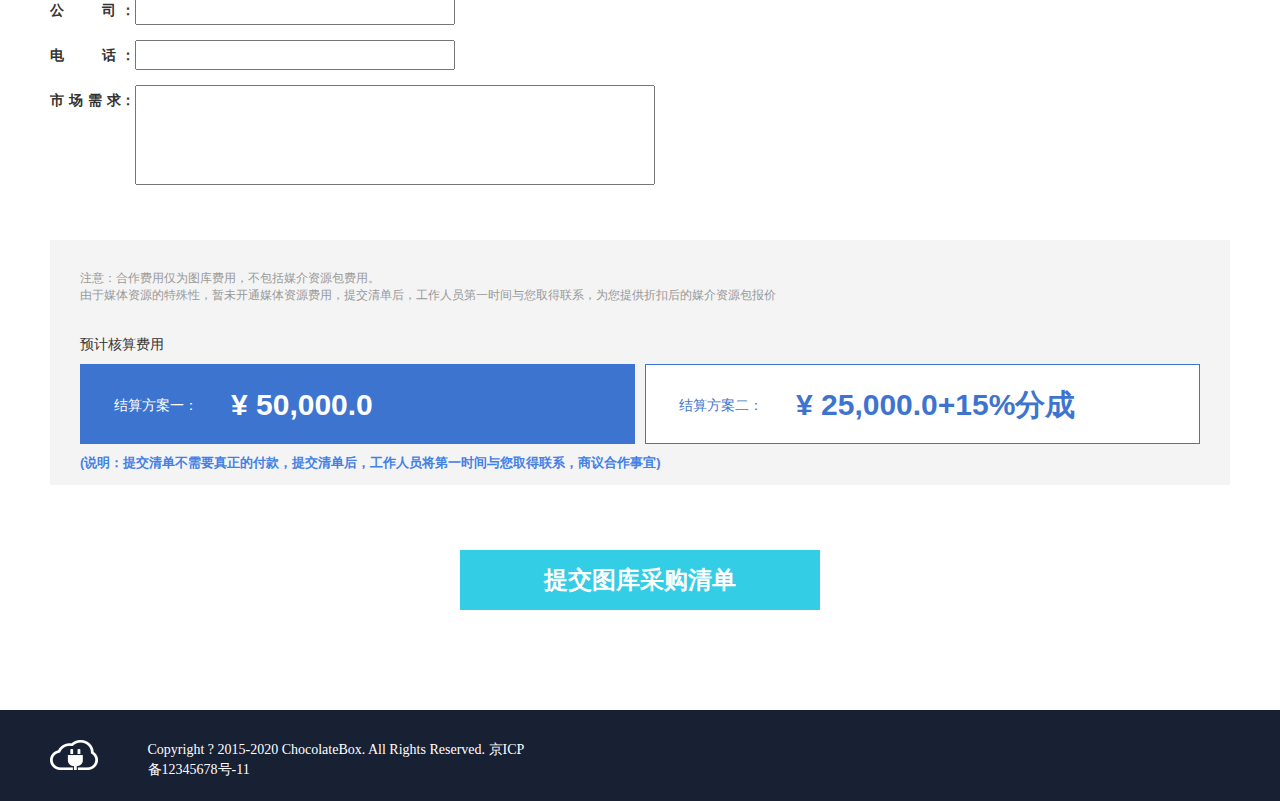
<file: data/lingshi/lingshi/submitted_list.html>
<!DOCTYPE html>
<html>
<head lang="en">
    <meta charset="UTF-8">
    <title>推荐报告</title>
    <!-- 4. 强制IE浏览使用最新的版本来渲染网页-->
    <meta http-equiv="x-ua-compatible" content="IE=edge"/>
    <!--  5. 移动设备做优先  ，比如网页大小， 是否允许缩放-->
    <meta name="viewport" content="width=device-width,initial-scale=1.0,minimum-scale=1.0,maximum-scale=1.0,user-scalable=no" />
    <link rel="stylesheet " type="text/css" href="css/nav&footer.css">
    <link rel="stylesheet " type="text/css" href="css/recommend_report.css">
    <link rel="stylesheet " type="text/css" href="css/public.css">
    <link rel="stylesheet " type="text/css" href="css/submitted_list.css">
    <!-- 引入 Bootstrap -->
    <link href="./lib/bootstrap-3.3.5-dist/css/bootstrap.css" rel="stylesheet">
    <!-- 6. 针对IE 9 以下版本对HTML5的兼容性问题。-->
    <!--[if lt IE 9]>
    <script src="https://cdn.bootcss.com/html5shiv/3.7.3/html5shiv.min.js"></script>
    <script src="https://cdn.bootcss.com/respond.js/1.4.2/respond.min.js"></script>
    <![endif]-->
</head>
<body >
<span class="pagename"  data-pagename="summitted"></span>
<div id="nav"></div>
<div class="tab-content">
    <div class="tab-index">
        <div class="content">   
            <div class="shopping-list" id="tab_button">
                <div data-link="1" class="active">采购清单</div>
                <div  data-link="2" >已提交的清单</div>
            </div>
        </div>
    </div>
   <div id="tab_container">
        <div class="active" style="display: none">
            <div class="content">
                <div class="box-content">
                    <ul class="submit_list">
                        <li>
                         <div>
                            <div class="resource-bundle">
                                <div class="resource-warp">
                                    <div class="resource resource-time"><span>2017-10-31</span><b class="resource-type">媒体资源包清单</b></div>
                                    <div class="resource resource-type">清单号：68894138772055226</div>
                                    <div class="resource resource-tel">联系人信息：王XX  136XXXXXXXX</div>
                                </div>
                                <div class="boundle-content">选择的资源包：形象输出资源包</div>
                            </div>
                            <div class="download"><a href="">下载合作协议</a></div>
                         </div>
                        </li>
                         <li>
                         <div>
                            <div class="resource-bundle">
                                <div class="resource-warp">
                                    <div class="resource resource-time"><span>2017-10-31</span><b class="resource-type">媒体资源包清单</b></div>
                                    <div class="resource resource-type">清单号：68894138772055226</div>
                                    <div class="resource resource-tel">联系人信息：王XX  136XXXXXXXX</div>
                                </div>
                                <div class="boundle-content img-content"><span>图片选择：3张</span>授权品类：食品、化妆品</div>
                            </div>
                            <div class="download"><a href="">下载合作协议</a></div>
                         </div>
                        </li>
                    </ul>
                </div>
            </div>
        </div>
        <div>
            <div class="shopping-title">
                <div class="content">
                <i class="shopping-icon"></i><span>图库采购清单</span>
                </div>
            </div>
            <div class="content">
                <div class="shopping-content">
                    <ul class="imgs_list">
                        <li>
                             <div class="shopping-img">
                                <img src="./img/photo_list.jpg" alt="">
                                <span class="c-close">&times;</span></div></li>
                        <li>
                             <div class="shopping-img">
                                <img src="./img/photo_list.jpg" alt="">
                                <span class="c-close">&times;</span></div></li>
                        
                        <li>
                             <div class="shopping-img">
                                <img src="./img/photo_list.jpg" alt="">
                                <span class="c-close">&times;</span></div></li>
                        <li>
                             <div class="shopping-img">
                                <img src="./img/photo_list.jpg" alt="">
                                <span class="c-close">&times;</span></div></li>
                        <li>
                             <div class="shopping-img">
                                <img src="./img/photo_list.jpg" alt="">
                                <span class="c-close">&times;</span></div></li>
                        <li class="elem-placerholder">
                             <div class="c-empty">
                                <span>&nbsp;</span></div></li>
                    </ul>
                    <div class="">
                        <div class="IP-author">IP授权渠道</div>
                        <div>
                            <ul class="authorized " id="channel"><li>商超</li><li>线上电商渠道</li><li>全国连锁渠道</li><li>区域性连锁渠道</li><li>KA</li><li>其他特殊渠道</li></ul>
                        </div>
                    </div>
                    <div class="">
                        <div class="IP-author">IP授权品类：</div>
                        <div>
                            <div class="authorized author-cate">
                                <ul class="cate" id="cate"><li class="active">食品</li><li >服饰</li><li>家居</li><li>化妆</li><li>电子</li><li>箱包</li><li>电器</li></ul>
                                <div class="cate-goods" id="goods">
                                    <ul><li data-goodsID="1">干果蜜饯</li><li data-goodsID="2">干果蜜饯</li><li data-goodsID="3">干果蜜饯</li><li data-goodsID="4">干果蜜饯</li><li data-goodsID="5">干果蜜饯</li><li data-goodsID="6">干果蜜饯</li><li data-goodsID="7">干果蜜饯</li><li data-goodsID="8">干果蜜饯</li><li data-goodsID="9">干果蜜饯</li></ul>
                                </div>
                                <div class="selected-lists">
                                    <div class="selected-goods" id="selected-goods">
                                    已选择：
                                    </div>
                                </div>
                            </div> 
                        </div>
                    </div>
                    <div class="">
                        <div class="IP-author" >IP授权权益：</div>
                        <div>
                            <ul class="authorized" id="equity"><li>独家</li><li>非独家</li></ul>
                        </div>
                    </div>
                    <div class="">
                        <div class="IP-author" >预计产品生产数量规模:
                            <span> <input style="width: 66px;height:28px;color: #555;font-size: 12px" /></span><span style="color: #555;font-size: 14px;padding-left: 5px">万件</span>
                        </div>

                    </div>
                    <div class="">
                        <div class="IP-author" >预计产品平均单价：
                            <span> <input style="width: 66px;height:28px;color: #555;font-size: 12px"/></span><span style="color: #555;font-size: 14px; padding-left: 5px">元</span>
                        </div>

                    </div>
                    <div class="">
                        <div class="IP-author">填写联系方式</div>
                        <div class="form-list">
                           <div><label><i></i>姓 &nbsp; &nbsp;<span>名：</span></label><input type="text"></div>
                           <div><label><i></i>公 &nbsp; &nbsp;<span>司：</span></label><input type="text"></div>
                           <div><label><i></i>电 &nbsp; &nbsp;<span>话：</span></label><input type="text"> </div>
                           <div><label><i></i>市 场 需 <span>求：</span></label><textarea></textarea></div>
                        </div>
                    </div>
                    <div class="shopping-submit">
                        <div class="submit-tip">
                            <p>注意：合作费用仅为图库费用，不包括媒介资源包费用。<br>由于媒体资源的特殊性，暂未开通媒体资源费用，提交清单后，工作人员第一时间与您取得联系，为您提供折扣后的媒介资源包报价
                            </p>
                        </div>
                        <div class="estimated-cost">
                            <div>预计核算费用</div>
                            <div class="settlement-mode">
                                <div class="type-first  active">
                                    <span>结算方案一：</span>
                                    <b>¥ 50,000.0</b>
                                </div>
                                <div class="type-second type-first">
                                    <span>结算方案二：</span>
                                    <b>¥ 25,000.0+15%分成</b>
                                </div>
                                <p style="color:#4381E6;font-size: 13px;font-weight: 800;padding-top: 10px ">(说明：提交清单不需要真正的付款，提交清单后，工作人员将第一时间与您取得联系，商议合作事宜)</p>
                            </div>
                        </div>
                    </div>
                    <div onclick="tooltipout()" class="submit-button">
                        <a  data-toggle="modal" data-target="#modal_view"><b>提交图库采购清单</b></a>
                    </div>
                </div>
            </div>
        </div>
   </div>

</div>
<div id="footer"></div>
<!--提示弹框-->
<div class="tooltip_note">
    <div >
        <p>
            提交成功<span ><img src="img/m_88.png"/></span>
        </p>
        <p style="font-size: 16px"><span id="overtime">3</span>秒后返回</p>
    </div>
</div>
<!-- 2. 引入jQuery库： -->
<script src="./lib/jquery-1.11.3.js"></script>
<!-- 3. 引入 bootstrap 的js文件：-->
<script src="./lib/bootstrap-3.3.5-dist/js/bootstrap.js"></script>
<script src="js/nav&footer.js"></script>
<script src="js/submmitted_list.js"></script>
<script>
    /*提示框*/
    function tooltipout(){
        $(".tooltip_note").css("display","block")
        var num=3
       var counttime=setInterval(function(){
             num--
            $("#overtime").html(num)
            if(num==0){
                clearInterval(counttime)
                $(".tooltip_note").css("display","none")
            }
        },1000)
       $("#overtime").html("3")
    }
</script>
</body>
</html>
</file>
<file: data/lingshi/lingshi/css/login.css>
body{
    background-color: #151f32;

}
input{
    outline:none
}
.login{
    min-width: 600px;
    background-repeat: no-repeat;
    margin: 0 auto;
    text-align: center;
    overflow: hidden;
    background-image: url("../img/login01.png");
    background-position: center;
    position: relative;
    background-size: cover;
    height: 100%;

}
.login_content{
    position: absolute;
}
.login_img{
    width:291px ;
    height: 58px;
    margin: 0 auto;
}
.login__name{
    color: white  ;
    padding: 20px 0 10px 0  ;
    text-align: center;
}
.login_text{
    width: 501px;
    height: 150px;
    margin: 0 auto;
}
.login_note{
    width: 501px;
    color: #FF6637;
    font-size: 12px;
    text-align: center;
    line-height: 34px;
    height: 34px;
}
#loginform>input{
    width: 232px;
    height: 37px;
    padding-left: 12px;
    line-height: 37px;
    vertical-align: top;
}
::-webkit-input-placeholder {
    font-family: SourceHanSansCN-Bold;
    color: #B3B3B3;
    font-size: 16px;
    line-height: 37px;
}
::-moz-placeholder {/* Firefox 18- */
    font-family: SourceHanSansCN-Bold;
    color: #B3B3B3;
    font-size: 16px;
    line-height: 37px;
}

::-moz-placeholder{/* Firefox 19+ */

    font-family: SourceHanSansCN-Bold;
    color: #B3B3B3;
    font-size: 16px;
    line-height: 37px;
}

:-ms-input-placeholder {
    font-family: SourceHanSansCN-Bold;
    color: #B3B3B3;
    font-size: 16px;
    line-height: 37px;
}
.login_forget{
    width: 100%;
    font-size: 16px;
    line-height: 24px;
    color: white;
    padding: 10px 0;
}
.login_forget:after{
    content: '';
    display: block;
    clear: both;
}
.tologin{
    width:501px;
    height: 51px;
    background-color: #4381E6;
    color: white;
    border: none;
    font-size: 18px;
}
.tologin:hover{
  cursor: pointer;
}
.tologin>a{
    color: white;
    font-size: 18px;
    text-decoration: none;
}
.tologin>a:hover{
    text-decoration: none;
    color: white;

}
</file>
<file: data/lingshi/lingshi/css/public.css>
*{
    padding: 0;
    margin: 0;
}
body, button, input, select, textarea {
    font-family: 'PingFangSC','helvetica neue','hiragino sans gb','arial','microsoft yahei ui','microsoft yahei','simsun','sans-serif'!important;
}
input{
    outline:none;
    box-shadow: none;
    padding-left: 12px;
}
/*����ie��palceholder��ʽ*/
.phcolor{
    color:  #B3B3B3;
    font-size:16px ;
}
/*��������*/
@font-face {
    font-family: 'Intro';
    src : url('../lib/font/Intro.otf');
}
/*banner��ʽ*/
.banner_text{
    width: 1181px;
    height: 420px;
    color: white;
    margin: 0 auto;
    padding-right: 450px;
    padding-top: 150px;
}
.banner_text>p:nth-child(1){
    font-size: 36px;
    font-family:SourceHanSansCN-Bold ;
}
.banner_text>p:nth-child(2){
    font-size: 14px;
}
/*����*/
.content{
    width: 1181px;
    margin: -50px auto 0 auto;
}
/*��������ʽ*/
.custom_note{
    font-size: 16px;
    color: #3D74CF;
    margin: 20px 0;
}
/*���ض���*/
#preloader{
    width: 100%;
    height: 100%;
    background-color: rgba(255, 255, 255, 0.73);
    top: 0;
}
#status {
    background: url(../img/loding.gif) center center no-repeat;
    height: 200px;
    width: 200px;
    margin:0 auto;

}
/*��ʾ����*/
.tooltip_note{
    position: fixed;
    width: 100%;
    height: 100%;
    min-width: 1181px;
    background:gainsboro\0 ;
    background-color: rgba(79, 79, 79, 0.52);
    text-align: center;
    display: none;
    z-index: 333333;
    top: 0;
    left: 0;
}
.tooltip_note>div{
    text-align: center;
    width: 500px ;
    height: 300px ;
    background-color: white;
    position: absolute;
    font-size: 30px;
    padding: 100px 50px 0 50px;
    transition: all  0.5s;
}
.tooltip_note img{
    width: 36px;
    height: 36px;
}
/*�ύ������Ч��*/
.absorption{
    position: fixed;
    bottom: 0;
    left: 0;
}
</file>
<file: data/lingshi/lingshi/css/nav&footer.css>
/*����*/
.navout{
    position: absolute;
    top: 0;
    left: 0;
    width: 100%;
    font-family:SourceHanSansCN-Regular ;
    z-index: 1;
}
.nav_in_one{
    border-bottom:1px solid #182b48;
}
.nav_content_out{
    border-bottom:1px solid #182b48;
}
.nav{
    width: 1181px;
    margin: 0 auto;
    height: 37px;
    color: white;
    line-height: 40px;
}
.nav_header{
    height: 37px;
   font-size: 16px;
}
.nav_header a{
    text-decoration: none;
    color:white;
}
.nav_header a:hover{
    color: white;
    text-decoration: none;
}
.nav_logo {
   margin-left: 30px;
    float: left;
}
.nav_logo>img {
    width: 48px;
    height: 30px;
    vertical-align: top;
    margin-top: 4px;
}
.nav_logo>span{
    font-family: Intro;
    font-size: 18px;
    color: white;
    display: inline-block;
    width: 110px;
    height: 38px;
    line-height: 50px;
}
.hr{
    width: 100%;
    height: 2px;
    background-color: #182B48;
}
.person{
    position: relative;
}
.person:hover{
    cursor: pointer;
}
.collapse_button{
    display: table-cell;
    width: 25px;
    height: 25px;
    text-align: center;
    color: white;
}
.collapse_info{
    position: absolute;
    top: 27px;
    left:0px;
    width: 100%;
    height: 111px;
    display: none;
    padding: 10px 0 ;
}
.collapse_info>div{
    width: 100%;
    text-align: center;
    padding: 5px 0 ;
    font-size: 16px;
}
.collapse_info>div>a{
     color: white;
    text-decoration: none;

 }
.collapse_info>div>a:hover{
    color: white;
    text-decoration: none;
}
.nav_content{
    clear: both;
    width: 1181px;
    height: 63px;
    margin: 0 auto;
}
.nav_content_ul{
    text-align: center;
    margin-bottom: 0;
}
.nav_content_ul:after{
    content: '';
    display: block;
    clear: both;
}
.nav_content_ul>li{
    list-style: none;
    width: 141px;
    height: 63px;
    float: left;
    line-height: 63px;
    position: relative;

}
.nav_content_ul>li:hover{
   border-bottom: 6px solid   #3D74CF;
}
.oblong{
    position: absolute;
    display: block;
    width: 2px;
    height: 10px;
    background-color: white;
    left: 10px;
    top:25px
}
.nav_content_ul>li>a{
    font-size: 14px;
     text-decoration: none;
     color:white;
    display: block;

 }
.nav_content_ul>li>a:hover{
    text-decoration: none;
}
.nav_content_collapse_div{
    text-align: left;
    color: #3D74CF;
    width: 201px;
    height: 253px;
    display: none;
    background-color: white;
}
.nav_content_collapse_div>.nav_content_collapse_ul>li{
    list-style: none;
    line-height: 24px;
}
.nav_content_collapse_div>.nav_content_collapse_ul>li>a:hover{
   border-bottom: 1px solid silver;

}
.nav_content_collapse_ul>li>.glyphicon {
    display: inline-block;
    width: 55px;
   text-align: center;
}
.nav_content_collapse_ul >li>a{
    list-style: none;
    line-height: 30px;
    color: #3D74CF;
    font-size: 14px;
    text-decoration: none;
    padding: 5px 0 5px 28px;
    display: inline-block;
    width: 146px;
    border-bottom: 1px solid white;

}
/*ҳ��*/
.footer{
    width: 100%;
    height: 91px;
    background-color: #182034;
    min-width: 1181px;
}
.footerinfo{
    width: 1181px;
    height: 61px;
    margin: 0 auto;
    padding-top: 30px;
}
.footerinfo>div{
    float: left;
}
.footer_text{
    color: white;
    width: 380px;
    margin-left: 50px;
    font-size: 14px;
    font-family:SourceHanSansCN-Regular ;
}
.li-active{
    background: white;

    border-bottom: 6px solid   #3D74CF;
}
.nav_content_ul>.li-active>a{
    color: #3D74CF ;
}

.pagename{
    display: none;
}
</file>
<file: data/lingshi/lingshi/css/photo_system.css>
.banner{
    width: 100%;
    min-width: 1181px;
    height: 420px;
    background-image: url("../img/banner_03.jpg");
    background-position: center;
}
.photo_system_title{
    position: relative;
    width: 1181px;
    height: 101px;
    background: #4381E6;
    color: white;
    font-size: 36px;
    line-height: 101px;
    text-align: center;
    font-family: SourceHanSansCN-Bold;
}
/*��������ʽ*/
.photo_search{
    position: absolute;
    top: 0;
    left: 90px;
    width: 1000px;
    height: 101px;
    font-size: 28px;
}
.photo_search>.glyphicon{
    right: 0;
    position: absolute;
    line-height: 2;
    top:25px;
    display: block;
    width:60px;
    height: 60px;
    margin-left: -4px;
    transition: all 0.5s ;
    color: white;
    z-index: 2;
}
.photo_search>.glyphicon:hover{
    cursor: pointer;
}
/*�������� ��ʾ*/
@keyframes out
{
    from {
        width: 500px;
        margin-left: 500px;
    }
    to {
        margin-left: 0;
        width: 1000px;
    }
}
@-moz-keyframes out /* Firefox */
{
    from {
        width: 500px;
        margin-left: 500px;
    }
    to {
        margin-left: 0;
        width: 1000px;
    }
}
@-webkit-keyframes out /* Safari �� Chrome */
{
    from {
        width: 500px;
        margin-left: 500px;
    }
    to {
        margin-left: 0;
        width: 1000px;
    }
}
@-o-keyframes out  /* Opera */
{
    from {
        width: 500px;
        margin-left: 500px;
    }
    to {
        margin-left: 0;
        width: 1000px;
    }
}
.photo_search>input{
    animation: out 0.6s;
    -moz-animation: out 0.6s;	/* Firefox */
    -webkit-animation: out 0.6s;	/* Safari �� Chrome */
    -o-animation: out 0.6s;	/* Opera */
    width: 1000px;
    line-height: 60px;
    margin-left: 0px;
    height: 60px;
    color: grey;
    font-size: 16px;
    border: none;
    margin-top: 25px;
    transition: all 0.2s;
    display: none;
    padding: 0 12px;

}
.search_suggest{
    width: 1000px;
    background: white ;
    padding: 0 15px;
    font-size: 14px;
    color: #B3B3B3;
    text-align: left;
    border: 1px solid #4381E6 ;
    line-height: 25px;
    max-height: 200px;
    overflow-y: scroll;
    display: none;
}
.hr{
    height: 1px;
    width: 100%;
    background: #B3B3B3;
    margin: 2px 0 ;
}
::-webkit-input-placeholder {
    font-family: SourceHanSansCN-Bold;
    color: #B3B3B3;
    font-size: 16px;
    line-height: 24px;
    padding-left: 12px;
}
:-moz-placeholder {/* Firefox 18- */
    font-family: SourceHanSansCN-Bold;
    color: #B3B3B3;
    font-size: 16px;
    line-height: 24px;
    padding-left: 12px;
}

::-moz-placeholder{/* Firefox 19+ */

    font-family: SourceHanSansCN-Bold;
    color: #B3B3B3;
    font-size: 16px;
    line-height: 24px;
    padding-left: 12px;
}

:-ms-input-placeholder {
    font-family: SourceHanSansCN-Bold;
    color: #B3B3B3;
    font-size: 16px;
    line-height: 24px;
    padding-left: 12px;
}
.photo_name{
    width: 1181px;
    height: 130px;
    border-bottom: 1px solid #DADADA;
    text-align: center;
    padding-top: 50px;
}
.photo_name_detail{
    margin: 0 auto;
    background:white;
    text-align: center;
    width: 180px;
    height: 100px;
}
.photo_name_detail>.photo-1{
   font-family: SourceHanSansCN-Bold;
    font-size: 36px;
    color:#4381E6 ;

}
.photo_name_detail>.photo-2{
    font-family: SourceHanSansCN-Bold;
    font-size: 24px;
    color:#4381E6 ;
}
.photo_content{
    width: 1155px;
    padding:20px 60px 80px 60px;
    background: #F4F4F4;
    margin-top: 20px;
    margin-bottom: 40px;
    margin-left: auto;
    margin-right: auto;
}
.photo_content:after{
    content: '';
    display: block;
    clear: both;
}
.photo_content_list{
    position: relative;
    width: 339px;
    height: 201px;
    float: left;
    margin: 3px;
}
.photo_content_list:hover>.photo_detail{
    display: block;
}
.photo_content_list>img{
    width: 339px;
    height: 201px;
}
.photo_detail{
    width: 100%;
    height: 55px;
    position: absolute;
    bottom: 0;
    left: 0;
    color: white;
    background: RGBA(51,51,51 , 0.6);
    background: #9f9f9f \0;
    display: none;
    padding-left: 10px;
    padding-top: 3px;
}
.photo_detail:after{
    content: '';
    display: block;
    clear: both;
}
.photo_detail_text{
    float: left;
    width: 85%;
    height: 100%;
    font-size: 12px;
}
.choose{
    float: left;
    width: 15%;
    height: 100%;
}
.photo_submit{
    width: 100%;
    height: 151px;
    background: #F4F4F4;
}
.choose{
    text-align:center ;
    margin-top: 10px;
}
.choose:hover{
    cursor: pointer;
}
.photo_submit_detail{
    padding-top: 30px;
    height: 100%;
    width: 1181px;
    margin: 0 auto;
}
.choose_info_box{
    height: 100%;
    float: left;
    width: 65%;
}
.choose_info_title{
    font-size: 16px;
    color: #3D74CF;
}
.choose_info_box>.choose_info{
    height: 40px;
    width: 100%;
      padding: 8px 10px ;
}
.choose_info:after{
    content: '';
    display: block;
    clear: both;
}
.choose_info_list{
    padding: 2px 10px ;
    float: left;
}
.choose_info_name{
    font-size: 14px;
    color: #333333;
    font-family: SourceHanSansCN-Bold;
}
.choose_delete{
    display: inline-block;
    width: 13px;
    height: 13px;
    line-height: 13px;
    text-align: center;
    color: white;
    background: #3D74CF;
}
.choose_delete:hover{
   cursor: pointer;
}
.button_box{
    height: 100%;
    text-align: center;
    line-height: 100%;
    float: left;
    width: 35%;
}
.photo_tosubmit{
    width: 261px;
    height: 61px;
    background: #33CDE5;
    color: white;
    border: none;
    font-size: 24px;
    font-family: SourceHanSansCN-Bold;
    margin-top: 30px;
    transition: all 0.3s;
}
.photo_tosubmit:hover{
    filter: progid:DXImageTransform.Microsoft.Shadow(color='#969696',Direction=135, Strength=5);/*for ie6,7,8*/
    -moz-box-shadow:0px 0px 10px #969696;/*firefox*/
    -webkit-box-shadow:0px 0px 10px #969696;/*webkit*/
    box-shadow:0px 0px 10px #969696;/*opera��ie9*/
}
.lodingboximg{
    width: 100%;
    padding-top: 20px ;
    text-align: center;
    clear: both;

}
.nomoreimg{
    width: 100%;
    padding-top: 20px ;
    text-align: center;
    clear: both;
    font-size: 15px;
}
</file>
<file: data/lingshi/lingshi/css/media_system.css>
.banner{
    width: 100%;
    min-width: 1181px;
    height: 420px;
    background-image: url("../img/banner_03.jpg");
    background-position: center;
}
.media_system_title{
    position: relative;
    width: 1181px;
    height: 101px;
    background-color: #4381E6;
    color: white;
    font-size: 36px;
    line-height: 101px;
    text-align: center;
    font-family: SourceHanSansCN-Bold;
}
/*��������ʽ*/
.media_search{
    position: absolute;
    top: 0;
    left: 90px;
    width: 1000px;
    height: 101px;
    font-size: 28px;
}
.media_search>.glyphicon{
    right: 0;
    position: absolute;
    line-height: 2;
    top:25px;
    display: block;
    width:60px;
    height: 60px;
    margin-left: -4px;
    transition: all 0.5s ;
    color: white;
    z-index: 2;
}
.media_search>.glyphicon:hover{
    cursor: pointer;
}
/*�������� ��ʾ*/
@keyframes out
{
    from {
        width: 500px;
        margin-left: 500px;
    }
    to {
        margin-left: 0;
        width: 1000px;
    }
}
@-moz-keyframes out /* Firefox */
{
    from {
        width: 500px;
        margin-left: 500px;
    }
    to {
        margin-left: 0;
        width: 1000px;
    }
}
@-webkit-keyframes out /* Safari �� Chrome */
{
    from {
        width: 500px;
        margin-left: 500px;
    }
    to {
        margin-left: 0;
        width: 1000px;
    }
}
@-o-keyframes out  /* Opera */
{
    from {
        width: 500px;
        margin-left: 500px;
    }
    to {
        margin-left: 0;
        width: 1000px;
    }
}
.media_search>input{
    animation: out 0.6s;
    -moz-animation: out 0.6s;	/* Firefox */
    -webkit-animation: out 0.6s;	/* Safari �� Chrome */
    -o-animation: out 0.6s;	/* Opera */
    width: 1000px;
    margin-left: 0px;
    height: 60px;
    line-height: 60px;
    color: grey;
    font-size: 16px;
    border: none;
    margin-top: 25px;
    transition: all 0.2s;
    display: none;
    padding: 0 12px;
}
.search_suggest{
    width: 1000px;
    background-color: white ;
    padding: 0 15px;
    font-size: 14px;
    color: #B3B3B3;
    text-align: left;
    border: 1px solid #4381E6 ;
    line-height: 25px;
    max-height: 200px;
    overflow-y: scroll;
    display: none;
}
.hr{
    height: 1px;
    width: 100%;
    background-color: #B3B3B3;
    margin: 2px 0 ;
}
::-webkit-input-placeholder {
    font-family: SourceHanSansCN-Bold;
    color: #B3B3B3;
    font-size: 16px;
    line-height: 24px;
    padding-left: 12px;
}
:-moz-placeholder {/* Firefox 18- */
    font-family: SourceHanSansCN-Bold;
    color: #B3B3B3;
    font-size: 16px;
    line-height: 24px;
    padding-left: 12px;
}
::-moz-placeholder{/* Firefox 19+ */

    font-family: SourceHanSansCN-Bold;
    color: #B3B3B3;
    font-size: 16px;
    line-height: 24px;
    padding-left: 12px;
}
:-ms-input-placeholder {
    font-family: SourceHanSansCN-Bold;
    color: #B3B3B3;
    font-size: 16px;
    line-height: 24px;
    padding-left: 12px;
}
.media_name{
    width: 1181px;
    height: 130px;
    border-bottom: 1px solid #DADADA;
    text-align: center;
    padding-top: 50px;
}
.media_name_detail{
    margin: 0 auto;
    background-color:white;
    text-align: center;
    width: 180px;
    height: 100px;
}
.media_name_detail>.media-1{
    font-family: SourceHanSansCN-Bold;
    font-size: 36px;
    color:#4381E6 ;

}
.media_name_detail>.media-2{
    font-family: SourceHanSansCN-Bold;
    font-size: 24px;
    color:#4381E6 ;
}
.media_content{
    width: 1181px;
    padding:0px 0px 80px 0px;
    background-color: #F4F4F4;
    margin-top: 20px;
    margin-bottom: 40px;
}
.media_content_list{
    position: relative;
    margin: 20px 0 0 0 ;
}
.media_content_list:hover>.media_content_list_choose{
    display: block;
}
.media_content_title{
    height: 43px;
    width: 1020px;
    background-color: #4381E6;
    color: white;
    text-align: center;
    font-family: SourceHanSansCN-Bold;
    font-size: 22px;
    margin: 0 auto;
    line-height: 43px;
    position: relative;
}
.media_content_discount{
    text-align: right;
    position: absolute;
    line-height: 43px;
    top:0;
    right: 0;
    width: 100%;
    height: 100%;
    padding: 0 5px;
    background-color: rgba(255, 255, 255, 0);
}
.media_content_discount>span{
    padding: 0 100px;
    font-size: 18px;
}
.media_content_list_choose{
    position: absolute;
    top:3px;
    right: 85px;
    display: none;
}
.media_content_detail{
    width: 1020px;
    margin: 0 auto;
    color: #808080;
    font-size: 14px;
}
.media_table{
    width: 100%;
}
.media_table>tbody>tr>td{
  padding: 6px 0 ;
    border-bottom: 1px solid white;
}
.media_table>tbody>tr:nth-child(odd){
    background-color:#F4F4F4 ;
 }
.media_table>tbody>tr:nth-child(even){
  background-color:#EEEEEE ;
}
.media_table tr>td{
    width: 245px;
    padding-left: 30px;
}
.media_table tr>td+td{
    width: 605px;
}
.media_table tr>td+td+td{
    width:170px;
    padding-left: 20px;
}
.media_submit{
    width: 100%;
    height: 151px;
    background-color: #F4F4F4;
}
.media_submit_detail{
    padding-top: 30px;
    height: 100%;
    width: 1181px;
    margin: 0 auto;
}
.choose_info_box{
    height: 100%;
    float: left;
    width: 65%;
}
.choose_info_title{
    font-size: 16px;
    color: #3D74CF;
}
.choose_info_box>.choose_info{
    height: 40px;
    width: 100%;
    padding: 8px 10px ;
}
.choose_info:after{
    content: '';
    display: block;
    clear: both;
}
.choose_info_list{
    padding: 2px 10px ;
    float: left;
}
.choose_info_name{
    font-size: 14px;
    color: #333333;
    font-family: SourceHanSansCN-Bold;
}
.choose_delete{
    display: inline-block;
    width: 13px;
    height: 13px;
    line-height: 13px;
    text-align: center;
    color: white;
    background-color: #3D74CF ;
}
.choose_delete:hover{
    cursor: pointer;
}
.button_box{
    height: 100%;
    text-align: center;
    line-height: 100%;
    float: left;
    width: 35%;
}
.media_tosubmit{
    width: 261px;
    height: 61px;
    background-color: #33CDE5;
    color: white;
    border: none;
    font-size: 24px;
    font-family: SourceHanSansCN-Bold;
    margin-top: 30px;
    transition: all 0.3s;
}
.media_tosubmit:hover {
    filter: progid:DXImageTransform.Microsoft.Shadow(color='#969696', Direction=135, Strength=5); /*for ie6,7,8*/
    -moz-box-shadow: 0px 0px 10px #969696; /*firefox*/
    -webkit-box-shadow: 0px 0px 10px #969696; /*webkit*/
    box-shadow: 0px 0px 10px #969696; /*opera��ie9*/
}
/*模态框*/
    .to_submit_close:hover{
        cursor: pointer;
    }
    #modal_view .modal-dialog{
        width: 1020px;
        height: 400px;
    }
    #modal_view .modal-content{
        height: 100%;
    }
    #modal_view .modal-body{
        height: 100%;
        width: 100%;
        display: table;
    }
    .modal-pop{
        text-align: left;
        display:table-cell;
        width: 100%;
        color: grey;
    }
    #submit_info>input{
        width: 500px;
        border: 1px solid #9f9f9f;
        height: 30px;
        margin-top: 10px;
    }
    .to_submit{
        width: 200px;
        height: 50px;
        background-color: #33CDE5;
        font-size: 30px;
        border: none;
        margin-left: 396px;
        color: white;
        margin-top: 10px;
    }
    .modal-pop_lable{
        display: inline-block;
        width: 60px;
        vertical-align: top;
        margin-top: 10px;
    }
    .to_submit_close{
        top: -5px;
        right: -5px;
        position: absolute;
        width: 20px;
        height: 20px;
        border-radius: 10px;
        color: white;
        background-color:#3D74CF ;
        text-align: center;
        font-size: 20px;
        line-height: 20px;
    }
</file>
<file: data/lingshi/lingshi/css/matching_proposal.css>
body>.banner{
    width: 100%;
    min-width: 1181px;
    height: 420px;
    background-image: url("../img/banner_02.jpg");
    background-position: center;
    background-size: cover;
}
.matching_proposal_title{
    width: 1181px;
    height: 193px;
    background-color: white;
}
.matching_proposal_title>.matching_proposal_title_div{
    text-align: center;
    height: 133px;
    border-bottom:1px solid #DADADA ;
    color: #3D74CF;
    font-size: 36px;
    font-family: SourceHanSansCN-Bold;
    line-height: 133px;
}
.matching_proposal_title>.matching_proposal_title_div>span{
    border-bottom: 9px solid  #3D74CF ;
    height: 133px;
    margin: 0 auto;
    padding-bottom: 38px;
}
.matching_proposal_content{
    width: 100%;
    min-width: 1181px;
    min-height: 1000px;
    font-size: 14px;
    color: #080808;
}
.matching_proposal_content_list{
    width: 100%;
    min-width: 1181px;
}
.content_list_header{
    width: 100%;
    min-width: 1181px;
    height: 81px;
    background-color: #EEEEEE;
}
.content_list_header_in{
    width: 1181px;
    height: 81px;
    background-color: #EEEEEE;
    border-bottom: 1px solid #3D74CF ;
    margin: 0 auto;
    -webkit-transition: all 1s;
    -o-transition: all 1s;
    transition: all 1s;
}
.content_list_text{
    margin: 0 auto;
    width: 1181px;
    -webkit-transition: all 1s;
    -o-transition: all 1s;
    transition: all 1s;
    background-color: white;
}
.header_content{
    width: 100%;
    height: 100%;
    padding-top: 25px;
}
.header_content>div{
     float: left;
}
.header_content>.header_content_icon{
    float: left;
    width:80px;
    text-align: center;

}
.header_content>.header_content_text{
    float: left;
    width:1021px;
}
.header_content>.header_content_text>p{
    color: #3D74CF;
    font-size: 18px;
    font-family: SourceHanSansCN-Bold;
    margin: 0;
    font-weight:  bold;
}
.header_content>.header_content_text>p+p{
    color: #808080;
    font-size: 14px;
    margin: 0;
}
.header_content>.header_button_box{
    float: left;
    width:80px;
    text-align: center;
}
.header_button{
    width: 31px;
    height: 31px;
    color: white;
    font-size: 18px;
    background-color:#3D74CF ;
    border-radius:15px ;
    line-height: 34px;
    margin: 2px auto;
    -webkit-transition: all 1s;
    -o-transition: all 1s;
    transition: all 1s;
}
.m_lable{
    margin-left: -13px;
    margin-bottom: 10px;
}
.m_lable_p{
    font-family: SourceHanSansCN-Bold;
    color: #3D74CF;
    font-size: 16px;
}
.m_lable_t{
     color: #333333;
     font-family: SourceHanSansCN-Bold;
     font-size: 16px;
     font-weight: bold;
 }

/*<!--IP������Ϣ-->*/
.content_list_basics{
    color: #808080;
    padding: 48px 80px;

}
.list_basics02:after{
    content: "";
    display: block;
    clear: both;
}
.list_basics02>div{
     float: left;
    background-color:#3D74CF ;
    font-size: 14px;
    color: white;
    padding: 4px 20px;
    margin: 5px;
}
.list_basics03>p>span{
    font-size: 18px;
    color:#3D74CF;
}
/*<!-- IP��˿���ֲܷ�-->*/
.content_list_fans{
    padding: 48px 80px;
    padding-top:0
}
.content_list_fans{
    font-size: 0;
}
.target-user-grou{
    padding: 30px 80px;
    padding-top:48px; 
}
.target-user-list{
    list-style: none;
    font-size: 0;
    padding: 0;
    margin:0; 
    margin-top:15px;
    padding-left: 15px;
}
.target-user-list li{
    display: inline-block;
    font-size: 14px;
    color: #fff;
    background: #4381E6;
    height: 25px;
    line-height: 25px;
    text-align: center;
    padding: 0 20px;
    margin-right: 15px;
}
.fans{
    width: 500px;
    height:380px;
    display: inline-block;
    vertical-align: top;
}
.charts-title{
    display: inline-block;
    height: 18px;
    font-size: 16px;
    line-height: 18px;
    font-weight: 600;
}
.charts-title:before{
    content: "";
    vertical-align: top;
    margin-right: 10px;
    display: inline-block;
    width: 8px;
    height: 18px;
    background: #4381E6;
}
.fan_map{
    width:100%;
    height: 362px;
}
/*<!-- IP������ҵ���������г���̬-->*/
.content_list_work{
    padding: 78px 80px;
}
.content_list_rate:after{
     content: "";
    display: block;
    clear: both;
}
.content_list_rate_all{
    width: 341px;
    float: left;
    height: 200px;
    margin: 50px  30px;
}
.content_list_rate_all>.content_list_rate_all1{
    width: 341px;
    height: 180px;
    background-color: #3D74CF;
    padding: 20px   ;
}
.all_configer{
   color: #808080;
    font-size: 13px;
    letter-spacing: 1px;
    width: 100%;
    height: 30px;
    line-height: 30px;
    text-align: center;
}
.start{
    font-size: 29px;
    color: white;
    letter-spacing: 8px;
    font-weight: 600;
}
.content_list_rate_all1>span{
    font-size: 18px;
    font-family: SourceHanSansCN-Bold;
    color: white;
}
.content_list_rate_all1>p{
   font-size: 72px;
    font-family: Impact;
    color: white;
}
.content_list_rate_detil{
    width: 765px;
    height: 200px;
     margin: 50px 0;
    float: left;
}
.rate_detil_list{
    width: 100%;
    padding: 0 0  23px 0;
    overflow: hidden;
}
.rate_detil_list:after{
    content: "";
    display: block;
    clear: both;
}
.rate_detil_list>div{
   float: left;
}

.rate_detil_list_title{
    font-size: 16px;
    font-family: SourceHanSansCN-Bold;
    color: #333333;
    font-weight: 700;
}
.out_start>span:nth-child(1){
   color: #808080;
    font-size: 14px;
    padding: 0 0px 0 10px
}
.in_start{
    width: 104px;
    height: 16px;
    background-image: url(../img/start_b.png);
    display: inline-block;
}
/*ý����Դ��*/
.content_list_media{
    padding: 18px 0;
}
.media_content{
    padding-bottom: 30px;
    background-color: white;
}
.media_content>button{
    width: 1020px ;
    margin:30px 0 0  80px
}
/*ͼƬ��Դ��*/
.content_list_photo{
    padding: 18px 0;
}

/*ʱ����*/
.time_line{
 width:100%;
}
.time_line:after{
    content: "";
    display: block;
    clear: both;
}
.time_time{
    width: 151px;
    float: left;
    position: relative;
    font-size: 16px;
    border-right: 2px solid #3D74CF  ;
    color: #808080;
    margin-left: -13px;
    margin-right: 20px;
}
.time_time>>span{
    width: 151px;
    display: inline-block;
}
.time_time>>span>span:nth-child(1){
    width: 10%;
    display: table-cell;
    color: #3D74CF;
    font-size: 16px;
}
.time_time>span>span:nth-child(2){
     width: 90%;
     display: table-cell;
     font-size: 16px;
     color: #808080  ;
     padding-left: 16px;
 }

.time_circle{
    position: absolute;
    top: -6px;
    right: -9px;
    height: 17px;
    width: 17px;
    border-radius: 8px;
    background-color: white;
    border: 1px solid #3D74CF ;

}
#work>.content_list_text>.content_list_work>.time_line:nth-last-child>.time_time{
    border-right: none  ;
}
.time_circle_in{
   background-color: #3D74CF;
    width: 9px;
    height: 9px;
    border-radius: 4px;
    margin: 3px auto
}
.time_text{
     float: left;
     width: 863px;
     padding: 5px 10px;
    background-color: #F4F4F4;
    margin-top: -30px;
    border-top: 2px solid white;
 }
.time_text>h6{
   font-size: 16px;
    color: #3D74CF;
    font-weight: 700;
}
.time_text>p{
    font-size: 14px;
    color: #808080;
}
.to_top_button{
    cursor: pointer;
    position: fixed;
    right:100px;
    bottom: 128px;
    right:-moz-calc((100% - 1181px) / 2 - 70px);
    right:-webkit-calc((100% - 1181px) / 2 - 70px);
    right:calc((100% - 1181px) / 2 - 70px);
    width:60px;
    height: 60px;
    text-align: center;
    line-height: 60px;
    background-color: white;
    font-size: 30px;
    color:  #3D74CF;
    z-index: 999;
}
@media screen and (max-width:1251px){
    .to_top_button{
        right:0;
        background: #e4e4e4;
    }
}

.loding_more{
    width:100%;
    height:61px ;
    background-color: #33CDE5;
    font-size: 24px;
    color: white;
    border: none;
    margin-top: 30px;
    transition: all  .3s;
    -moz-transition:all  .3s;   /* Firefox 4 */
    -webkit-transition: all .3s;   /* Safari 和 Chrome */
    -o-transition:all  .3s;
}

.loding_more:hover{
    filter: progid:DXImageTransform.Microsoft.Shadow(color='#969696',Direction=135, Strength=5);/*for ie6,7,8*/
    -moz-box-shadow:0px 0px 20px #969696;/*firefox*/
    -webkit-box-shadow:0px 0px 20px #969696;/*webkit*/
    box-shadow:0px 0px 20px #969696;/*opera或ie9*/
}

/*new*/
.time_text_activity{
    width: 100%;
}
.time_text_activity:after{
    content: '';
    display: block;
    clear: both;
}
.time_text_activity>div{
    display: block;
    font-size: 14px;
    float: left;
    width: 50%;
    color: #3c3c3c;
}
/*kv*/
.content_list_kv{
    padding: 40px 80px;
}
.content_list_kv_lable{
    width: 100%;
    padding-top: 10px;
    border-bottom: 1px solid #EAEAEA;

}
.content_list_kv_lable:after{
    content: '';
    display: block;
    clear: both;
}
.content_list_kv_lable>ul>li{
     margin: 5px 10px;
    border: 1px solid #b6b6b6;
    float: left;
    font-weight: 800;
    list-style: none;
    color: #3c3c3c;
}
.content_list_kv_lable>ul>li>a{
     color: #3c3c3c;
    display: block;
    width: 100%;
    height: 100%;
    padding: 4px 18px;
    text-decoration: none;
 }
.content_list_kv_lable>ul>li:hover{
    color: #3c3c3c;
    border: 1px solid #3D74CF;
}
.content_list_kv_lable>ul>li:hover>a{
    color: #3D74CF;
}
.tab-content{
    width: 100%;
    margin-top: 30px;
}
.tab-content>img{
    padding-top:30px;
}
</file>
<file: data/lingshi/lingshi/css/hyxhn.css>
body>.banner{
    background-image: url("../img/banner/hyxhn.jpg");
    width: 100%;
    min-width: 1181px;
    height: 420px;
    background-position: center;
    background-size: cover;
}
</file>
<file: data/lingshi/lingshi/css/nhh.css>
body>.banner{
    width: 100%;
    min-width: 1181px;
    height: 420px;
    background-image: url("../img/banner/nhh.jpg");
    background-position: center;
}
</file>
<file: data/lingshi/lingshi/css/recommend.css>
/*����*/
.banner{
    width: 100%;
    min-width: 1181px;
    height: 420px;
    background-image: url("../img/banner_01.jpg");
    background-position: center;
}
.flow{
    width: 1181px;
    height: 101px;
    background-color: #3D74CF;
}
.flow>div{
    height: 101px;
    text-align: center;
    float: left;
    width: 295px;
    color: white;
    line-height: 101px;
    font-size: 24px;
}
.flow>div{
    background-color: #4381E6;
}
.flow>div+div{
    background-color: #3D74CF;
}
.flow>div+div+div{
    background-color: #4381E6;
}
.flow>div+div+div+div{
    background-color: #3D74CF;
}
.custom{
    width: 1181px;
    height: 150px;
    border-bottom: 2px solid #DADADA;
    text-align: center;
    line-height: 300px;
    font-size: 24px;
    color: #3D74CF;
}

.custom>span{
    background-color: white;
}
.custom_demand{
    width: 1181px;
    margin-top: 20px;
    padding: 20px  0 ;
    margin-bottom: 60px;
}
.custom_demand_category{
    width: 1181px;
}
.custom_demand:after{
    clear: both;
    display: block;
    content: "";
}
.category_content{
    width: 285px;
    float:left ;
    margin: 0 5px;
    transition: all 0.3s;
    border: 1px solid #DADADA;
}
.category_content:hover{
    cursor: pointer;
    border: 1px solid #3D74CF;
    -moz-box-shadow:0px 0px 15px #969696;/*firefox*/
    -webkit-box-shadow:0px 0px 15px #969696;/*webkit*/
    box-shadow:0px 0px 15px #969696;/*opera��ie9*/
}
.category_content_all{
    width: 283px;
    height:65px ;
    text-align: center;
    line-height: 65px;
    background-color: #DADADA;
    color: #333333;
    border: 1px solid #DADADA;
}
.shadow{
    border: 1px solid  #3D74CF;
    -moz-box-shadow:0px 0px 15px #969696;/*firefox*/
    -webkit-box-shadow:0px 0px 15px #969696;/*webkit*/
    box-shadow:0px 0px 15px #969696;/*opera��ie9*/
}
.custom_demand_category>.shadow:hover>.active{
    border: 1px solid  #3D74CF;
    background-color: #3D74CF;
    color: white;
}
.active{
    border: 1px solid  #3D74CF;
    background-color: #3D74CF;
    color: white;
}
.category_content:hover .category_content_name{
    background-color: white;
    color:  #3D74CF;
    border-bottom: 1px solid #3D74CF;
}
.category_content_detail{
    width: 285px;
    height: 175px;
    text-align: left;
    color: #808080;
    padding: 50px 50px ;
}
.user_trait{
    width: 1181px;
    padding: 30px 0 ;
    border-top: 2px solid #DADADA;
}

.user_trait__detail{
    width: 1181px;

}
.user_trait__detail>div{
    width: 1181px;
    padding: 10px 0  ;
    color: #808080;
}
.user_trait__detail>div>span{
   padding: 3px 5px;
}
.chunk_choose{
    display: inline-block;
    padding: 3px 5px;
    background-color:#DADADA;
    min-width: 121px;
    text-align: center;
    border: 1px solid #DADADA;
    margin: 0 6px;
}
.chunk_choose:hover{
   cursor: pointer;
}
.chunk_choose_active{
    background-color:#3D74CF;
    color: white ;
}
.user_trait__detail .chunk_choose_active:hover{
    background-color:#3D74CF;
    color: white ;
}
.chunk_choose:hover{
    background-color:white;
    color: #3D74CF ;
    border: 1px solid #3D74CF;
}
.submit_info{
    width: 100%;
    min-width: 1181px;
    height: 253px;
    background-color: #F4F4F4;
    text-align: center;
}
.submit_info h4{
    color: #3D74CF;
}
.submit_info>h4>i{
    border: 17px solid transparent;
    border-top: 17px solid white;
    display: inline-block;
    height: 17px;
    position: relative;
}
.submit_info>h4>i>i{
    border: 10px solid transparent;
    border-top: 10px solid #3D74CF;
    display: inline-block;
    height: 10px;
    position: absolute;
    top: -17px;
    right: -10px;
}
.submit_info>button{
    width: 261px;
    height: 61px;
    background-color: #33CDE5;
    color: white;
    border: none;
    font-size: 24px;
    font-family: SourceHanSansCN-Bold;
    margin-top: 30px;
    transition: all 0.3s;
}
.submit_info>button:hover{
    -moz-box-shadow:0px 0px 10px #969696;/*firefox*/
    -webkit-box-shadow:0px 0px 10px #969696;/*webkit*/
    box-shadow:0px 0px 10px #969696;/*opera��ie9*/
}
</file>
<file: data/lingshi/lingshi/css/recommend_report.css>
.banner{
    width: 100%;
    min-width: 1181px;
    height: 420px;
    background-image: url("../img/banner_01.jpg");
    background-position: center;
}
.report_title{
    width: 1181px;
    height: 101px;
    background-color:#4381E6;
    color: white;
    font-size: 36px;
    text-align: center;
    font-family: SourceHanSansCN-Bold;
    line-height: 101px;
}
.report_content_detail{
    width: 1181px;
    background-color: rgba(153, 180, 255, 0.44);
    border-top: 1px solid #DADADA;
    border-bottom:1px solid #DADADA;
}
.suit_trait{
    width: 1181px;
}
.suit_trait:after{
    content: "";
    clear: both;
    display: block;
}
.suit_trait>div{
    float: left;
    color: white;
    width: 181px;
    height: 43px;
    font-size: 18px;
    font-family:SourceHanSansCN-Bold ;
    background-color:#4381E6 ;
    line-height: 43px;
    text-align: center;
    margin: 10px 8px 0 7px;
}
.recommend_ip{
    width: 1181px;
    margin-bottom: 150px;
}

.recommend_ip_detail{
    padding-top: 20px;
    border-top: 1px solid #DADADA;
    width: 1181px;
     height: 300px;
    margin-top: 30px;
}

.recommend_ip_detail_list{
    width: 1181px;
    height: 275px;
    margin-top: 30px;
}
.recommend_ip:after{
    content: "";
    display: block;
    clear:  both;
}

.list_content_img{
    width: 361px;
    height: 275px;
    position: relative;
    margin: 0;
    float: left;
}

.list_content_img>img{
    width: 100%;
    height: 100%;
}

.list_content_img>div{
    width: 361px;
    height:49px ;
    position: absolute;
    top: 0;
    left: 0;
    background-image: url("../img/report01.jpg");
    background-size: 100%  100%;

}
.list_content_img>div{
   content: "";
    display: block;
    clear: both;
}
.list_content_img>div>.ip_name_1{
    display: inline-block;
    font-size: 30px;
    line-height: 49px;
    height: 49px;
    color: white;
    font-family: SourceHanSansCN-Bold;
    padding-left: 10px;
    float: left;

}
.list_content_img>div>.ip_name_3{
    display: inline-block;
    font-size: 12px;
    line-height: 65px;
    height: 49px;
    color: white;
    font-family: SourceHanSansCN-Bold;
    float: right;
    display: table-cell;
    vertical-align: bottom;

}
.list_content_img>div>.ip_name_2{
    display: inline-block;
    font-size: 36px;
    line-height: 49px;
    height: 49px;
    color: white;
    font-family: impact;
    float: right;
    padding-right: 10px;
    padding-left: 3px;

}
/*ÿһ���Ƽ�IP����ϸdiv*/
.list_content_info{
    float: left;
    width: 781px;
    height: 275px;
   background-color: #F4F4F4;
    padding: 0px 0px 10px 20px ;
    margin-left: 20px;
}
.list_content_info_detail{
    height:255px;
    width: 601px;
    float: left;
}
.list_content_info_detail_title{
    font-size: 14px;
    color: #3D74CF;
    margin: 10px 0 0 0 ;
}
.list_content_info_detail_title>span{
    font-size: 10px;
}
.recommend_ip_basic_information{
    width: 601px;
    background-color: white;
}
.recommend_ip_basic_information:after{
   content: "";
    display: block;
    clear: both;
}
.recommend_ip_basic_information>div{
     float: left;
      width: 175px;
     margin:3px 5px ;
}
.recommend_ip_basic_information>div>h6{
    color: #333333;
    font-size: 12px;
    margin: 6px 0;
}
.recommend_ip_basic_information>div>p{
    color:#808080;
    font-size: 12px;

}

.recommend_ip_news{
    width: 601px;
    background-color: white;
}
.recommend_ip_news:after{
    content: "";
    display: block;
    clear: both;
}
.recommend_ip_news>div{
    float: left;
    color:#808080 ;
    font-size: 12px;
    width: 50%;
    padding: 2px ;
}

.recommend_ip_label{
    width: 601px;
}
.recommend_ip_label:after{
    content: "";
    display: block;
    clear: both;
}
.recommend_ip_label>div{
   float: left;
    padding: 2px 15px;
    background-color:#3D74CF ;
    color: white;
    margin: 0 5px;
}
.list_content_info_button{
    height: 221px;
    width: 119px;
    float: left;
    background-color: #33CDE5;
    text-align: center;
    color: white;
    font-size: 14px;
    font-family:SourceHanSansCN-Bold  ;
    margin: 29px 20px ;
    transition: all 0.3s;
}
.list_content_info_button a{
    display:block;
    height: 100%;
    padding:85px 10px;
    color: #fff;
    text-align: center; 

}
.list_content_info_button:hover{
    cursor: pointer;
    box-shadow: 0px 0px 10px #555555;


}
.list_content_info_button>a{
    text-decoration: none;
    color: white;
}
.list_content_info_button>a:hover{
    text-decoration: none;
    color: white;
}
</file>
<file: data/lingshi/lingshi/css/register.css>
body{
    background-color:#192033;

}

.register{
    background-color: #192033;
    text-align: center;
    padding-top: 90px;
    margin: 0 auto;
    width: 100%;
    height: 100%;
}
.login_img{
    width:291px ;
    height: 58px;
}
.register_text{
    width: 455px;
    height: 501px;
    background-color: #F4F4F4;
    padding: 20px 0;
    margin: 0 auto;
}
.register__name{
    color: white  ;
    padding: 20px 0 ;
}
.register_text input{
    width: 349px;
    height: 37px;
    padding-left: 12px;
    line-height: 37px;
}
.register_text>div{
    width: 361px;
    height: 24px;
    color: red;
    font-size: 12px;
    margin: 0 auto;
    text-align: left;
}

::-webkit-input-placeholder {
    font-family: SourceHanSansCN-Bold;
    color: #B3B3B3;
    font-size: 16px;
    line-height: 24px;
}
:-moz-placeholder {/* Firefox 18- */
    font-family: SourceHanSansCN-Bold;
    color: #B3B3B3;
    font-size: 16px;
    line-height: 24px;
}

::-moz-placeholder{/* Firefox 19+ */

    font-family: SourceHanSansCN-Bold;
    color: #B3B3B3;
    font-size: 16px;
    line-height: 24px;
}

:-ms-input-placeholder {
    font-family: SourceHanSansCN-Bold;
    color: #B3B3B3;
    font-size: 16px;
    line-height: 24px;
}
.toregister{
    width: 361px;
    height: 37px;
    margin-top: 20px;
    background-color: #4381E6;
    color: white;
    border: none;
    font-size: 18px;
}
.register_text>.note{
    width: 361px;
    height: 24px;
    color: #808080;text-align: right;
    font-size: 12px;
    margin: 0 auto;
    line-height: 24px;
    margin-top: 10px;
}
.register_text>.note>a{
    color: #4381E6;

}
</file>
<file: data/lingshi/lingshi/css/submitted_list.css>
ul{
    list-style: none;
}
.shopping-list{
    height: 80px;
    font-size: 0;
    color:#3D74CF;
}
#nav{
    height: 100px;
    background: #182034;
}
.shopping-list div{
    height: 80px;
    border: 1px solid #DADADA;
    line-height:80px;
    width: 198px;
    color: #3D74CF;
    font-size:24px;
    display: inline-block;
    text-align: center;
    border-bottom: none;
    background: #fff;
    cursor: pointer;
}
.shopping-list div:first-child{
    border-right: none;
}
.shopping-list div+div{
    border-left: none;
}
.shopping-list .active{
    background:  #3D74CF;
    border-left:none;
    color: #fff;
    transition: all  .5s;
    -moz-transition:all  .5s;   /* Firefox 4 */
    -webkit-transition: all .5s;   /* Safari �� Chrome */
    -o-transition:all  .5s;
}
#channel .active:hover{
    background-color: #3D74CF;
    color: white;
}
.content{
    width: 1180px;
    margin: 0 auto;
}
.tab-content{
    margin-bottom: 100px;
}
.tab-index{
    padding-top:50px;
    height: 131px;
    border-bottom: 1px solid #3D74CF;
    background: #F4F4F4;
}
.box-content{
    padding: 40px 50px;
    background: #F4F4F4;
    min-height: 600px;
}
.resource{
    line-height: 25px;
    font-size: 14px;
    color: #333;
    display: inline-block;
    width: 300px;
}
.submit_list{

}
.submit_list li{
    border-bottom: 1px solid #DADADA;
    padding: 10px 20px 10px 30px;
}
.resource-bundle,.download{
    display: inline-block;
    font-size: 0;
}
.resource-time span,.img-content span{
    display: inline-block;
    width: 125px;
}
.download a{
    text-decoration: none;
    font-size: 14px;
}
.download a:hover{
    text-decoration: none;
    font-size: 14px;
    color: #3D74CF;
}
.boundle-content{
    font-size: 14px;
    line-height: 25px;
}

.shopping-title{
    height: 55px;
    line-height: 55px;
    background: #eee;
    color: #3D74CF;
}
.shopping-title i{
    padding-left: 50px;
}
.shopping-title span{
    font-size: 18px;
    font-weight: 600;
}
.shopping-content{
    padding-top: 45px;
}
.imgs_list{
    background: #eee;
    padding: 20px 45px;
    padding-bottom: 0;
    font-size: 0.1px;
    text-align: justify;
    text-align-last: justify;
}
.shopping-img{
    height: 200px;
    width: 338px;
    position: relative;
}
.shopping-icon{
    display: inline-block;
    width: 55px;
    height: 55px;
    background: url("../img/m_1.png") no-repeat center left;
    background-size:35px 35px;
    -webkit-background-size:35px 35px;
    vertical-align: top;
}
.shopping-img .c-close{
    position: absolute;
    top: -10px;
    right: -10px;
    width: 20px;
    height: 20px;
    border-radius: 10px;
    background: #3D74CF;
    opacity: .8;
    color: #fff;
    line-height: 20px;
    text-align: center;
    text-align-last: center;
    font-size: 16px;
}
.shopping-img .c-close:hover{
    opacity: 1;
    cursor: pointer;
    box-shadow: 0 0 5px 2px #ccc;
    text-align: center;
}
.imgs_list li{
    display: inline-block;
    margin-bottom: 20px;
}
.c-empty{
    width: 338px;
    height: 0;
    font-size: 0;
}
.IP-author{
    height: 18px;
    line-height: 18px;
    font-size: 16px;
    color: #3D74CF;

}
.IP-author:before{
    content:"";
    display: inline-block;
    height: 18px;
    width:8px;
    background: #3D74CF;
    vertical-align: top;
    margin-right: 10px;
}
.authorized{
    margin-top: 20px;
}
.authorized li{
    width: 120px;
    height: 30px;
    border:1px solid #DADADA;
    display: inline-block;
    background: #F4F4F4;
    text-align: center;
    line-height: 30px;
    color: #555;
    margin-right: 20px;
}
.authorized li.active{
    background: #3D74CF;
    color: #fff;
}
#cate .active:hover{
    background-color: #3D74CF;
    color: white;
}

.authorized li:hover{
    cursor: pointer;
    background: #fff;
    border:1px solid #3D74CF;
    color: #3D74CF;
}
.author-cate li{
    background: #fff;
}
.author-cate .cate li{
    width: 65px;
}
.author-cate{
    background: #F4F4F4;
    padding: 10px;
}
.shopping-content>div{
    margin-top: 30px;
}
.shopping-content>div+div{
    margin-top: 60px;
}
.cate-goods{
    border-top: 1px solid #DADADA;
}
.cate-goods li{
    margin-top: 10px;
    background: #F4F4F4;
}
.selected-goods{
    color:#898989;
    font-weight: 200;
}
.selected-goods div{
    display: inline-block;
    color: #333;
    line-height: 14px;
    margin-left: 5px;
    margin-right: 5px;
}
.selected-goods i{
    display: inline-block;
    width: 14px;
    cursor: pointer;
    height: 14px;
    line-height: 12px;
    text-align: center;
    background: #3D74CF;
    vertical-align: top;
    margin-left: 5px;
    color: #fff;
    font-style: normal;
}
#goods  .active:hover{
    background-color: #3D74CF;
    color: white;
}
#equity  .active:hover{
    background-color: #3D74CF;
    color: white;
}
.form-list{
    margin-top: 30px;
}
.form-list label i{
    width: 100%;
    height: 0;
    overflow: hidden;
}
.form-list label{
    width: 85px;
    height: 30px;
    margin-bottom:0;
    line-height: 30px;
    text-align: justify;
    text-align-last: justify;
}
.form-list input{
    width: 320px;
    height: 30px;
    padding-left:5px;
    line-height: 30px;
}
.form-list>div{
    margin-top: 15px;
}
.form-list div:last-child label{
    vertical-align: top;
}
.form-list textarea{
    padding: 5px;
    padding-top: 0;
    width: 520px;
    height: 100px;
    line-height: 30px;
    resize: none;
    overflow-y:hidden;
}
.shopping-content .shopping-submit{
    height: 245px;
    background: #F4F4F4;
    margin-top: 50px;
    padding: 30px;
}
.shopping-content .submit-tip{
    font-size: 12px;
    color: #999;
}
.estimated-cost{
    margin-top: 30px;
    width: 100%;
}
.settlement-mode{
    margin-top: 10px;
    font-size: 0;
}
.settlement-mode .type-first{
    width: 500px\0;
    width: -moz-calc(50% - 5px);
    width: -webkit-calc(50% - 5px);
    width: calc(50% - 5px);
    display: inline-block;
    background: #fff;
    border: 1px solid #3D74CF;
    height: 80px;
    color: #3D74CF;
    line-height: 80px;
}
.settlement-mode .active{
    background: #3D74CF;
    color: #fff;
}
.settlement-mode .type-second{
    margin-left: 10px;
    width: 500px\0;
}
.settlement-mode span{
    display: inline-block;
    vertical-align: top;
    width:150px;
    font-size: 14px;
    text-align: center;
}
.settlement-mode b{
    font-size: 30px;
}
.shopping-content .submit-button{
    padding-top: 65px;
    text-align: center;
    margin-top: 0;
}
.submit-button a{
    display: inline-block;
    width: 360px;
    height: 60px;
    text-align: center;
    line-height: 60px;
    font-size: 24px;
    background: #33CDE5;
    color: white;
    position: relative;
    box-shadow: none;
    bottom: 0;
    transition: all  .3s;
    -moz-transition:all  .3s;   /* Firefox 4 f*/
    -webkit-transition: all .3s;   /* Safari �� Chrome */
    -o-transition:all  .3s;
}
.submit-button a:hover{
    filter: progid:DXImageTransform.Microsoft.Shadow(color='#969696',Direction=135, Strength=5);/*for ie6,7,8*/
    -moz-box-shadow:0px 0px 20px #969696;/*firefox*/
    -webkit-box-shadow:0px 0px 20px #969696;/*webkit*/
    box-shadow:0px 0px 20px #969696;/*opera��ie9*/
    text-decoration: none;
    position: relative;
    bottom: 3px;
    color: #f0f0f0;
}
</file>
